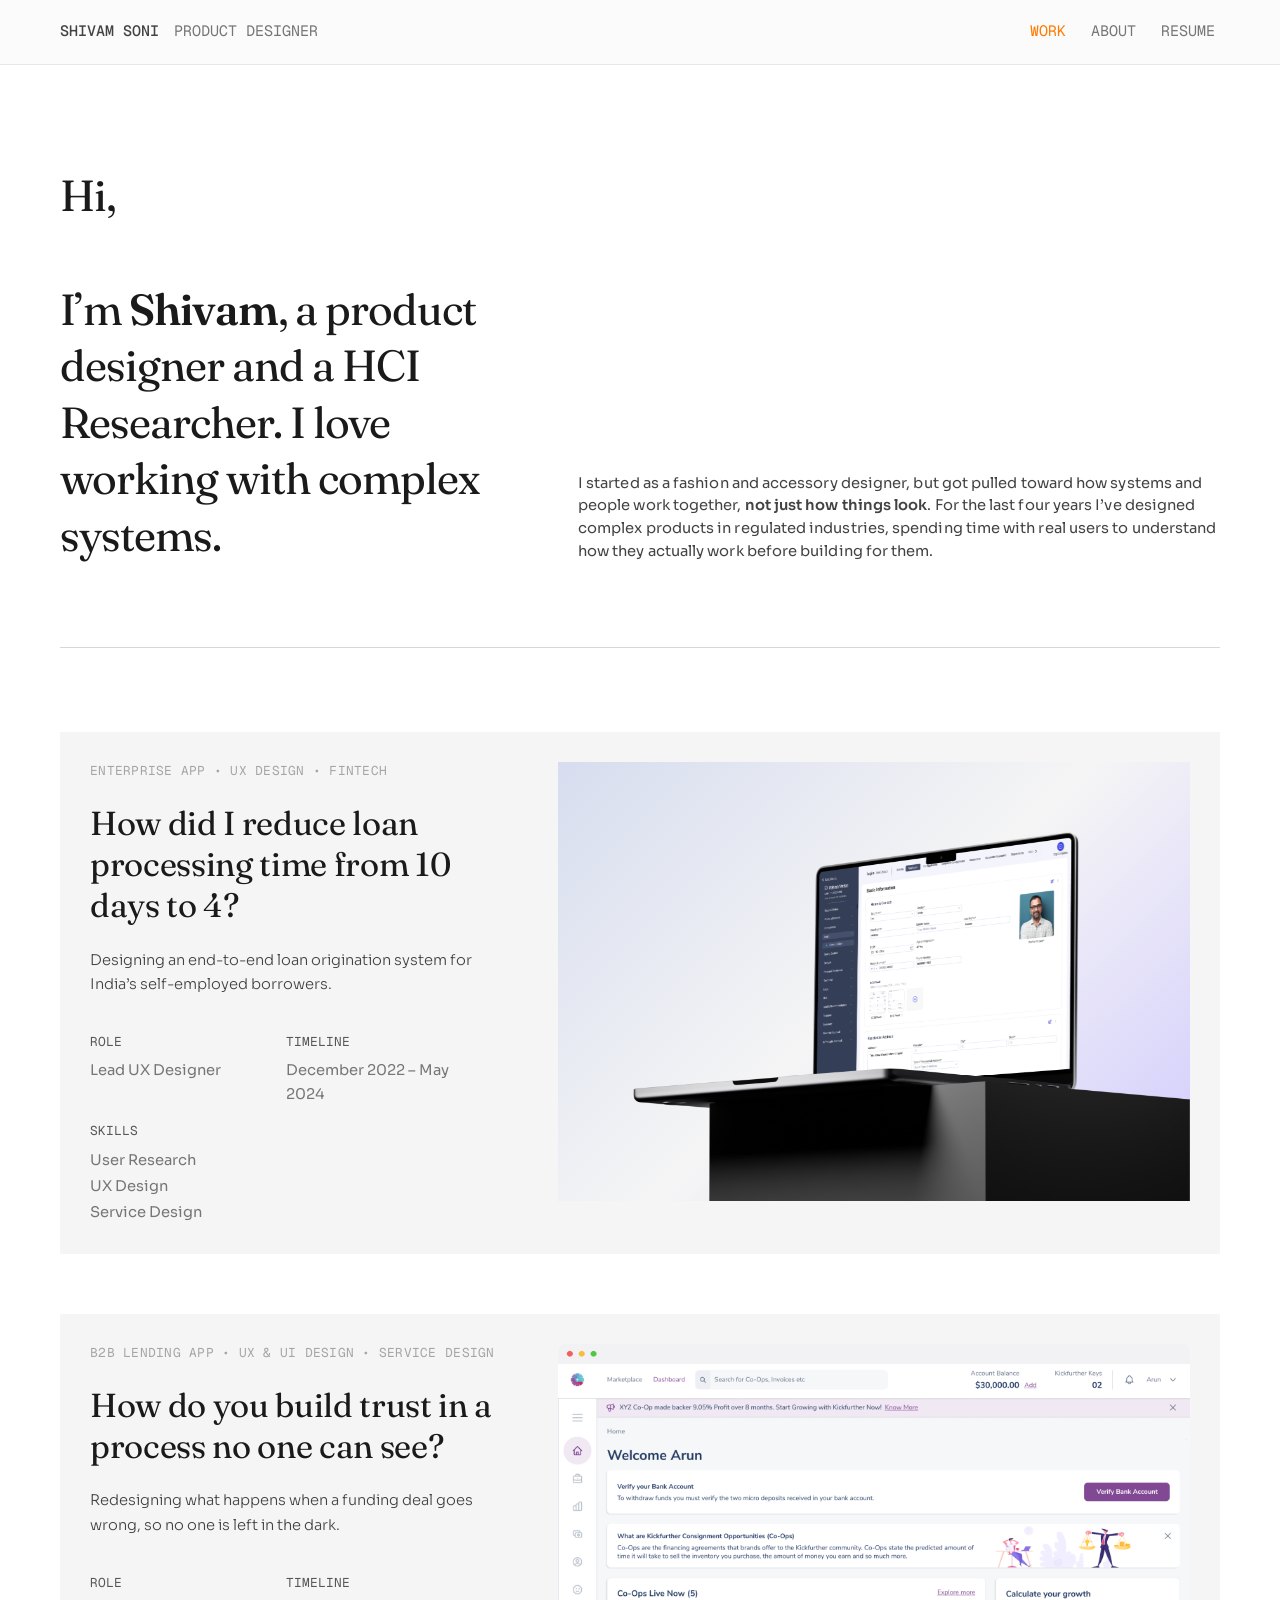
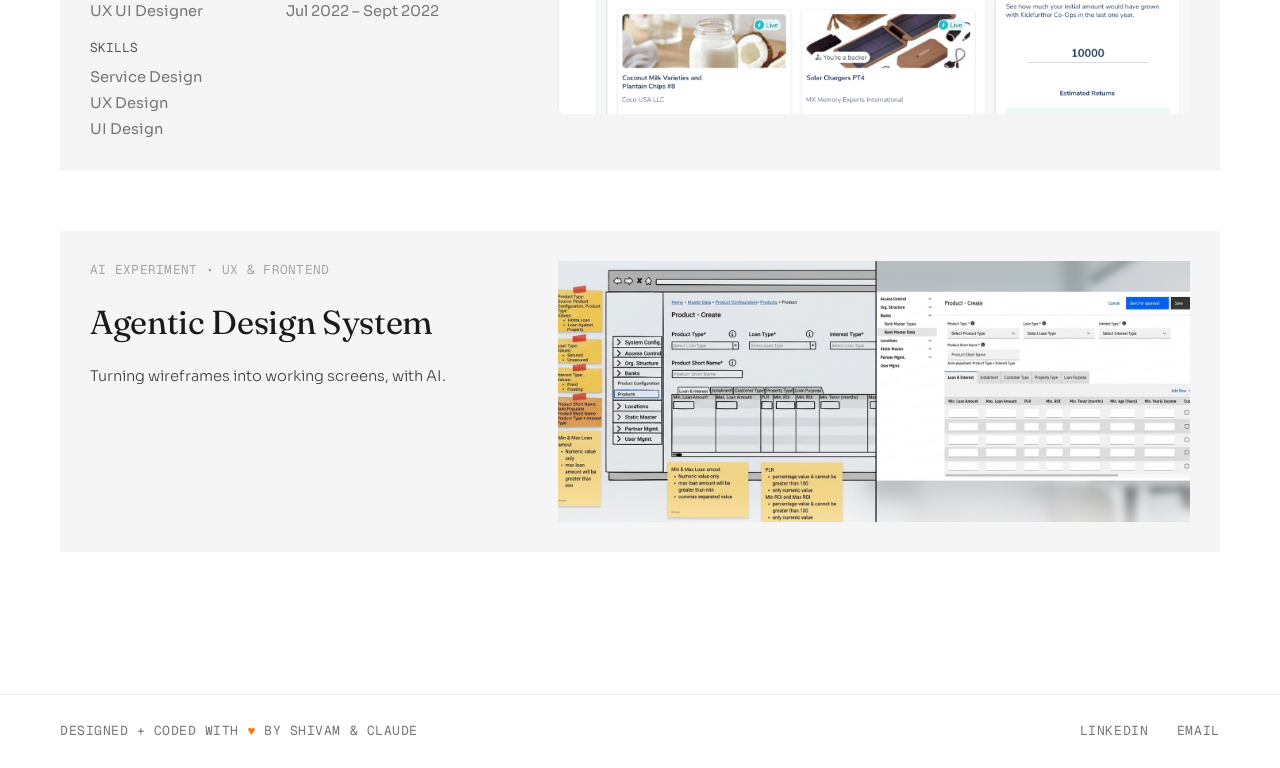
<file: index.html>
<!DOCTYPE html>
<html lang="en">
<head>
  <meta charset="UTF-8" />
  <meta name="viewport" content="width=device-width, initial-scale=1.0" />
  <!-- Microsoft Clarity -->
  <script type="text/javascript">
    (function(c,l,a,r,i,t,y){
        c[a]=c[a]||function(){(c[a].q=c[a].q||[]).push(arguments)};
        t=l.createElement(r);t.async=1;t.src="https://www.clarity.ms/tag/"+i;
        y=l.getElementsByTagName(r)[0];y.parentNode.insertBefore(t,y);
    })(window, document, "clarity", "script", "ylozhf8jq7");
  </script>
  <link rel="icon" href="assets/favicon.svg" type="image/svg+xml" />
  <link rel="icon" href="assets/favicon-32.png" sizes="32x32" type="image/png" />
  <link rel="apple-touch-icon" href="assets/apple-touch-icon.png" />
  <title>Shivam Soni — Product Designer</title>
  <meta name="description" content="Shivam Soni — product designer and HCI researcher who loves working with complex systems. Selected case studies: Sahayya, Kickfurther and Agentic Design System." />

  <!-- Open Graph -->
  <meta property="og:type" content="website" />
  <meta property="og:title" content="Shivam Soni — Product Designer" />
  <meta property="og:description" content="Product designer & HCI researcher who loves working with complex systems. Selected UX case studies." />
  <meta property="og:image" content="assets/img/kickfurther/hero.png" />

  <link rel="preconnect" href="https://fonts.googleapis.com" />
  <link rel="preconnect" href="https://fonts.gstatic.com" crossorigin />
  <link href="https://fonts.googleapis.com/css2?family=Fraunces:opsz,wght@9..144,400;9..144,500;9..144,600&family=Mukta:wght@400;500;600;700&family=Sora:wght@400;600&family=Geist+Mono:wght@400;500&display=swap" rel="stylesheet" />
  <link rel="stylesheet" href="assets/css/styles.css?v=20261017" />
</head>
<body class="hp">

  <!-- ===================== TOP NAV ===================== -->
  <header class="site-nav">
    <div class="site-nav__inner">
      <div class="site-nav__rail" aria-hidden="true"></div>
      <div class="site-nav__col">
      <a class="brand" href="index.html">
        <span class="brand__name">Shivam Soni</span>
        <span class="brand__role">Product Designer</span>
      </a>
      <nav class="site-nav__nav" aria-label="Primary">
        <button class="site-nav__toggle" type="button" aria-expanded="false" aria-controls="nav-menu">
          <span>Work</span>
          <svg class="site-nav__caret" viewBox="0 0 24 24" fill="none" aria-hidden="true"><path d="M6 9l6 6 6-6" stroke="currentColor" stroke-width="2" stroke-linecap="round" stroke-linejoin="round" /></svg>
        </button>
        <div class="site-nav__links" id="nav-menu">
          <a href="index.html" class="is-current" aria-current="page">Work</a>
          <a href="about.html">About</a>
          <a href="https://drive.google.com/file/d/1szhlKCJLZO5032RSUDJxsAey4lzY45WD/view?usp=drive_link" target="_blank" rel="noopener noreferrer">Resume</a>
        </div>
      </nav>
      </div>
    </div>
  </header>

  <!-- ===================== HOME ===================== -->
  <main class="hp-main">
    <div class="hp-stack">

      <!-- ===== Intro ===== -->
      <section class="hp-hero">
        <h1 class="hp-hero__title">Hi,<br /><br />I&rsquo;m <strong>Shivam</strong>, a product designer and a HCI Researcher. I love working with complex systems.</h1>
        <p class="hp-hero__intro">I started as a fashion and accessory designer, but got pulled toward how systems and people work together, <strong>not just how things look</strong>. For the last four years I&rsquo;ve designed complex products in regulated industries, spending time with real users to understand how they actually work before building for them.</p>
      </section>

      <hr class="hp-divider" />

      <!-- ===== Selected work ===== -->
      <h2 class="visually-hidden">Selected work</h2>
      <div class="hp-work">

        <!-- Sahayya -->
        <a class="hp-case" href="sahayya.html" aria-label="Sahayya case study — How did I reduce loan processing time from 10 days to 4?">
          <div class="hp-case__text">
            <div class="hp-case__head">
              <p class="hp-eyebrow">Enterprise app &bull; UX Design &bull; Fintech</p>
              <h3 class="hp-case__title"><span class="hp-case__title-u">How did I reduce loan processing time from 10 days to 4?</span></h3>
              <p class="hp-case__subtitle">Designing an end-to-end loan origination system for India&rsquo;s self-employed borrowers.</p>
            </div>
            <dl class="hp-meta">
              <div class="hp-meta__col"><dt>Role</dt><dd>Lead UX Designer</dd></div>
              <div class="hp-meta__col"><dt>Timeline</dt><dd>December 2022 &ndash; May 2024</dd></div>
              <div class="hp-meta__col"><dt>Skills</dt><dd><span>User Research</span><span>UX Design</span><span>Service Design</span></dd></div>
            </dl>
          </div>
          <figure class="hp-case__media">
            <!-- Animated "Moving gradient" shader behind the transparent laptop mockup -->
            <div class="sa-hero-stage" data-moving-gradient>
              <canvas class="sa-hero-stage__canvas" aria-hidden="true"></canvas>
              <img class="sa-hero-stage__mockup" src="assets/img/sahayya/hero-mockup.png"
                   width="2051" height="1426"
                   alt="Sahayya loan-origination app shown on a laptop" />
            </div>
          </figure>
        </a>

        <!-- Kickfurther -->
        <a class="hp-case" href="kickfurther.html" aria-label="Kickfurther case study — How do you build trust in a process no one can see?">
          <div class="hp-case__text">
            <div class="hp-case__head">
              <p class="hp-eyebrow">B2B Lending app &bull; UX &amp; UI Design &bull; Service Design</p>
              <h3 class="hp-case__title"><span class="hp-case__title-u">How do you build trust in a process no one can see?</span></h3>
              <p class="hp-case__subtitle">Redesigning what happens when a funding deal goes wrong, so no one is left in the dark.</p>
            </div>
            <dl class="hp-meta">
              <div class="hp-meta__col"><dt>Role</dt><dd>UX UI Designer</dd></div>
              <div class="hp-meta__col"><dt>Timeline</dt><dd>Jul 2022 &ndash; Sept 2022</dd></div>
              <div class="hp-meta__col"><dt>Skills</dt><dd><span>Service Design</span><span>UX Design</span><span>UI Design</span></dd></div>
            </dl>
          </div>
          <figure class="hp-case__media asset-slot" data-caption="Kickfurther investor dashboard mockup">
            <img src="assets/img/home/laptop-kickfurther.png" alt="Kickfurther dashboard — Co-Ops and account overview, in a browser mockup" />
          </figure>
        </a>

        <!-- Agentic Design System -->
        <a class="hp-case" href="agentic-ds.html" aria-label="Agentic Design System case study — Turning wireframes into working screens, with AI.">
          <div class="hp-case__text">
            <div class="hp-case__head">
              <p class="hp-eyebrow">AI Experiment &bull; UX &amp; Frontend</p>
              <h3 class="hp-case__title"><span class="hp-case__title-u">Agentic Design System</span></h3>
              <p class="hp-case__subtitle">Turning wireframes into working screens, with AI.</p>
            </div>
          </div>
          <figure class="hp-case__media hp-case__media--screen asset-slot" data-caption="Agentic Design System: a wireframe beside the Carbon screen the agent built">
            <img src="assets/video/agentic-ds/hero-poster.jpg" width="1641" height="656"
                 alt="A wireframe with sticky-note specs beside the Carbon design system screen built from it" />
          </figure>
        </a>

      </div>
    </div>
  </main>

  <!-- ===================== FOOTER ===================== -->
  <footer class="site-footer">
    <div class="site-footer__inner">
      <p class="site-footer__credit">Designed + Coded with <span class="heart">&hearts;</span> by Shivam &amp; Claude</p>
      <nav class="site-footer__links" aria-label="Social">
        <a href="https://www.linkedin.com/in/designbyshivam/" target="_blank" rel="noopener noreferrer">LinkedIn</a>
        <a href="mailto:shivamsoni164@gmail.com" target="_blank" rel="noopener noreferrer">Email</a>
      </nav>
    </div>
  </footer>

  <script src="assets/js/main.js?v=20261017"></script>
  <script type="module" src="assets/js/moving-gradient.js?v=20261017"></script>
</body>
</html>
</file>
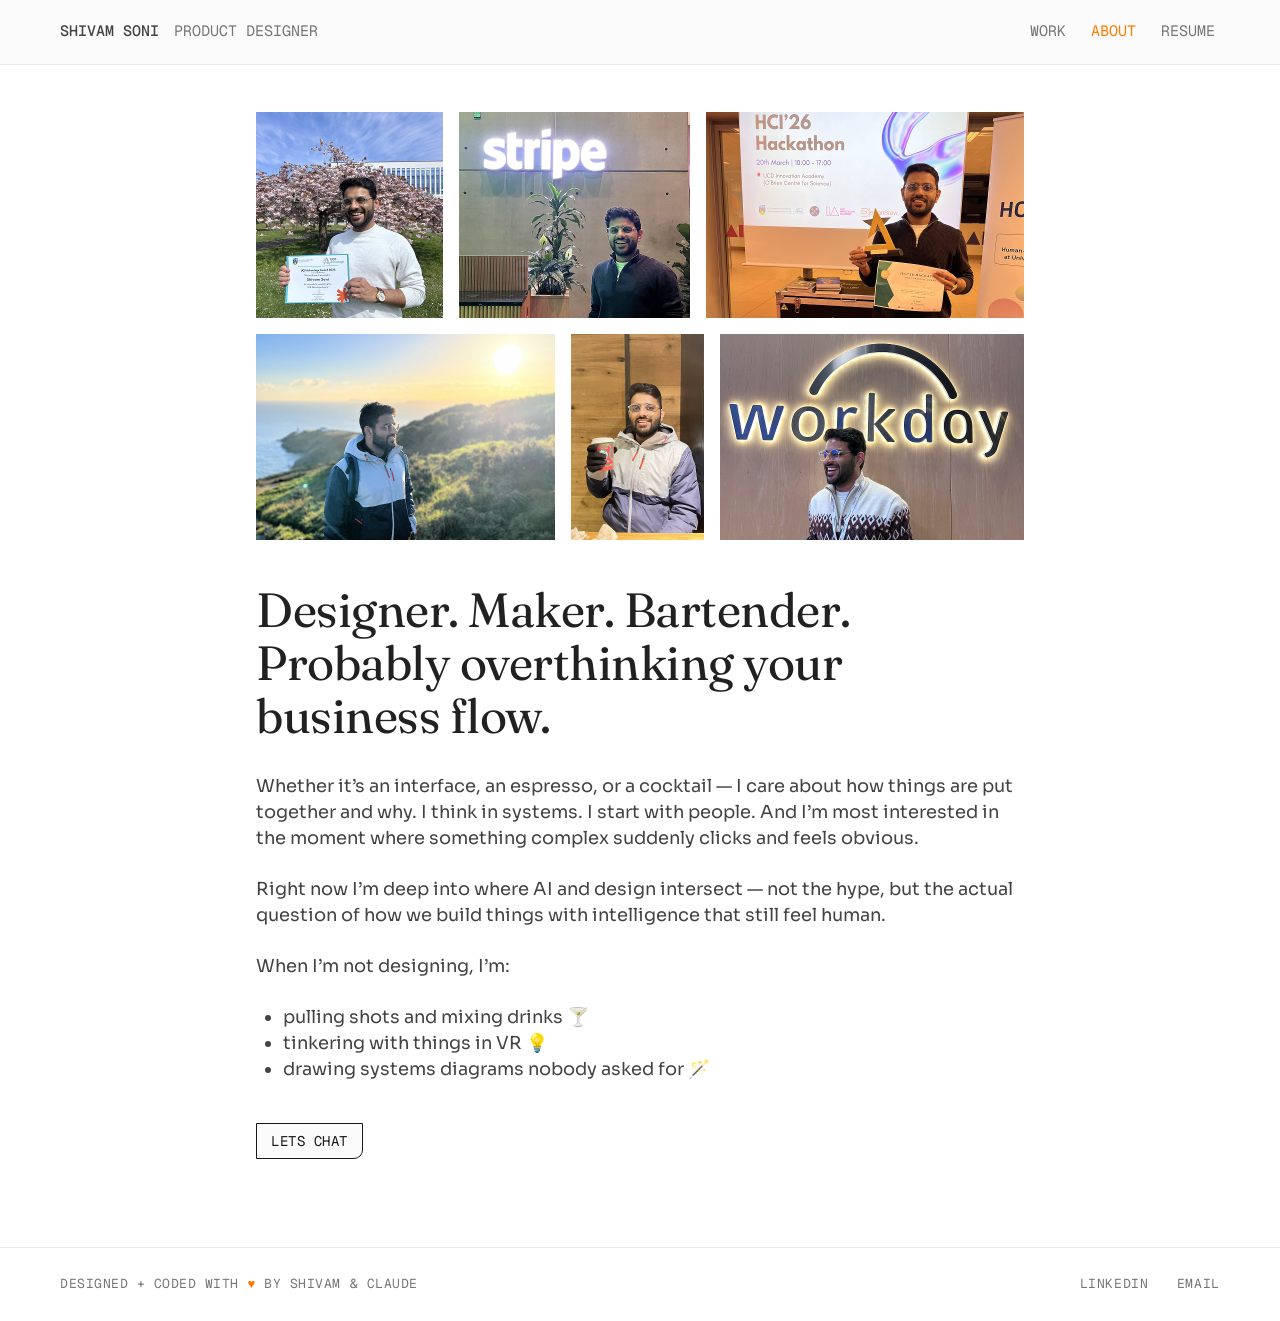
<file: about.html>
<!DOCTYPE html>
<html lang="en">
<head>
  <meta charset="UTF-8" />
  <meta name="viewport" content="width=device-width, initial-scale=1.0" />
  <!-- Microsoft Clarity -->
  <script type="text/javascript">
    (function(c,l,a,r,i,t,y){
        c[a]=c[a]||function(){(c[a].q=c[a].q||[]).push(arguments)};
        t=l.createElement(r);t.async=1;t.src="https://www.clarity.ms/tag/"+i;
        y=l.getElementsByTagName(r)[0];y.parentNode.insertBefore(t,y);
    })(window, document, "clarity", "script", "ylozhf8jq7");
  </script>
  <link rel="icon" href="assets/favicon.svg" type="image/svg+xml" />
  <link rel="icon" href="assets/favicon-32.png" sizes="32x32" type="image/png" />
  <link rel="apple-touch-icon" href="assets/apple-touch-icon.png" />
  <title>About — Shivam Soni</title>
  <meta name="description" content="About Shivam Soni — product designer, maker and bartender who thinks in systems and starts with people, now working where AI and design intersect." />

  <!-- Open Graph -->
  <meta property="og:type" content="website" />
  <meta property="og:title" content="About — Shivam Soni" />
  <meta property="og:description" content="Designer. Maker. Bartender. Probably overthinking your business flow." />
  <meta property="og:image" content="assets/img/kickfurther/hero.png" />

  <link rel="preconnect" href="https://fonts.googleapis.com" />
  <link rel="preconnect" href="https://fonts.gstatic.com" crossorigin />
  <link href="https://fonts.googleapis.com/css2?family=Fraunces:opsz,wght@9..144,400;9..144,500;9..144,600&family=Mukta:wght@400;500;600;700&family=Sora:wght@400;600&family=Geist+Mono:wght@400;500&display=swap" rel="stylesheet" />
  <link rel="stylesheet" href="assets/css/styles.css?v=20261017" />
</head>
<body class="home about">

  <!-- ===================== TOP NAV ===================== -->
  <header class="site-nav">
    <div class="site-nav__inner">
      <div class="site-nav__rail" aria-hidden="true"></div>
      <div class="site-nav__col">
      <a class="brand" href="index.html">
        <span class="brand__name">Shivam Soni</span>
        <span class="brand__role">Product Designer</span>
      </a>
      <nav class="site-nav__nav" aria-label="Primary">
        <button class="site-nav__toggle" type="button" aria-expanded="false" aria-controls="nav-menu">
          <span>About</span>
          <svg class="site-nav__caret" viewBox="0 0 24 24" fill="none" aria-hidden="true"><path d="M6 9l6 6 6-6" stroke="currentColor" stroke-width="2" stroke-linecap="round" stroke-linejoin="round" /></svg>
        </button>
        <div class="site-nav__links" id="nav-menu">
          <a href="index.html">Work</a>
          <a href="about.html" class="is-current" aria-current="page">About</a>
          <a href="https://drive.google.com/file/d/1szhlKCJLZO5032RSUDJxsAey4lzY45WD/view?usp=drive_link" target="_blank" rel="noopener noreferrer">Resume</a>
        </div>
      </nav>
      </div>
    </div>
  </header>

  <!-- ===================== ABOUT ===================== -->
  <div class="home-layout">
    <main class="home-content">
      <div class="about-stack">

        <!-- ===== Photo bento ===== -->
        <section class="about-bento" aria-label="Moments">
          <div class="about-bento__row about-bento__row--1">
            <figure class="about-bento__cell asset-slot" data-caption="Cherry blossoms &amp; a certificate">
              <img src="assets/img/about/photo-1.png" alt="Shivam holding a certificate under cherry blossoms" />
            </figure>
            <figure class="about-bento__cell asset-slot" data-caption="At the Stripe office">
              <img src="assets/img/about/photo-2.png" alt="Shivam in front of a Stripe sign" />
            </figure>
            <figure class="about-bento__cell asset-slot" data-caption="HCI&rsquo;26 Hackathon award">
              <img src="assets/img/about/photo-3.png" alt="Shivam holding an award at the HCI 2026 Hackathon" />
            </figure>
          </div>
          <div class="about-bento__row about-bento__row--2">
            <figure class="about-bento__cell asset-slot" data-caption="Sunset over the hills">
              <img src="assets/img/about/photo-4.png" alt="Shivam on a hillside at sunset" />
            </figure>
            <figure class="about-bento__cell asset-slot" data-caption="Coffee in hand">
              <img src="assets/img/about/photo-5.png" alt="Shivam holding a drink" />
            </figure>
            <figure class="about-bento__cell asset-slot" data-caption="At the Workday office">
              <img src="assets/img/about/photo-6.png" alt="Shivam in front of a Workday sign" />
            </figure>
          </div>
        </section>

        <!-- ===== Text ===== -->
        <div class="about-text">
          <h1 class="about-heading">Designer. Maker. Bartender. Probably overthinking your business flow.</h1>

          <div class="about-body">
            <p>Whether it&rsquo;s an interface, an espresso, or a cocktail &mdash; I care about how things are put together and why. I think in systems. I start with people. And I&rsquo;m most interested in the moment where something complex suddenly clicks and feels obvious.</p>
            <p>Right now I&rsquo;m deep into where AI and design intersect &mdash; not the hype, but the actual question of how we build things with intelligence that still feel human.</p>
            <p>When I&rsquo;m not designing, I&rsquo;m:</p>
            <ul>
              <li>pulling shots and mixing drinks &#127864;</li>
              <li>tinkering with things in VR &#128161;</li>
              <li>drawing systems diagrams nobody asked for &#129668;</li>
            </ul>
          </div>
        </div>

      </div>

      <div class="about-cta-wrap">
        <a class="about-cta" href="https://mail.google.com/mail/?view=cm&amp;fs=1&amp;to=shivamsoni164@gmail.com" target="_blank" rel="noopener noreferrer">Lets Chat</a>
      </div>
    </main>
  </div>

  <!-- ===================== FOOTER ===================== -->
  <footer class="site-footer">
    <div class="site-footer__inner">
      <p class="site-footer__credit">Designed + Coded with <span class="heart">&hearts;</span> by Shivam &amp; Claude</p>
      <nav class="site-footer__links" aria-label="Social">
        <a href="https://www.linkedin.com/in/designbyshivam/" target="_blank" rel="noopener noreferrer">LinkedIn</a>
        <a href="mailto:shivamsoni164@gmail.com" target="_blank" rel="noopener noreferrer">Email</a>
      </nav>
    </div>
  </footer>

  <script src="assets/js/main.js?v=20261017"></script>
</body>
</html>
</file>
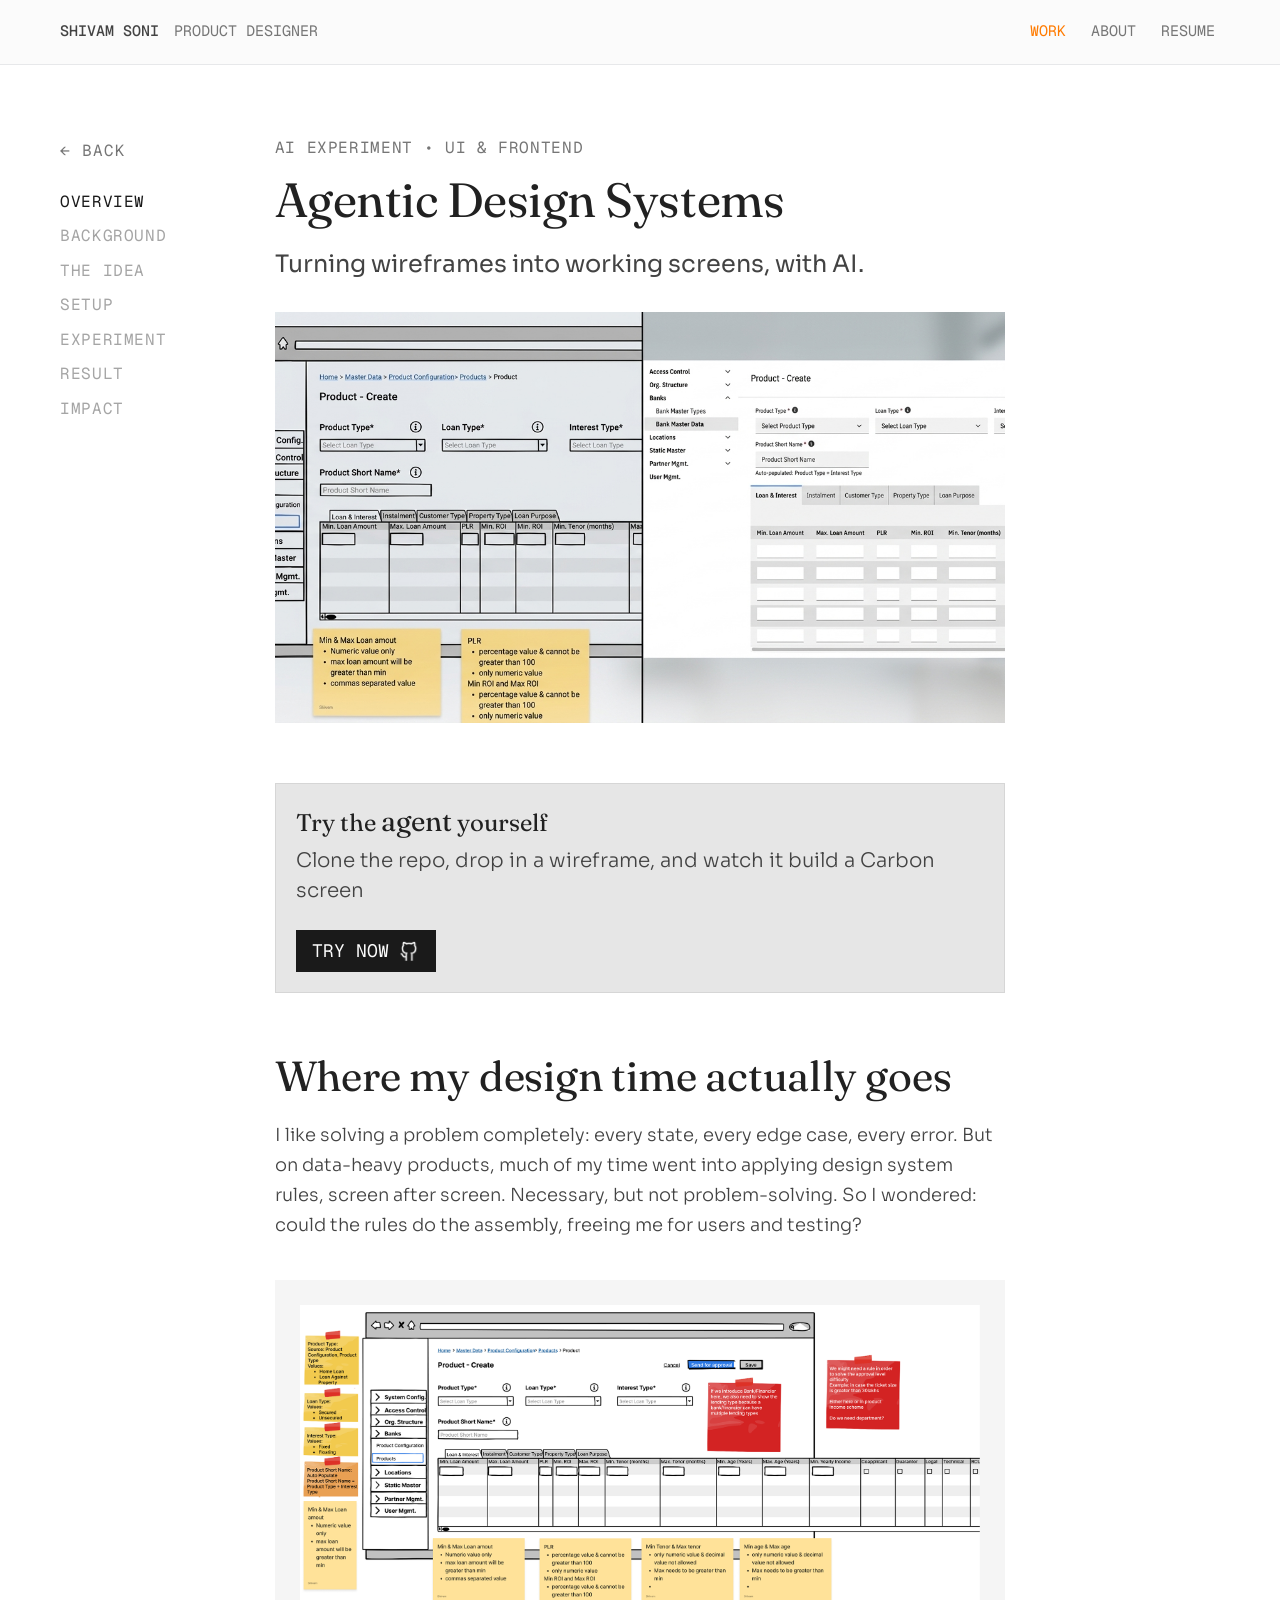
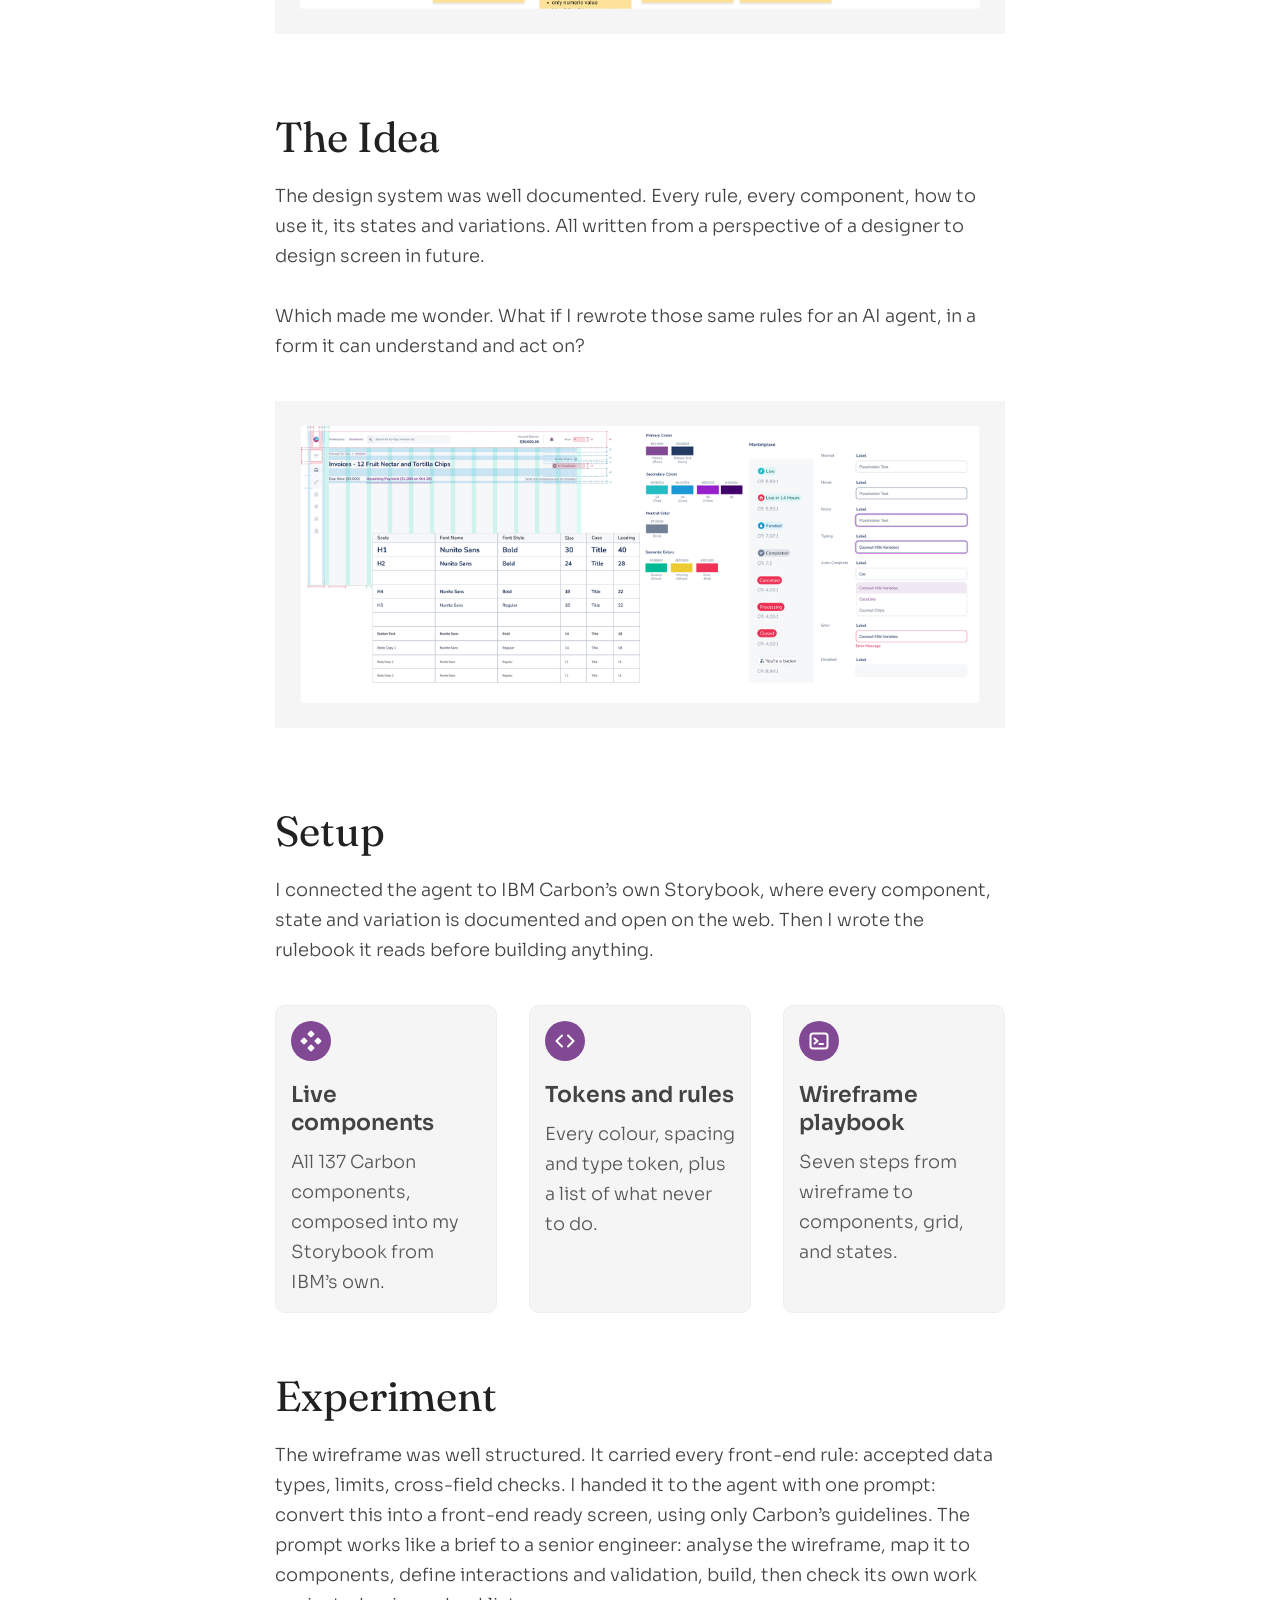
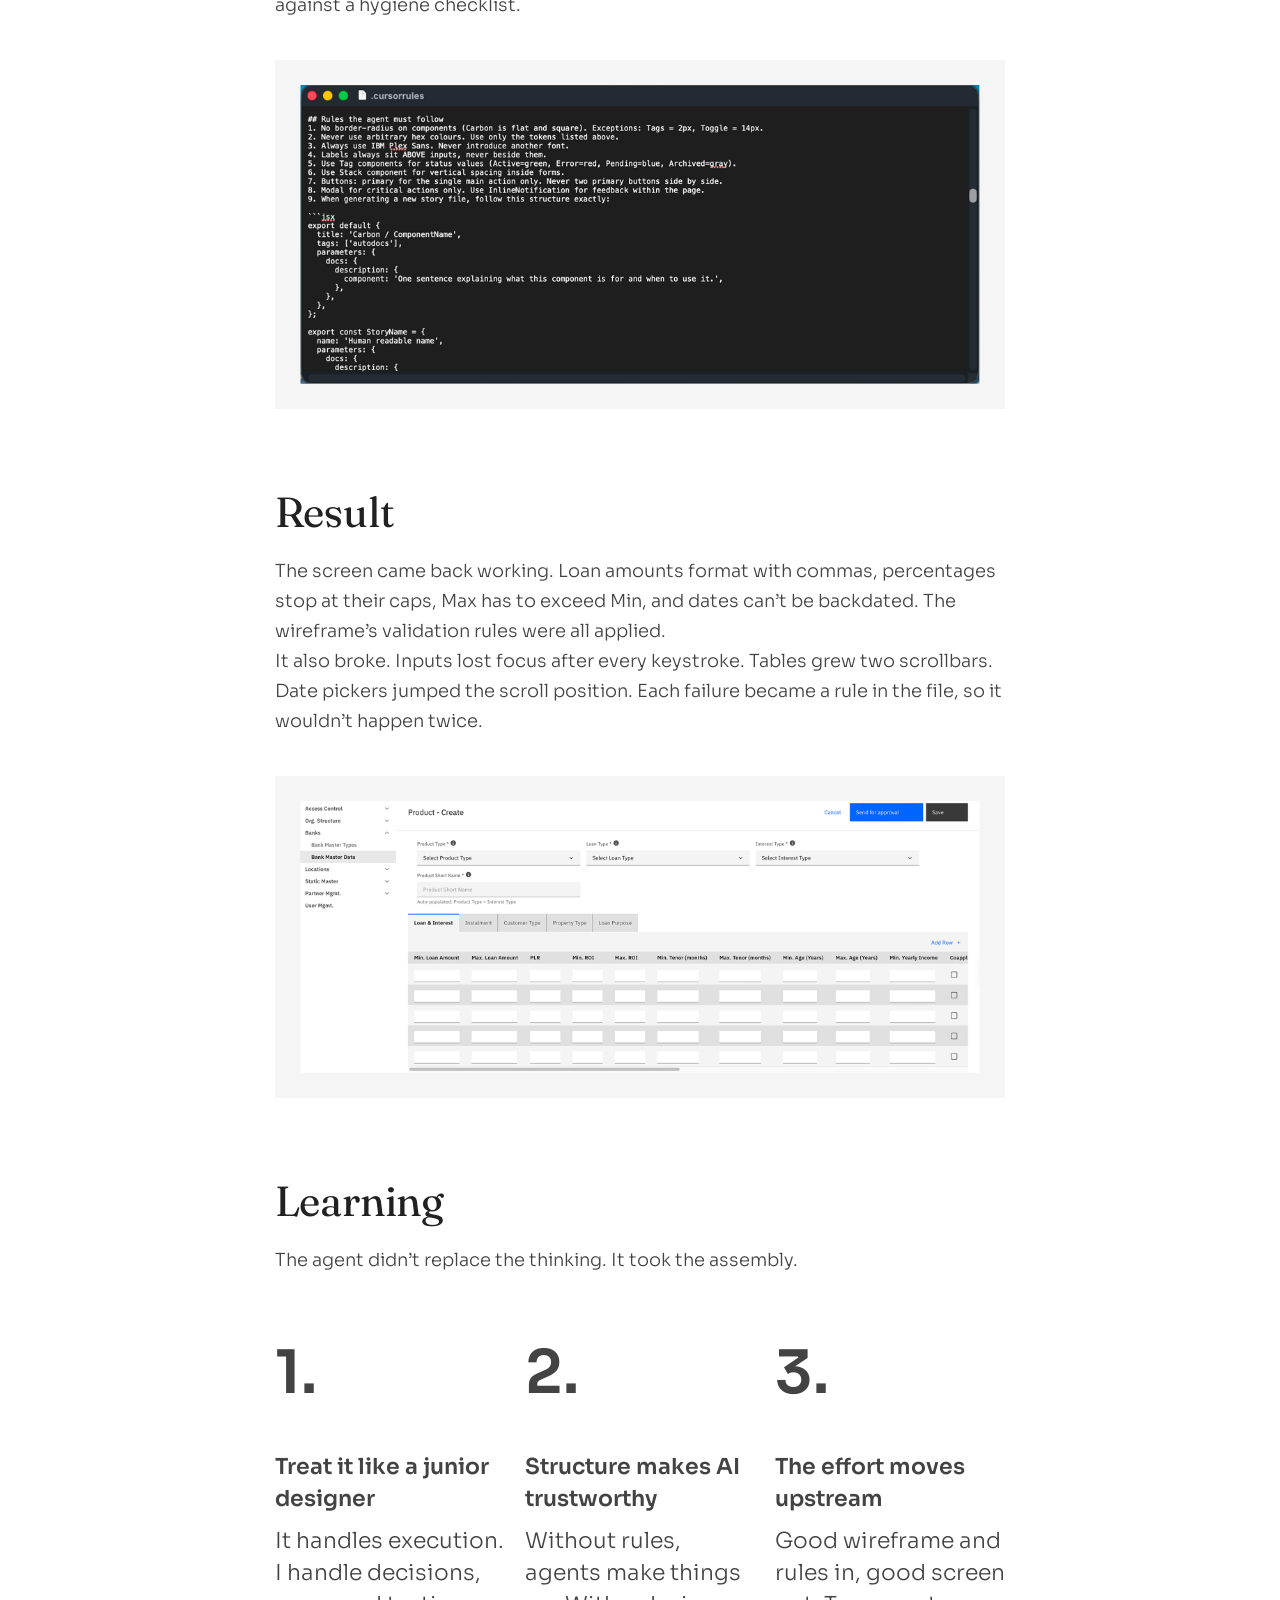
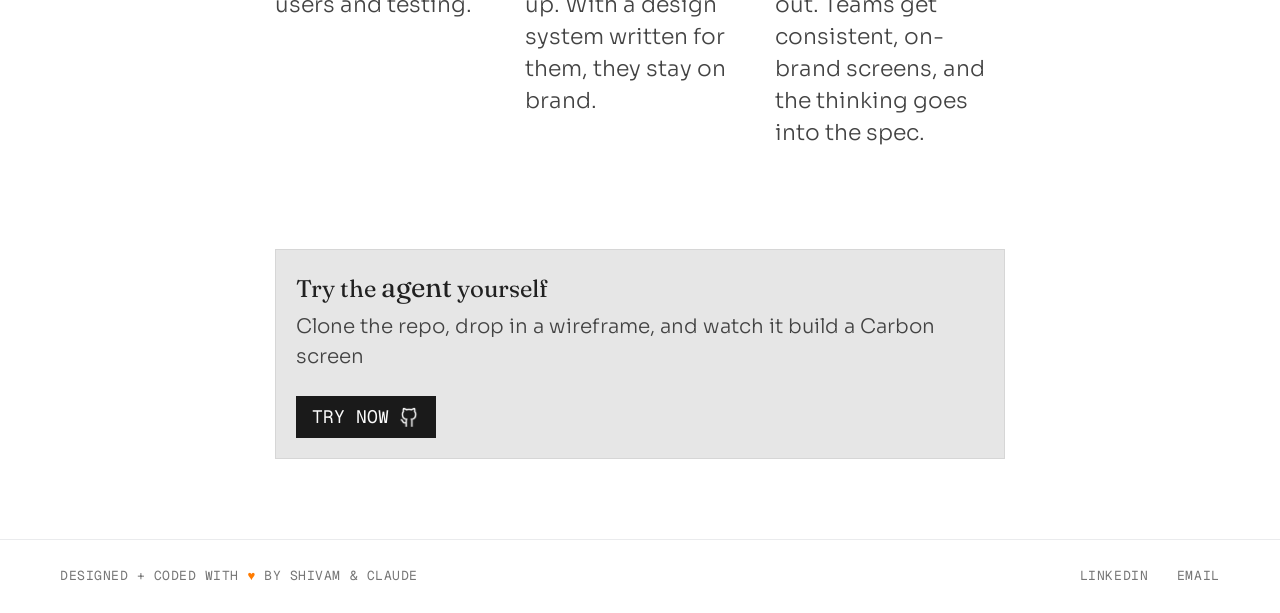
<file: agentic-ds.html>
<!DOCTYPE html>
<html lang="en">
<head>
  <meta charset="UTF-8" />
  <meta name="viewport" content="width=device-width, initial-scale=1.0" />
  <!-- Microsoft Clarity -->
  <script type="text/javascript">
    (function(c,l,a,r,i,t,y){
        c[a]=c[a]||function(){(c[a].q=c[a].q||[]).push(arguments)};
        t=l.createElement(r);t.async=1;t.src="https://www.clarity.ms/tag/"+i;
        y=l.getElementsByTagName(r)[0];y.parentNode.insertBefore(t,y);
    })(window, document, "clarity", "script", "ylozhf8jq7");
  </script>
  <link rel="icon" href="assets/favicon.svg" type="image/svg+xml" />
  <link rel="icon" href="assets/favicon-32.png" sizes="32x32" type="image/png" />
  <link rel="apple-touch-icon" href="assets/apple-touch-icon.png" />
  <title>Agentic Design Systems — Shivam Soni</title>
  <meta name="description" content="AI experiment: rewriting a design system's rules for an AI agent so it turns wireframes into working, on-brand front-end screens." />

  <!-- Open Graph -->
  <meta property="og:type" content="website" />
  <meta property="og:title" content="Agentic Design Systems — Turning wireframes into working screens, with AI" />
  <meta property="og:description" content="An AI experiment by Shivam Soni: a design system written for an agent, so it builds front-end screens from wireframes." />

  <link rel="preconnect" href="https://fonts.googleapis.com" />
  <link rel="preconnect" href="https://fonts.gstatic.com" crossorigin />
  <link href="https://fonts.googleapis.com/css2?family=Fraunces:opsz,wght@9..144,400;9..144,500;9..144,600&family=Mukta:wght@400;500;600;700&family=Sora:wght@300;400;600;700&family=Geist+Mono:wght@400;500&display=swap" rel="stylesheet" />
  <link rel="stylesheet" href="assets/css/styles.css?v=20261017" />
</head>
<!-- kf cs sa = shared case-study kit + grey-panel screenshots; ag = this page's Figma-specific styles -->
<body class="kf cs sa ag">

  <!-- ===================== TOP NAV ===================== -->
  <header class="site-nav">
    <div class="site-nav__inner">
      <div class="site-nav__rail" aria-hidden="true"></div>
      <div class="site-nav__col">
      <a class="brand" href="index.html">
        <span class="brand__name">Shivam Soni</span>
        <span class="brand__role">Product Designer</span>
      </a>
      <nav class="site-nav__nav" aria-label="Primary">
        <button class="site-nav__toggle" type="button" aria-expanded="false" aria-controls="nav-menu">
          <span>Work</span>
          <svg class="site-nav__caret" viewBox="0 0 24 24" fill="none" aria-hidden="true"><path d="M6 9l6 6 6-6" stroke="currentColor" stroke-width="2" stroke-linecap="round" stroke-linejoin="round" /></svg>
        </button>
        <div class="site-nav__links" id="nav-menu">
          <a href="index.html" class="is-current">Work</a>
          <a href="about.html">About</a>
          <a href="https://drive.google.com/file/d/1szhlKCJLZO5032RSUDJxsAey4lzY45WD/view?usp=drive_link" target="_blank" rel="noopener noreferrer">Resume</a>
        </div>
      </nav>
      </div>
    </div>
  </header>

  <!-- ===================== MAIN LAYOUT ===================== -->
  <div class="layout">

    <!-- ---- Sticky sidebar ---- -->
    <aside class="sidebar">
      <a class="sidebar__back" href="index.html">&larr; Back</a>
      <nav class="section-nav" aria-label="Sections">
        <a href="#overview" class="section-nav__link">Overview</a>
        <a href="#background" class="section-nav__link">Background</a>
        <a href="#the-idea" class="section-nav__link">The idea</a>
        <a href="#setup" class="section-nav__link">Setup</a>
        <a href="#experiment" class="section-nav__link">Experiment</a>
        <a href="#result" class="section-nav__link">Result</a>
        <a href="#learning" class="section-nav__link">Impact</a>
      </nav>
    </aside>

    <!-- ---- Content column ---- -->
    <main class="content">

      <!-- ===== HERO / OVERVIEW ===== -->
      <section id="overview" class="section hero">
        <p class="eyebrow">AI Experiment &bull; UI &amp; Frontend</p>
        <h1 class="hero__title">Agentic Design Systems</h1>
        <p class="hero__subtitle">Turning wireframes into working screens, with AI.</p>

        <!-- Hero video: starts muted (browsers only autoplay muted video) and plays once.
             The custom bar below gives play/pause, a timeline and mute/unmute; main.js
             removes the native `controls` fallback and wires everything up. -->
        <figure class="asset-slot hero__image" data-caption="Agentic Design Systems — hero video">
          <video class="hero__video" autoplay muted playsinline controls preload="metadata"
                 poster="assets/video/agentic-ds/hero-poster.jpg"
                 aria-label="Agentic Design Systems hero video">
            <source src="assets/video/agentic-ds/hero.mp4" type="video/mp4" />
          </video>
          <!-- Same image as the poster: shown in place of the video if it can't load -->
          <img class="hero__fallback" src="assets/video/agentic-ds/hero-poster.jpg" alt="Agentic Design Systems: a wireframe on the left becomes a Carbon design system screen on the right" hidden />
          <div class="vc" role="group" aria-label="Video controls" data-state="paused" data-muted="true" hidden>
            <button class="vc__btn vc__play" type="button" aria-label="Play">
              <!-- The recording has no audio, so the mute button is hidden (remove `hidden` if a soundtrack is added).
               icons drawn in the css.gg style (24px grid): play, pause, replay -->
              <svg class="vc__icon vc__icon--play" viewBox="0 0 24 24" aria-hidden="true"><path d="M8 5.2v13.6L19 12 8 5.2Z" fill="currentColor"/></svg>
              <svg class="vc__icon vc__icon--pause" viewBox="0 0 24 24" aria-hidden="true"><path d="M6 5h4v14H6V5Zm8 0h4v14h-4V5Z" fill="currentColor"/></svg>
              <svg class="vc__icon vc__icon--replay" viewBox="0 0 24 24" fill="none" aria-hidden="true"><path d="M4 12a8 8 0 1 0 2.5-5.8" stroke="currentColor" stroke-width="2" stroke-linecap="square"/><path d="M4 4v5h5" stroke="currentColor" stroke-width="2" stroke-linecap="square"/></svg>
            </button>
            <input class="vc__seek" type="range" min="0" max="1000" step="1" value="0" aria-label="Seek" />
            <span class="vc__time" aria-hidden="true">0:00 / 0:00</span>
            <button class="vc__btn vc__mute" type="button" aria-label="Unmute" hidden>
              <svg class="vc__icon vc__icon--mute" viewBox="0 0 24 24" fill="none" aria-hidden="true"><path d="M4 9v6h4l5 4V5L8 9H4Z" fill="currentColor"/><path d="m16.5 9.5 5 5m0-5-5 5" stroke="currentColor" stroke-width="2" stroke-linecap="square"/></svg>
              <svg class="vc__icon vc__icon--volume" viewBox="0 0 24 24" fill="none" aria-hidden="true"><path d="M4 9v6h4l5 4V5L8 9H4Z" fill="currentColor"/><path d="M16.5 8.8a4.6 4.6 0 0 1 0 6.4M19 6.2a8.2 8.2 0 0 1 0 11.6" stroke="currentColor" stroke-width="2" stroke-linecap="square"/></svg>
            </button>
          </div>
        </figure>
      </section>

      <!-- ===== BANNER: try the agent ===== -->
      <aside class="ag-banner" aria-label="Try the agent yourself">
        <div class="ag-banner__text">
          <h2 class="ag-banner__title">Try the <span class="ag-banner__em">agent</span> yourself</h2>
          <p class="ag-banner__desc">Clone the repo, drop in a wireframe, and watch it build a Carbon screen</p>
        </div>
        <a class="ag-banner__btn" href="https://github.com/shivamsoni164/Agentic-Carbon-Design-System" target="_blank" rel="noopener noreferrer">
          <span>Try now</span>
          <img class="ag-banner__icon" src="assets/img/agentic-ds/github.png" width="21" height="21" alt="" />
          <span class="visually-hidden">(opens the GitHub repository in a new tab)</span>
        </a>
      </aside>

      <!-- ===== BACKGROUND ===== -->
      <section id="background" class="section">
        <h2 class="section__title">Where my design time actually goes</h2>
        <p class="body">I like solving a problem completely: every state, every edge case, every error. But on data-heavy products, much of my time went into applying design system rules, screen after screen. Necessary, but not problem-solving. So I wondered: could the rules do the assembly, freeing me for users and testing?</p>

        <figure class="asset-slot sa-shot" data-caption="The original wireframe, annotated with sticky notes">
          <img src="assets/img/agentic-ds/wireframe.png" alt="A wireframe of a product screen covered in sticky notes that capture design-system rules" />
        </figure>
      </section>

      <!-- ===== THE IDEA ===== -->
      <section id="the-idea" class="section">
        <h2 class="section__title">The Idea</h2>
        <p class="body">The design system was well documented. Every rule, every component, how to use it, its states and variations. All written from a perspective of a designer to design screen in future.<br /><br />Which made me wonder. What if I rewrote those same rules for an AI agent, in a form it can understand and act on?</p>

        <figure class="asset-slot sa-shot" data-caption="The design system documentation">
          <img src="assets/img/agentic-ds/design-system-docs.png" alt="The design system documentation: grid and type scale, colour palette, status chips and form-input states" />
        </figure>
      </section>

      <!-- ===== SETUP ===== -->
      <section id="setup" class="section">
        <h2 class="section__title">Setup</h2>
        <p class="body">I connected the agent to IBM Carbon&rsquo;s own Storybook, where every component, state and variation is documented and open on the web. Then I wrote the rulebook it reads before building anything.</p>

        <ul class="ag-cards">
          <li class="ag-card">
            <svg class="ag-card__icon" viewBox="0 0 40 40" fill="none" aria-hidden="true">
              <circle cx="20" cy="20" r="20" fill="#814994" />
              <g fill="#fff">
                <rect x="17.2" y="10.2" width="5.6" height="5.6" rx="1.2" transform="rotate(45 20 13)" />
                <rect x="24.2" y="17.2" width="5.6" height="5.6" rx="1.2" transform="rotate(45 27 20)" />
                <rect x="17.2" y="24.2" width="5.6" height="5.6" rx="1.2" transform="rotate(45 20 27)" />
                <rect x="10.2" y="17.2" width="5.6" height="5.6" rx="1.2" transform="rotate(45 13 20)" />
              </g>
            </svg>
            <div class="ag-card__text">
              <h3 class="ag-card__title">Live components</h3>
              <p class="ag-card__desc">All 137 Carbon components, composed into my Storybook from IBM&rsquo;s own.</p>
            </div>
          </li>
          <li class="ag-card">
            <svg class="ag-card__icon" viewBox="0 0 40 40" fill="none" aria-hidden="true">
              <circle cx="20" cy="20" r="20" fill="#814994" />
              <path d="M17 14.5 11.5 20 17 25.5M23 14.5 28.5 20 23 25.5" stroke="#fff" stroke-width="2" stroke-linecap="round" stroke-linejoin="round" />
            </svg>
            <div class="ag-card__text">
              <h3 class="ag-card__title">Tokens and rules</h3>
              <p class="ag-card__desc">Every colour, spacing and type token, plus a list of what never to do.</p>
            </div>
          </li>
          <li class="ag-card">
            <svg class="ag-card__icon" viewBox="0 0 40 40" fill="none" aria-hidden="true">
              <circle cx="20" cy="20" r="20" fill="#814994" />
              <rect x="11.5" y="12.5" width="17" height="15" rx="2.5" stroke="#fff" stroke-width="2" />
              <path d="m15.5 17.5 3 2.5-3 2.5M20.5 23h3.5" stroke="#fff" stroke-width="2" stroke-linecap="round" stroke-linejoin="round" />
            </svg>
            <div class="ag-card__text">
              <h3 class="ag-card__title">Wireframe playbook</h3>
              <p class="ag-card__desc">Seven steps from wireframe to components, grid, and states.</p>
            </div>
          </li>
        </ul>
      </section>

      <!-- ===== EXPERIMENT ===== -->
      <section id="experiment" class="section">
        <h2 class="section__title">Experiment</h2>
        <p class="body">The wireframe was well structured. It carried every front-end rule: accepted data types, limits, cross-field checks. I handed it to the agent with one prompt: convert this into a front-end ready screen, using only Carbon&rsquo;s guidelines. The prompt works like a brief to a senior engineer: analyse the wireframe, map it to components, define interactions and validation, build, then check its own work against a hygiene checklist.</p>

        <figure class="asset-slot sa-shot" data-caption="The rulebook file the agent reads">
          <img src="assets/img/agentic-ds/rules-file.png" alt="The rulebook file the agent reads before building: a code editor showing the front-end rules" />
        </figure>
      </section>

      <!-- ===== RESULT ===== -->
      <section id="result" class="section">
        <h2 class="section__title">Result</h2>
        <p class="body">The screen came back working. Loan amounts format with commas, percentages stop at their caps, Max has to exceed Min, and dates can&rsquo;t be backdated. The wireframe&rsquo;s validation rules were all applied.<br />It also broke. Inputs lost focus after every keystroke. Tables grew two scrollbars. Date pickers jumped the scroll position. Each failure became a rule in the file, so it wouldn&rsquo;t happen twice.</p>

        <figure class="asset-slot sa-shot" data-caption="The screen the agent built">
          <img src="assets/img/agentic-ds/result-screen.png" alt="The screen the agent built: a Product - Create form with tabs and an editable table" />
        </figure>
      </section>

      <!-- ===== LEARNING ===== -->
      <section id="learning" class="section">
        <h2 class="section__title">Learning</h2>
        <p class="body">The agent didn&rsquo;t replace the thinking. It took the assembly.</p>

        <div class="ag-lessons">
          <div class="ag-lesson">
            <span class="ag-lesson__num">1.</span>
            <div class="ag-lesson__text">
              <h3 class="ag-lesson__title">Treat it like a junior designer</h3>
              <p class="ag-lesson__desc">It handles execution. I handle decisions, users and testing.</p>
            </div>
          </div>
          <div class="ag-lesson">
            <span class="ag-lesson__num">2.</span>
            <div class="ag-lesson__text">
              <h3 class="ag-lesson__title">Structure makes AI trustworthy</h3>
              <p class="ag-lesson__desc">Without rules, agents make things up. With a design system written for them, they stay on brand.</p>
            </div>
          </div>
          <div class="ag-lesson">
            <span class="ag-lesson__num">3.</span>
            <div class="ag-lesson__text">
              <h3 class="ag-lesson__title">The effort moves upstream</h3>
              <p class="ag-lesson__desc">Good wireframe and rules in, good screen out. Teams get consistent, on-brand screens, and the thinking goes into the spec.</p>
            </div>
          </div>
        </div>
      </section>

      <!-- ===== BANNER: try the agent ===== -->
      <aside class="ag-banner" aria-label="Try the agent yourself">
        <div class="ag-banner__text">
          <h2 class="ag-banner__title">Try the <span class="ag-banner__em">agent</span> yourself</h2>
          <p class="ag-banner__desc">Clone the repo, drop in a wireframe, and watch it build a Carbon screen</p>
        </div>
        <a class="ag-banner__btn" href="https://github.com/shivamsoni164/Agentic-Carbon-Design-System" target="_blank" rel="noopener noreferrer">
          <span>Try now</span>
          <img class="ag-banner__icon" src="assets/img/agentic-ds/github.png" width="21" height="21" alt="" />
          <span class="visually-hidden">(opens the GitHub repository in a new tab)</span>
        </a>
      </aside>

    </main>
  </div>

  <!-- ===================== FOOTER ===================== -->
  <footer class="site-footer">
    <div class="site-footer__inner">
      <p class="site-footer__credit">Designed + Coded with <span class="heart">&hearts;</span> by Shivam &amp; Claude</p>
      <nav class="site-footer__links" aria-label="Social">
        <a href="https://www.linkedin.com/in/designbyshivam/" target="_blank" rel="noopener noreferrer">LinkedIn</a>
        <a href="mailto:shivamsoni164@gmail.com" target="_blank" rel="noopener noreferrer">Email</a>
      </nav>
    </div>
  </footer>

  <script src="assets/js/main.js?v=20261017"></script>
</body>
</html>
</file>
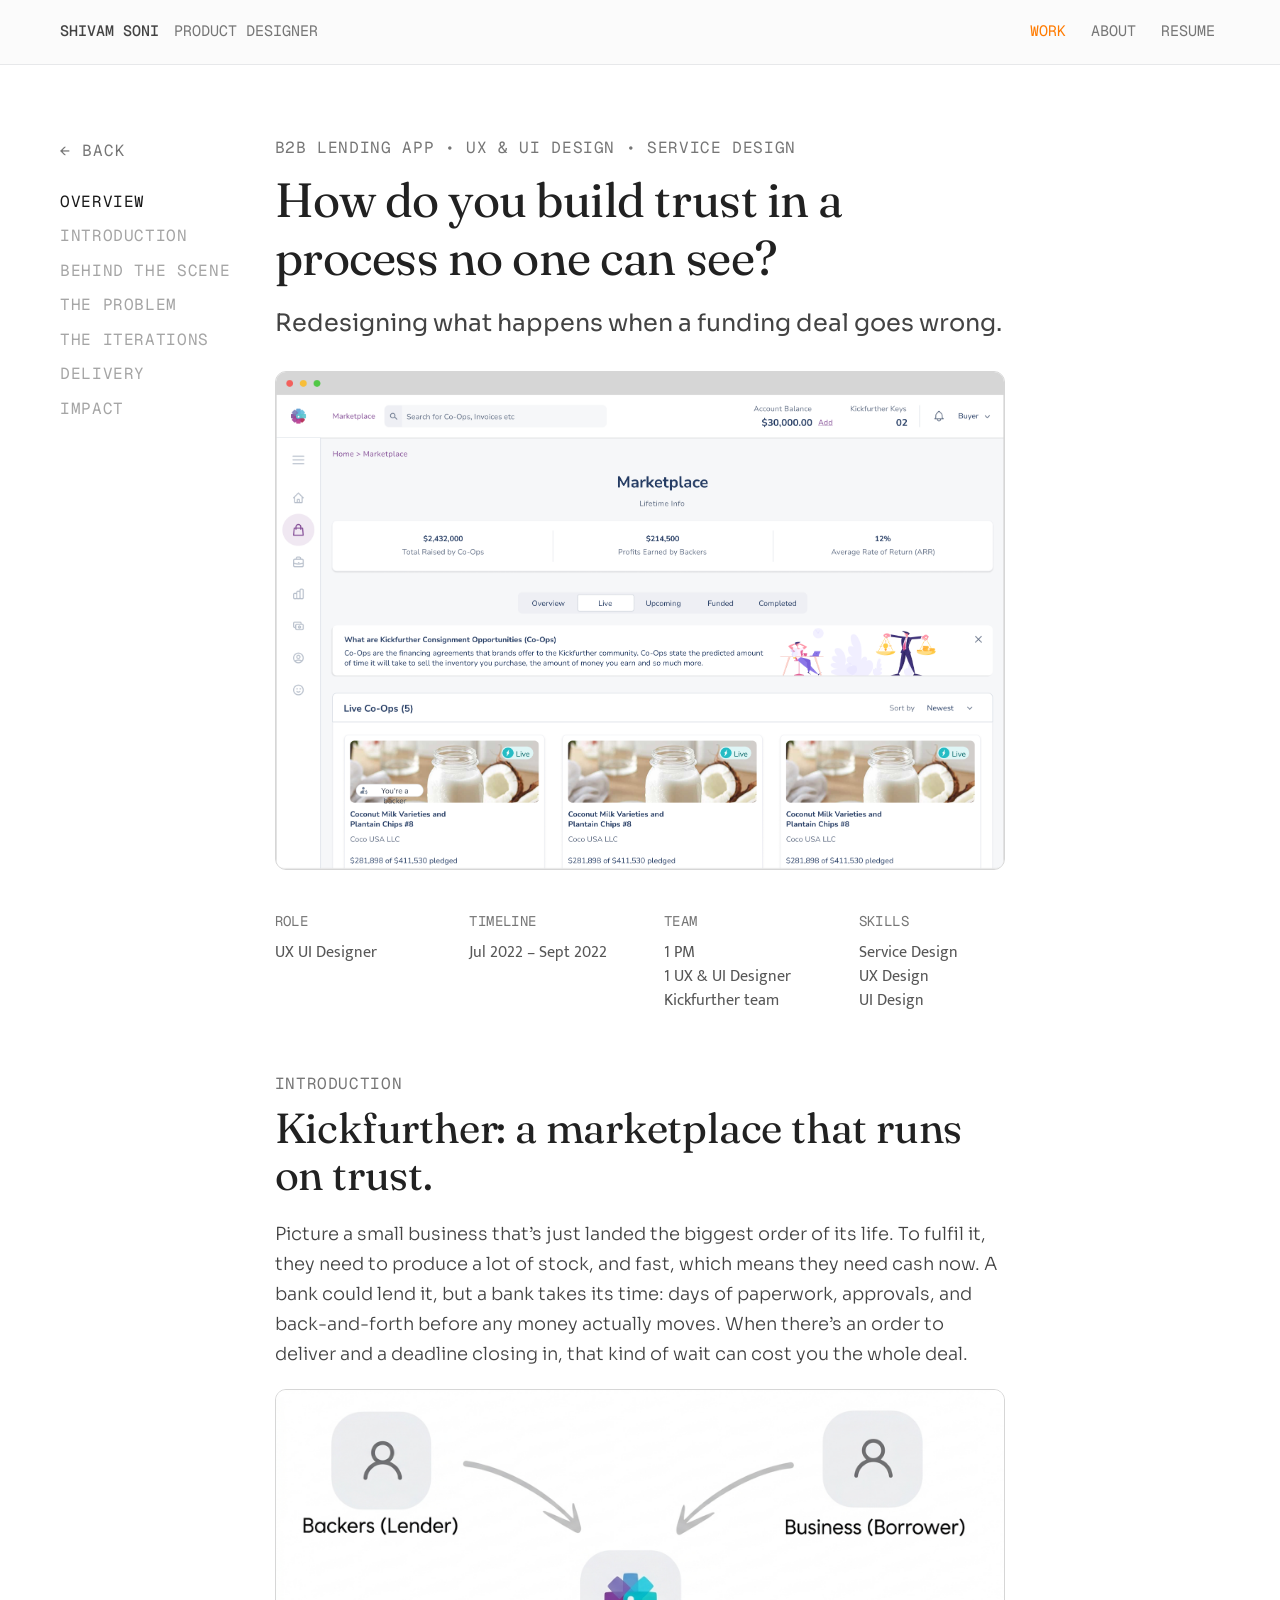
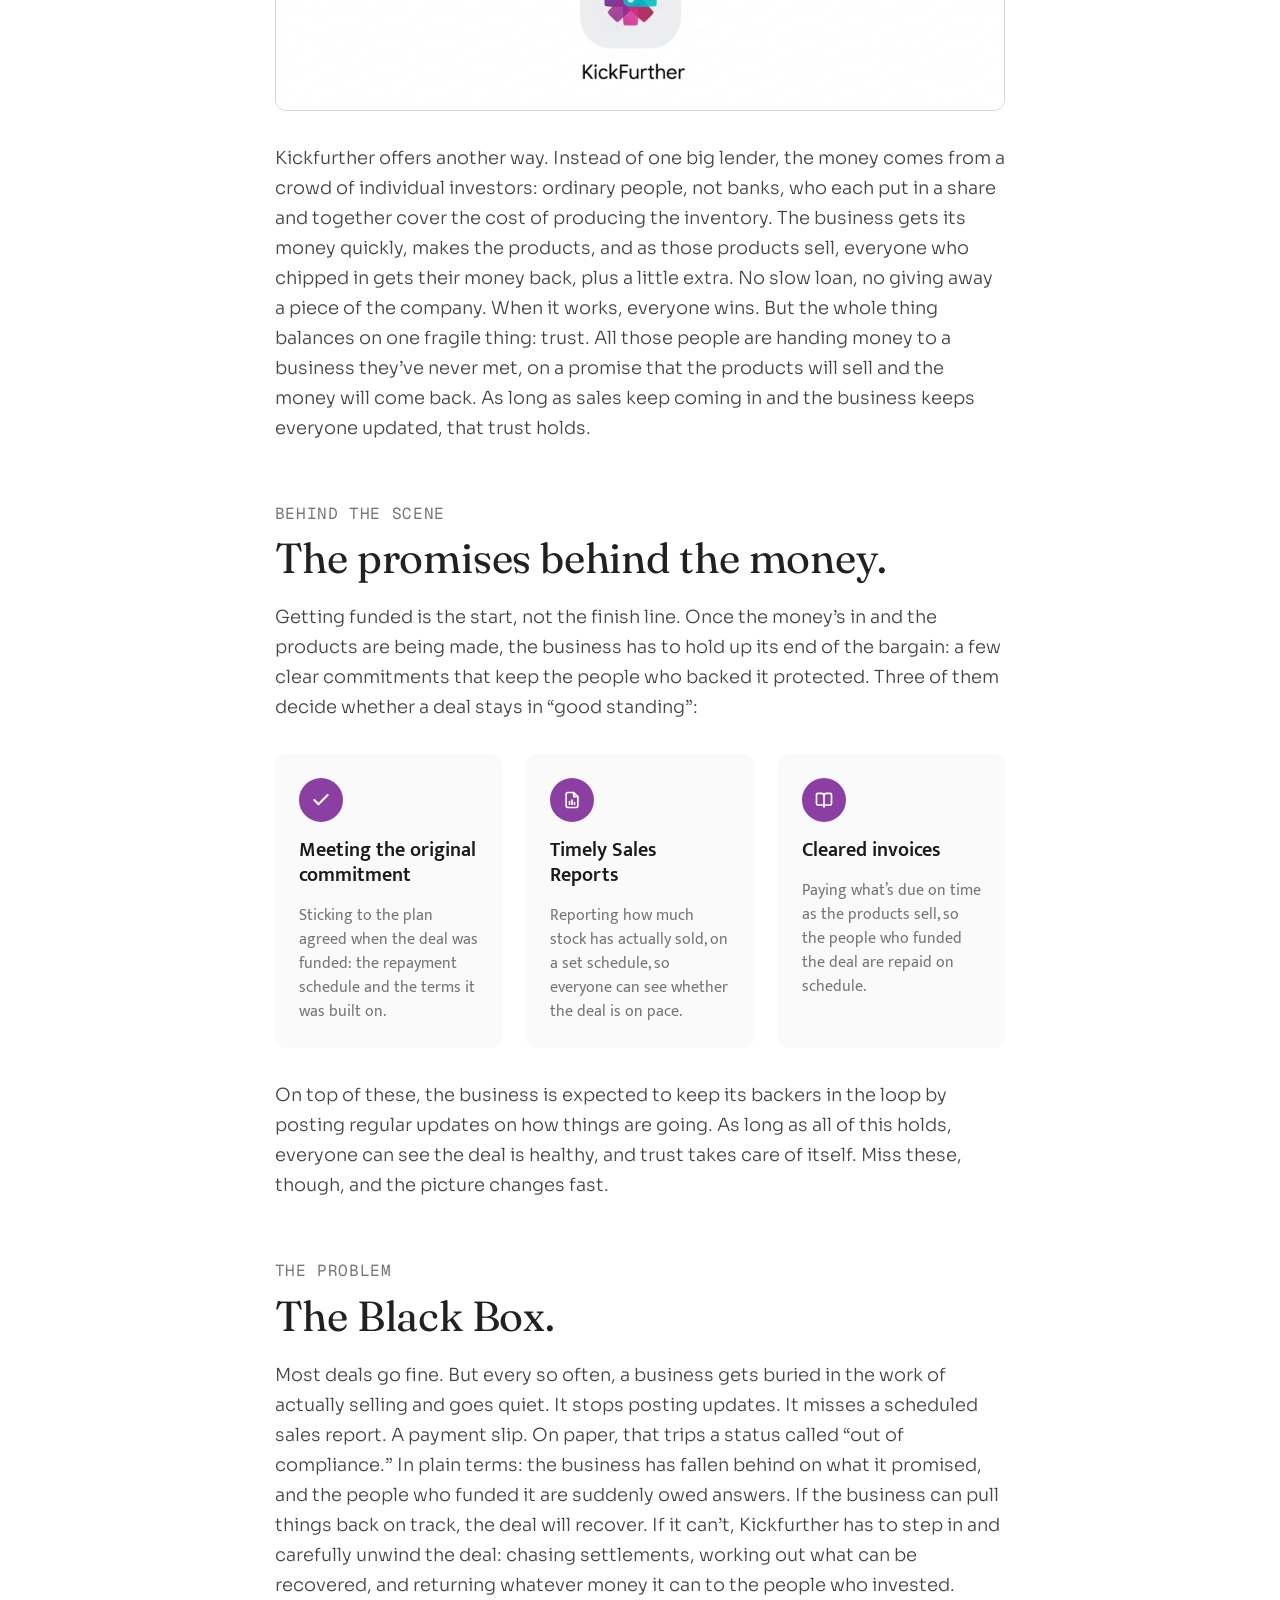
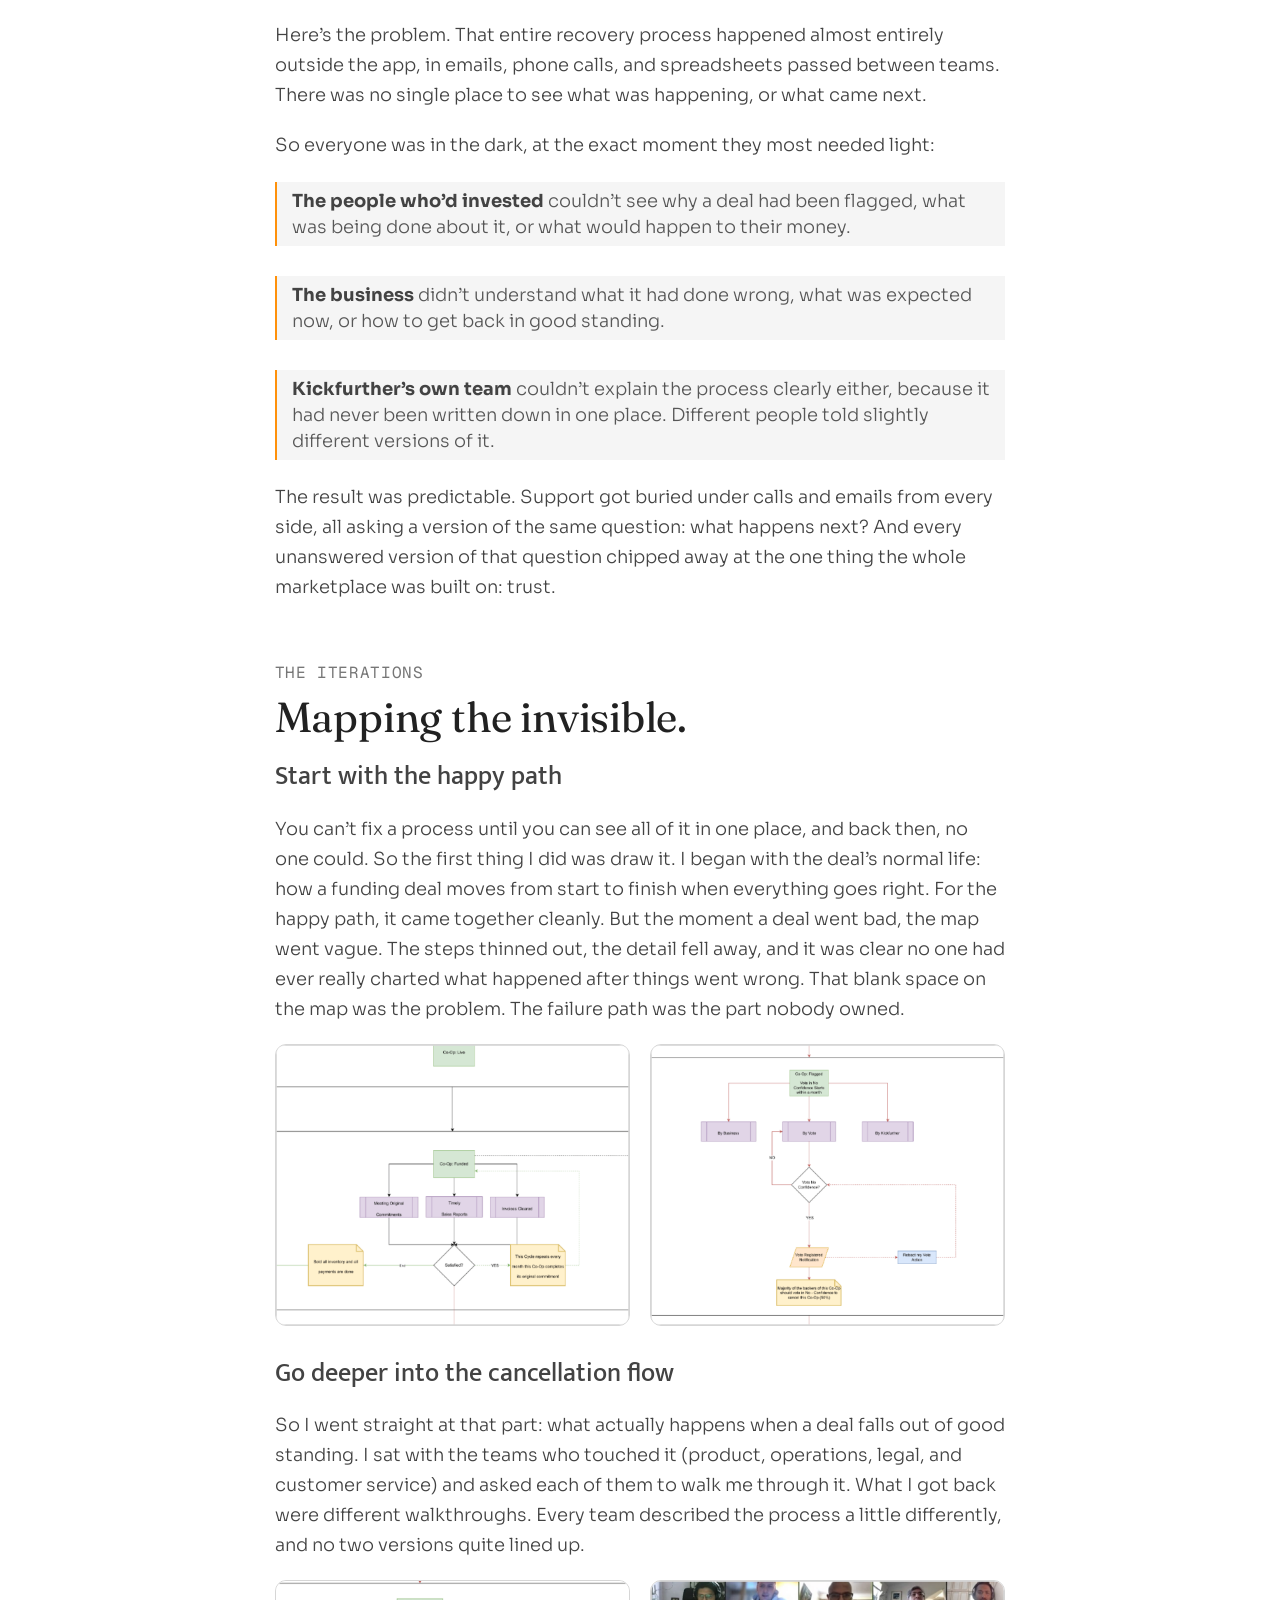
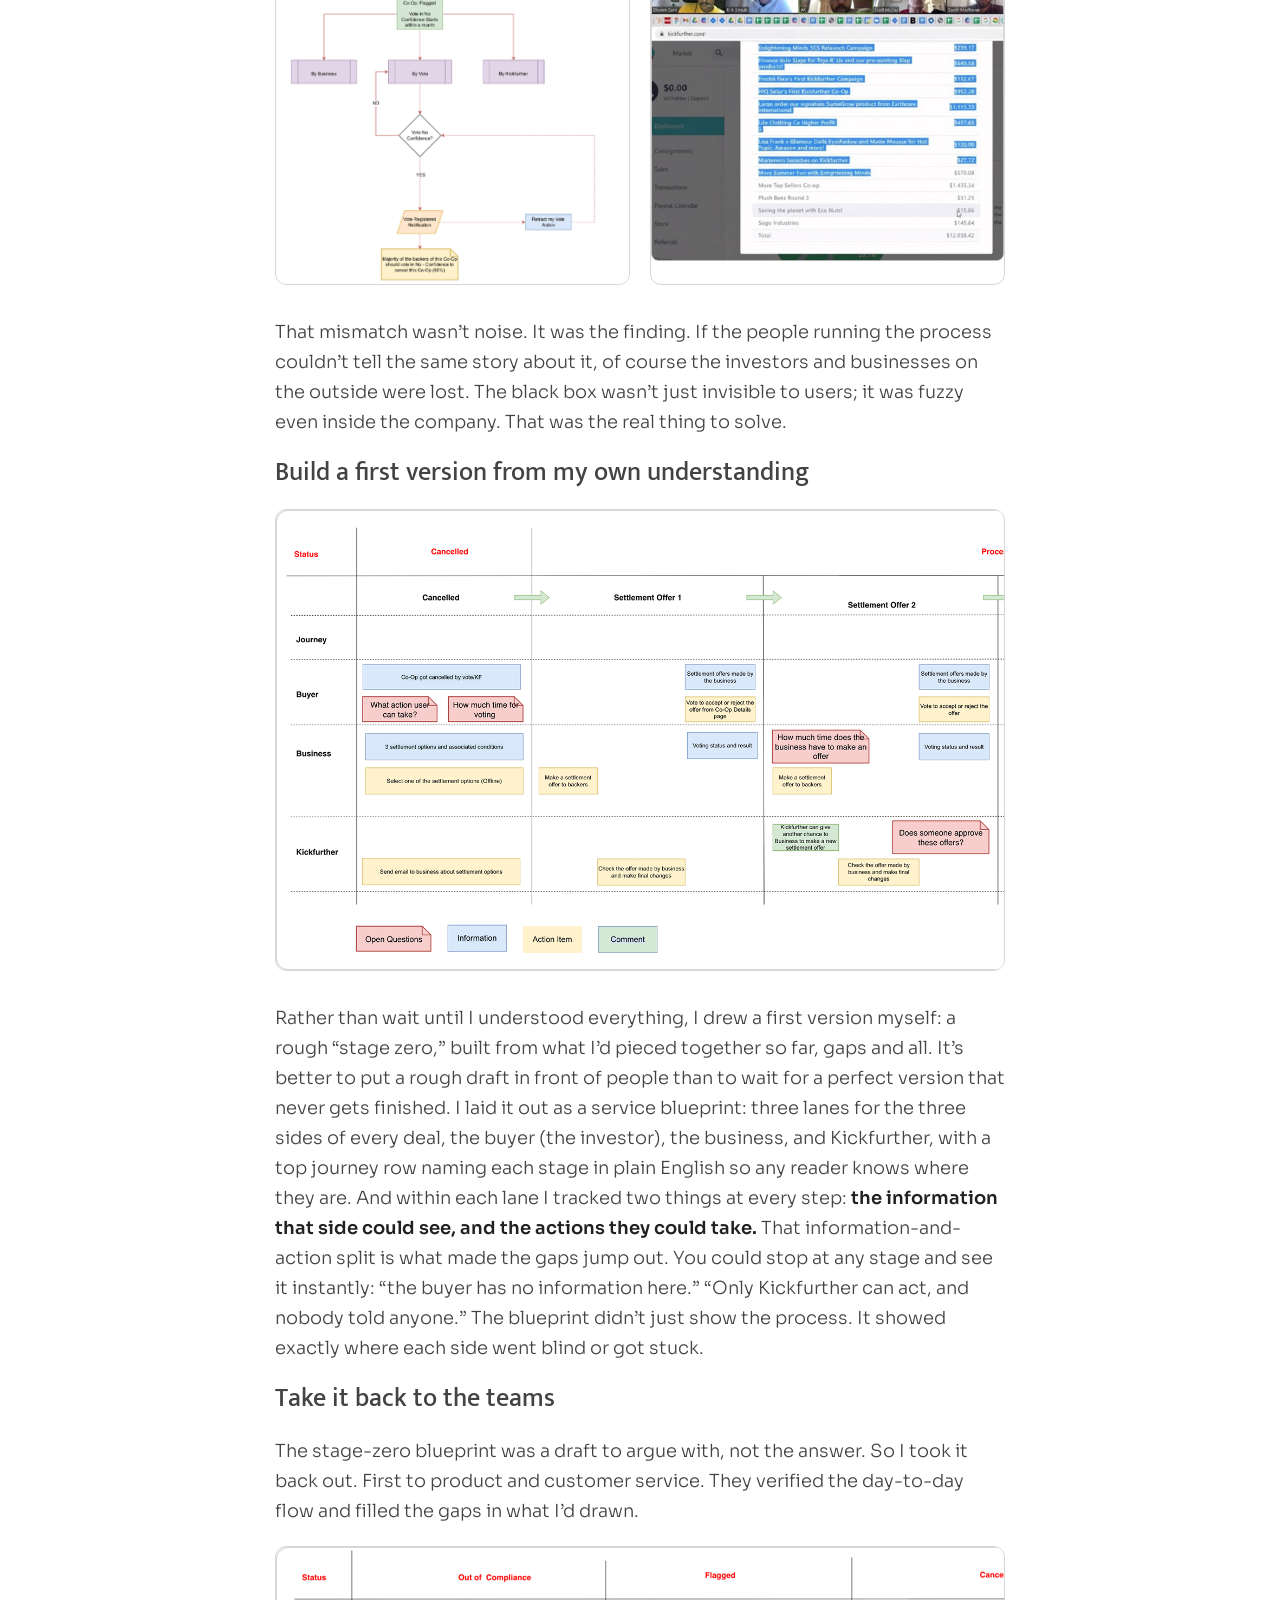
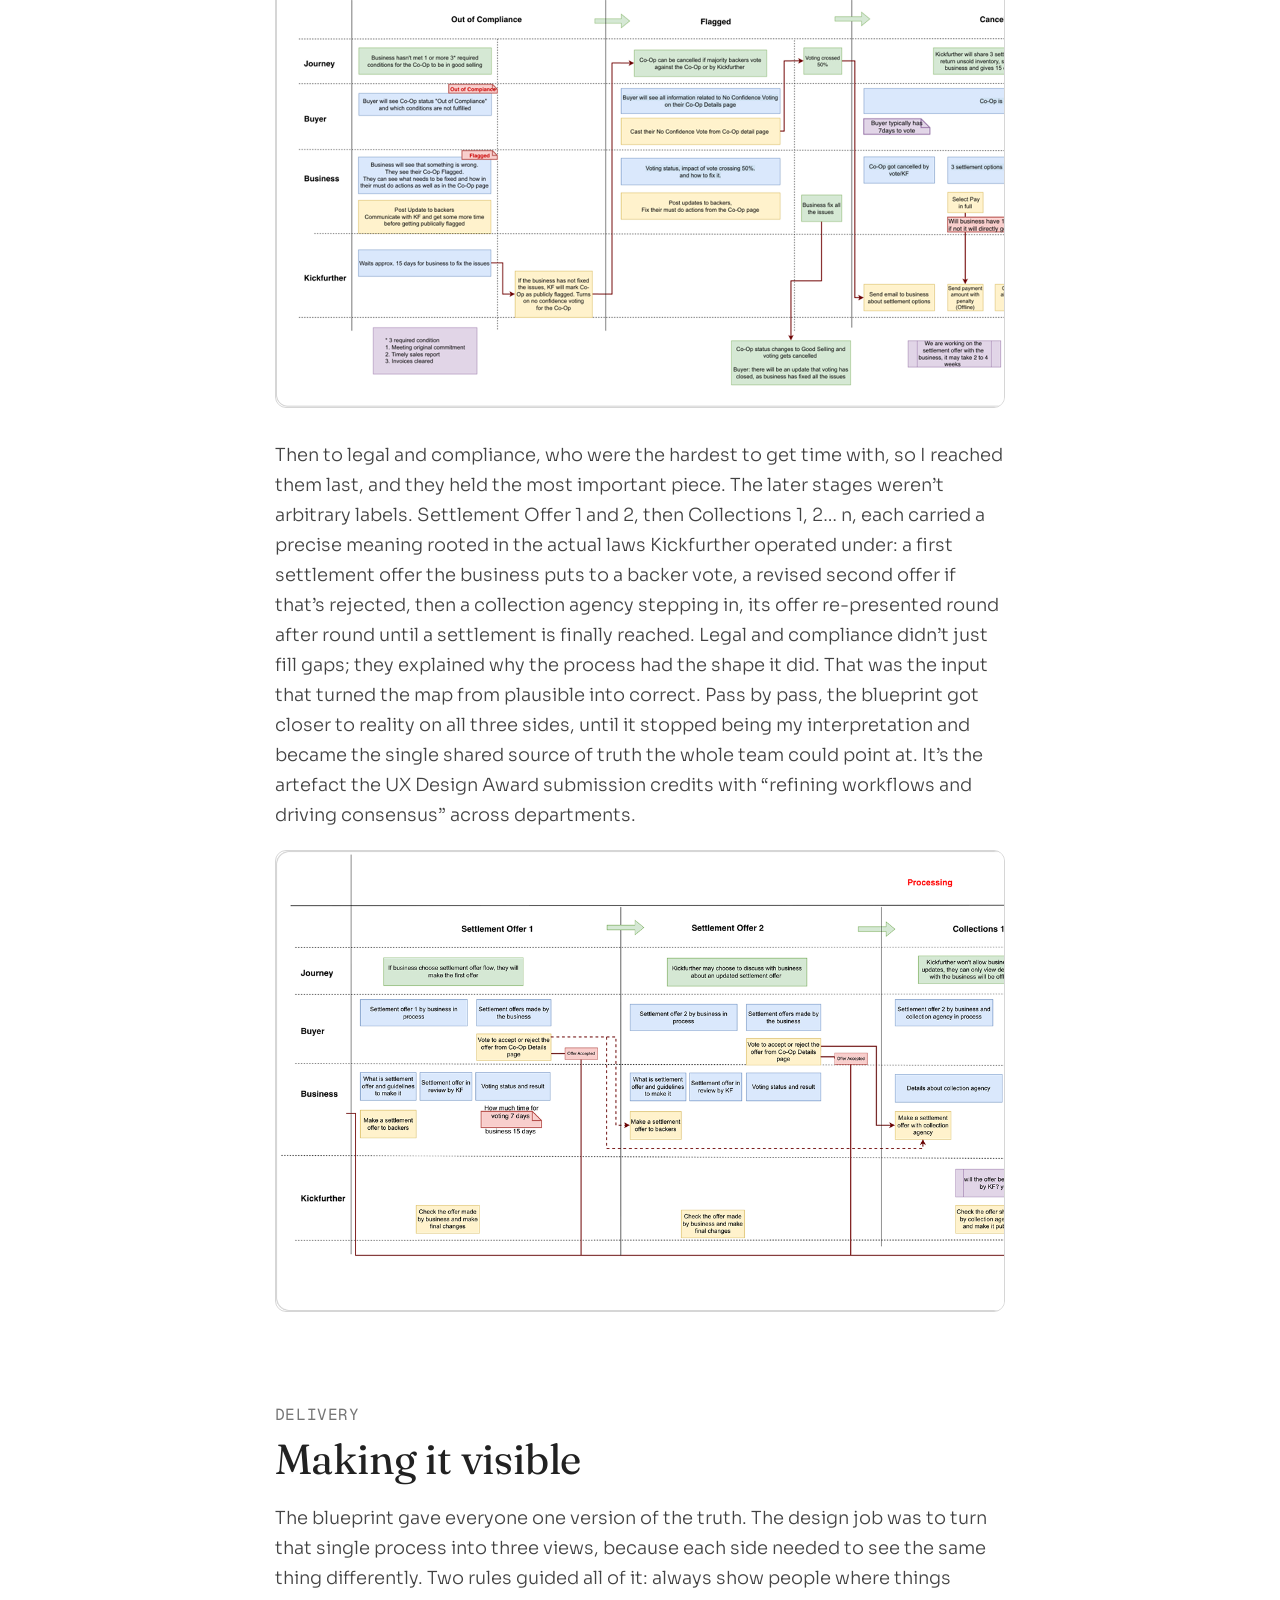
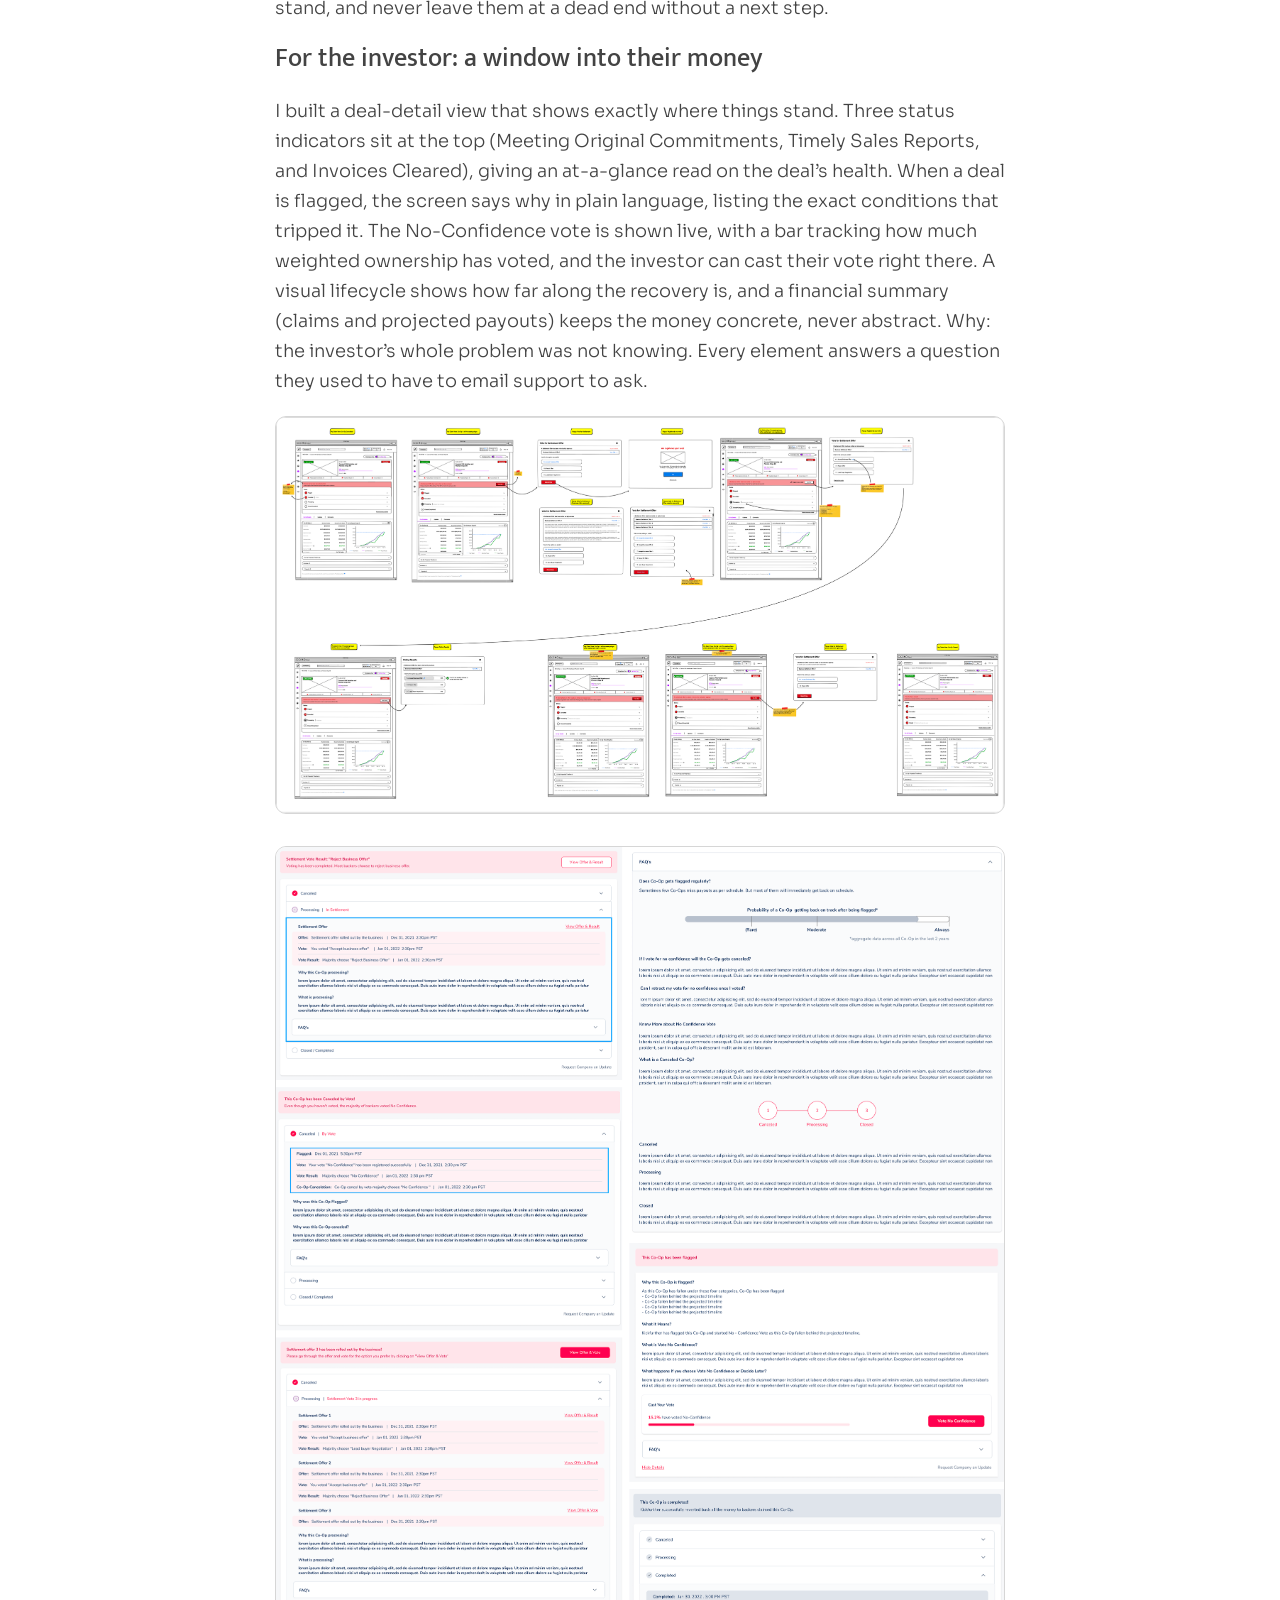
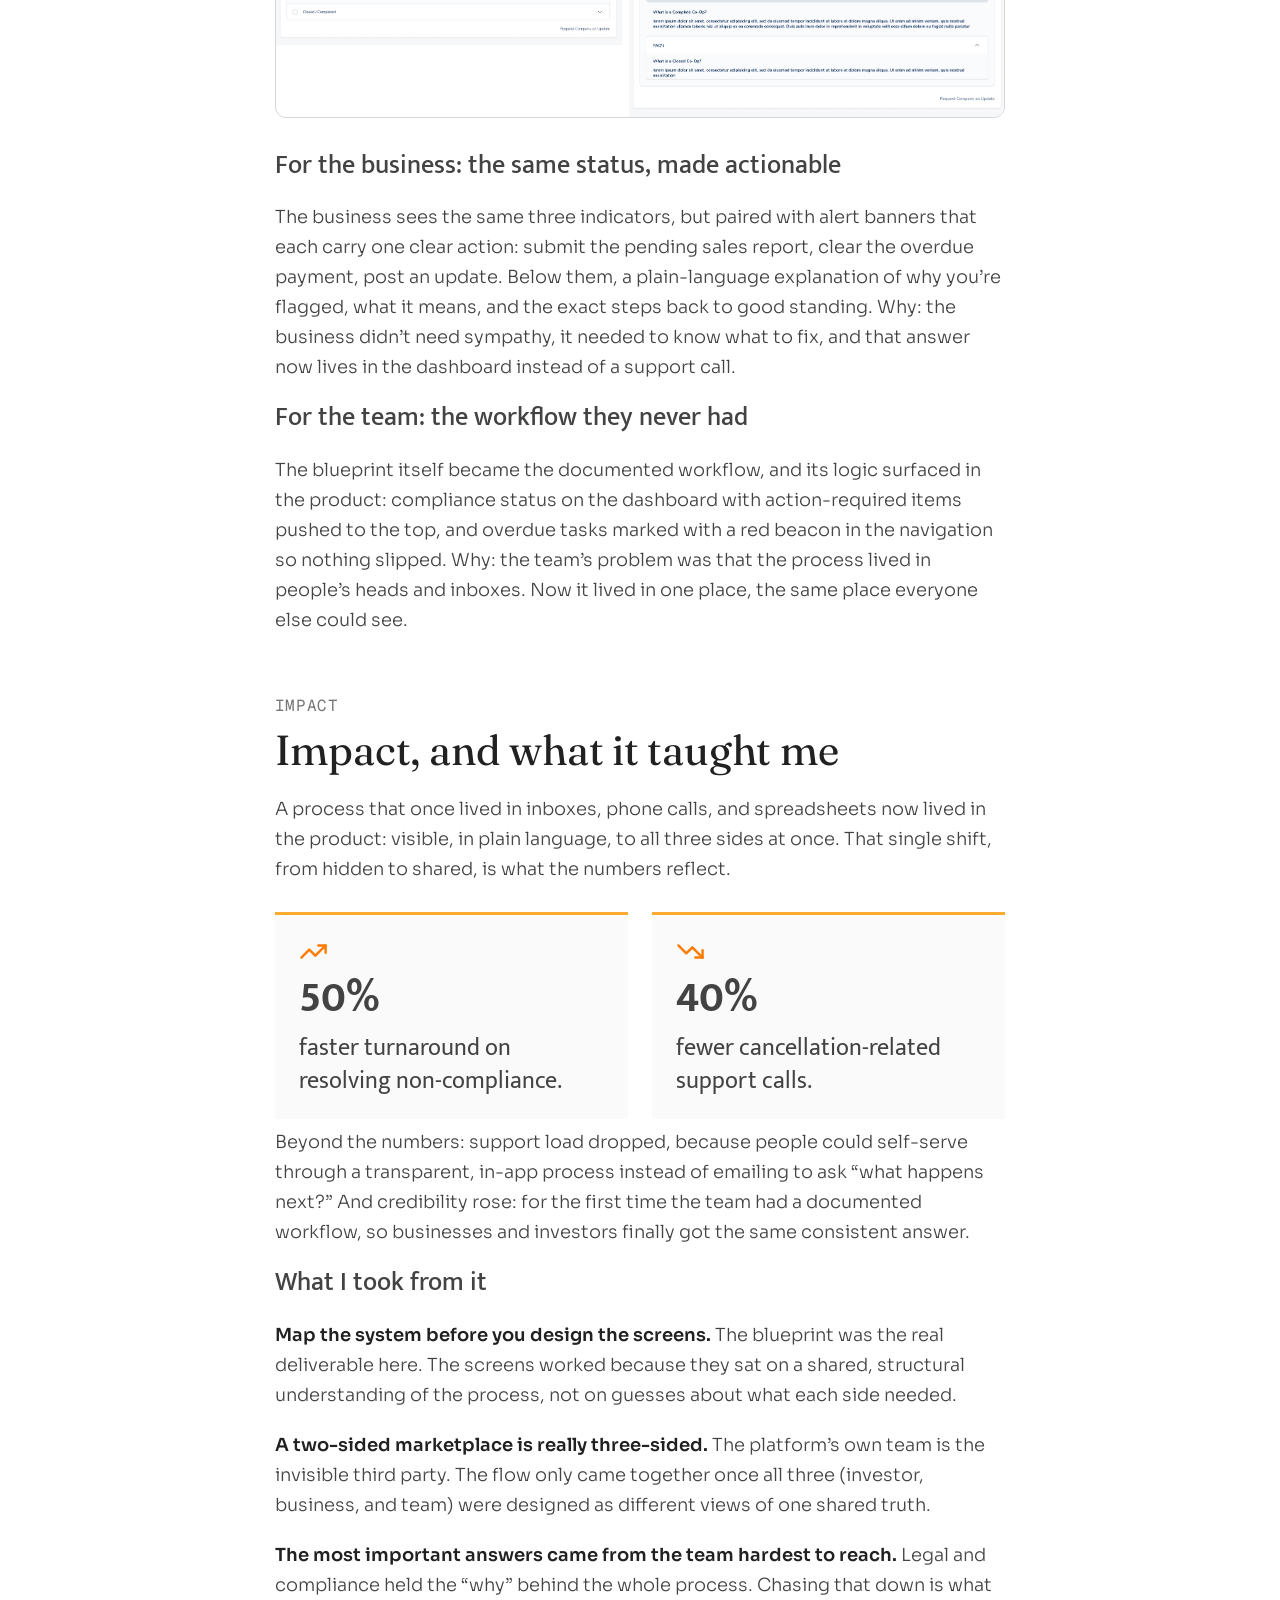
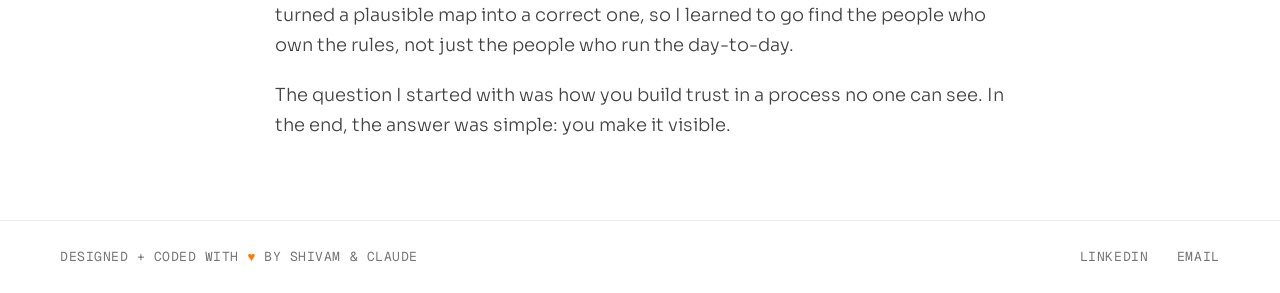
<file: kickfurther.html>
<!DOCTYPE html>
<html lang="en">
<head>
  <meta charset="UTF-8" />
  <meta name="viewport" content="width=device-width, initial-scale=1.0" />
  <!-- Microsoft Clarity -->
  <script type="text/javascript">
    (function(c,l,a,r,i,t,y){
        c[a]=c[a]||function(){(c[a].q=c[a].q||[]).push(arguments)};
        t=l.createElement(r);t.async=1;t.src="https://www.clarity.ms/tag/"+i;
        y=l.getElementsByTagName(r)[0];y.parentNode.insertBefore(t,y);
    })(window, document, "clarity", "script", "ylozhf8jq7");
  </script>
  <link rel="icon" href="assets/favicon.svg" type="image/svg+xml" />
  <link rel="icon" href="assets/favicon-32.png" sizes="32x32" type="image/png" />
  <link rel="apple-touch-icon" href="assets/apple-touch-icon.png" />
  <title>Kickfurther — Shivam Soni</title>
  <meta name="description" content="Case study: redesigning what happens when a Kickfurther funding deal goes wrong — making an invisible recovery process visible to investors, businesses, and the team." />

  <!-- Open Graph -->
  <meta property="og:type" content="website" />
  <meta property="og:title" content="Kickfurther — Building trust in a process no one can see" />
  <meta property="og:description" content="A UX & service-design case study by Shivam Soni: making Kickfurther's deal-recovery process visible to all three sides of the marketplace." />
  <meta property="og:image" content="assets/img/kickfurther/hero.png" />

  <link rel="preconnect" href="https://fonts.googleapis.com" />
  <link rel="preconnect" href="https://fonts.gstatic.com" crossorigin />
  <link href="https://fonts.googleapis.com/css2?family=Fraunces:opsz,wght@9..144,400;9..144,500;9..144,600&family=Mukta:wght@400;500;600;700&family=Sora:wght@300;400;600;700&family=Geist+Mono:wght@400;500&display=swap" rel="stylesheet" />
  <link rel="stylesheet" href="assets/css/styles.css?v=20261017" />
</head>
<body class="kf cs">

  <!-- ===================== TOP NAV ===================== -->
  <header class="site-nav">
    <div class="site-nav__inner">
      <div class="site-nav__rail" aria-hidden="true"></div>
      <div class="site-nav__col">
      <a class="brand" href="index.html">
        <span class="brand__name">Shivam Soni</span>
        <span class="brand__role">Product Designer</span>
      </a>
      <nav class="site-nav__nav" aria-label="Primary">
        <button class="site-nav__toggle" type="button" aria-expanded="false" aria-controls="nav-menu">
          <span>Work</span>
          <svg class="site-nav__caret" viewBox="0 0 24 24" fill="none" aria-hidden="true"><path d="M6 9l6 6 6-6" stroke="currentColor" stroke-width="2" stroke-linecap="round" stroke-linejoin="round" /></svg>
        </button>
        <div class="site-nav__links" id="nav-menu">
          <a href="index.html" class="is-current">Work</a>
          <a href="about.html">About</a>
          <a href="https://drive.google.com/file/d/1szhlKCJLZO5032RSUDJxsAey4lzY45WD/view?usp=drive_link" target="_blank" rel="noopener noreferrer">Resume</a>
        </div>
      </nav>
      </div>
    </div>
  </header>

  <!-- ===================== MAIN LAYOUT ===================== -->
  <div class="layout">

    <!-- ---- Sticky sidebar ---- -->
    <aside class="sidebar">
      <a class="sidebar__back" href="index.html">&larr; Back</a>
      <nav class="section-nav" aria-label="Sections">
        <a href="#overview" class="section-nav__link">Overview</a>
        <a href="#introduction" class="section-nav__link">Introduction</a>
        <a href="#promises" class="section-nav__link">Behind the scene</a>
        <a href="#problem" class="section-nav__link">The Problem</a>
        <a href="#iterations" class="section-nav__link">The Iterations</a>
        <a href="#delivery" class="section-nav__link">Delivery</a>
        <a href="#impact" class="section-nav__link">Impact</a>
      </nav>
    </aside>

    <!-- ---- Content column ---- -->
    <main class="content">

      <!-- ===== HERO / OVERVIEW ===== -->
      <section id="overview" class="section hero">
        <p class="eyebrow">B2B Lending app &bull; UX &amp; UI Design &bull; Service Design</p>
        <h1 class="hero__title">How do you build trust in a process no one can see?</h1>
        <p class="hero__subtitle">Redesigning what happens when a funding deal goes wrong.</p>

        <figure class="asset-slot hero__image" data-caption="Kickfurther deal-detail view — browser mockup">
          <img src="assets/img/kickfurther/hero.png" alt="Kickfurther deal-detail dashboard shown in a browser mockup" />
        </figure>

        <dl class="meta">
          <div class="meta__col">
            <dt>Role</dt>
            <dd>UX UI Designer</dd>
          </div>
          <div class="meta__col">
            <dt>Timeline</dt>
            <dd>Jul 2022 &ndash; Sept 2022</dd>
          </div>
          <div class="meta__col">
            <dt>Team</dt>
            <dd>1 PM<br />1 UX &amp; UI Designer<br />Kickfurther team</dd>
          </div>
          <div class="meta__col">
            <dt>Skills</dt>
            <dd>Service Design<br />UX Design<br />UI Design</dd>
          </div>
        </dl>
      </section>

      <!-- ===== INTRODUCTION ===== -->
      <section id="introduction" class="section">
        <p class="eyebrow">Introduction</p>
        <h2 class="section__title">Kickfurther: a marketplace that runs on trust.</h2>
        <p class="body">Picture a small business that&rsquo;s just landed the biggest order of its life. To fulfil it, they need to produce a lot of stock, and fast, which means they need cash now. A bank could lend it, but a bank takes its time: days of paperwork, approvals, and back-and-forth before any money actually moves. When there&rsquo;s an order to deliver and a deadline closing in, that kind of wait can cost you the whole deal.</p>

        <figure class="asset-slot diagram diagram--intro" data-caption="How Kickfurther connects backers, businesses, and the platform">
          <img src="assets/img/kickfurther/intro.png" alt="How Kickfurther connects a crowd of backers with a business needing inventory funding" />
        </figure>

        <p class="body">Kickfurther offers another way. Instead of one big lender, the money comes from a crowd of individual investors: ordinary people, not banks, who each put in a share and together cover the cost of producing the inventory. The business gets its money quickly, makes the products, and as those products sell, everyone who chipped in gets their money back, plus a little extra. No slow loan, no giving away a piece of the company. When it works, everyone wins. But the whole thing balances on one fragile thing: trust. All those people are handing money to a business they&rsquo;ve never met, on a promise that the products will sell and the money will come back. As long as sales keep coming in and the business keeps everyone updated, that trust holds.</p>
      </section>

      <!-- ===== BEHIND THE SCENE / PROMISES ===== -->
      <section id="promises" class="section">
        <p class="eyebrow">Behind the scene</p>
        <h2 class="section__title">The promises behind the money.</h2>
        <p class="body">Getting funded is the start, not the finish line. Once the money&rsquo;s in and the products are being made, the business has to hold up its end of the bargain: a few clear commitments that keep the people who backed it protected. Three of them decide whether a deal stays in &ldquo;good standing&rdquo;:</p>

        <ul class="kf-cards">
          <li class="kf-card">
            <span class="kf-card__icon" aria-hidden="true">
              <svg viewBox="0 0 24 24" fill="none" stroke="currentColor" stroke-width="2.5" stroke-linecap="round" stroke-linejoin="round"><path d="M20 6 9 17l-5-5" /></svg>
            </span>
            <h3 class="kf-card__title">Meeting the original commitment</h3>
            <p class="kf-card__desc">Sticking to the plan agreed when the deal was funded: the repayment schedule and the terms it was built on.</p>
          </li>
          <li class="kf-card">
            <span class="kf-card__icon" aria-hidden="true">
              <svg viewBox="0 0 24 24" fill="none" stroke="currentColor" stroke-width="2" stroke-linecap="round" stroke-linejoin="round"><path d="M14 3H7a2 2 0 0 0-2 2v14a2 2 0 0 0 2 2h10a2 2 0 0 0 2-2V8z" /><path d="M14 3v5h5" /><path d="M9 17v-3M12 17v-5M15 17v-2" /></svg>
            </span>
            <h3 class="kf-card__title">Timely Sales Reports</h3>
            <p class="kf-card__desc">Reporting how much stock has actually sold, on a set schedule, so everyone can see whether the deal is on pace.</p>
          </li>
          <li class="kf-card">
            <span class="kf-card__icon" aria-hidden="true">
              <svg viewBox="0 0 24 24" fill="none" stroke="currentColor" stroke-width="2" stroke-linecap="round" stroke-linejoin="round"><path d="M12 7v13" /><path d="M3 5.5A1.5 1.5 0 0 1 4.5 4H9a3 3 0 0 1 3 3 3 3 0 0 1 3-3h4.5A1.5 1.5 0 0 1 21 5.5v11a1.5 1.5 0 0 1-1.5 1.5H14a2 2 0 0 0-2 2 2 2 0 0 0-2-2H4.5A1.5 1.5 0 0 1 3 16.5z" /></svg>
            </span>
            <h3 class="kf-card__title">Cleared invoices</h3>
            <p class="kf-card__desc">Paying what&rsquo;s due on time as the products sell, so the people who funded the deal are repaid on schedule.</p>
          </li>
        </ul>

        <p class="body">On top of these, the business is expected to keep its backers in the loop by posting regular updates on how things are going. As long as all of this holds, everyone can see the deal is healthy, and trust takes care of itself. Miss these, though, and the picture changes fast.</p>
      </section>

      <!-- ===== THE PROBLEM ===== -->
      <section id="problem" class="section">
        <p class="eyebrow">The Problem</p>
        <h2 class="section__title">The Black Box.</h2>
        <p class="body">Most deals go fine. But every so often, a business gets buried in the work of actually selling and goes quiet. It stops posting updates. It misses a scheduled sales report. A payment slip. On paper, that trips a status called &ldquo;out of compliance.&rdquo; In plain terms: the business has fallen behind on what it promised, and the people who funded it are suddenly owed answers. If the business can pull things back on track, the deal will recover. If it can&rsquo;t, Kickfurther has to step in and carefully unwind the deal: chasing settlements, working out what can be recovered, and returning whatever money it can to the people who invested.</p>
        <p class="body">Here&rsquo;s the problem. That entire recovery process happened almost entirely outside the app, in emails, phone calls, and spreadsheets passed between teams. There was no single place to see what was happening, or what came next.</p>
        <p class="body">So everyone was in the dark, at the exact moment they most needed light:</p>

        <ul class="hmw">
          <li class="hmw__item"><strong>The people who&rsquo;d invested</strong> couldn&rsquo;t see why a deal had been flagged, what was being done about it, or what would happen to their money.</li>
          <li class="hmw__item"><strong>The business</strong> didn&rsquo;t understand what it had done wrong, what was expected now, or how to get back in good standing.</li>
          <li class="hmw__item"><strong>Kickfurther&rsquo;s own team</strong> couldn&rsquo;t explain the process clearly either, because it had never been written down in one place. Different people told slightly different versions of it.</li>
        </ul>

        <p class="body">The result was predictable. Support got buried under calls and emails from every side, all asking a version of the same question: what happens next? And every unanswered version of that question chipped away at the one thing the whole marketplace was built on: trust.</p>
      </section>

      <!-- ===== THE ITERATIONS ===== -->
      <section id="iterations" class="section">
        <p class="eyebrow">The Iterations</p>
        <h2 class="section__title">Mapping the invisible.</h2>

        <h3 class="kf-subhead">Start with the happy path</h3>
        <p class="body">You can&rsquo;t fix a process until you can see all of it in one place, and back then, no one could. So the first thing I did was draw it. I began with the deal&rsquo;s normal life: how a funding deal moves from start to finish when everything goes right. For the happy path, it came together cleanly. But the moment a deal went bad, the map went vague. The steps thinned out, the detail fell away, and it was clear no one had ever really charted what happened after things went wrong. That blank space on the map was the problem. The failure path was the part nobody owned.</p>
        <div class="kf-duo">
          <figure class="asset-slot kf-duo__item" data-caption="The deal&rsquo;s normal life — the happy path">
            <img src="assets/img/kickfurther/happy-path-1.png" alt="Flowchart of a funding deal's normal lifecycle: funded, meeting commitments, satisfied, repeating until sold" />
          </figure>
          <figure class="asset-slot kf-duo__item" data-caption="Where it goes wrong — flagged &amp; no-confidence vote">
            <img src="assets/img/kickfurther/happy-path-2.png" alt="Flowchart of what happens when a deal is flagged and goes to a no-confidence vote" />
          </figure>
        </div>

        <h3 class="kf-subhead">Go deeper into the cancellation flow</h3>
        <p class="body">So I went straight at that part: what actually happens when a deal falls out of good standing. I sat with the teams who touched it (product, operations, legal, and customer service) and asked each of them to walk me through it. What I got back were different walkthroughs. Every team described the process a little differently, and no two versions quite lined up.</p>
        <div class="kf-duo">
          <figure class="asset-slot kf-duo__item" data-caption="The no-confidence / cancellation flow">
            <img src="assets/img/kickfurther/cancellation-1.png" alt="Flowchart of the flagged-to-cancelled no-confidence voting flow" />
          </figure>
          <figure class="asset-slot kf-duo__item" data-caption="Walking the flow with the teams">
            <img src="assets/img/kickfurther/cancellation-2.png" alt="A working session with the teams, reviewing the Kickfurther dashboard together" />
          </figure>
        </div>
        <p class="body">That mismatch wasn&rsquo;t noise. It was the finding. If the people running the process couldn&rsquo;t tell the same story about it, of course the investors and businesses on the outside were lost. The black box wasn&rsquo;t just invisible to users; it was fuzzy even inside the company. That was the real thing to solve.</p>

        <h3 class="kf-subhead">Build a first version from my own understanding</h3>
        <figure class="asset-slot kf-scroll" data-caption="Stage-zero service blueprint — the rough first draft (scroll to explore)">
          <img src="assets/img/kickfurther/blueprint-1.png" alt="Rough stage-zero service blueprint with open questions across the buyer, business, and Kickfurther lanes" />
        </figure>
        <p class="body">Rather than wait until I understood everything, I drew a first version myself: a rough &ldquo;stage zero,&rdquo; built from what I&rsquo;d pieced together so far, gaps and all. It&rsquo;s better to put a rough draft in front of people than to wait for a perfect version that never gets finished. I laid it out as a service blueprint: three lanes for the three sides of every deal, the buyer (the investor), the business, and Kickfurther, with a top journey row naming each stage in plain English so any reader knows where they are. And within each lane I tracked two things at every step: <strong>the information that side could see, and the actions they could take.</strong> That information-and-action split is what made the gaps jump out. You could stop at any stage and see it instantly: &ldquo;the buyer has no information here.&rdquo; &ldquo;Only Kickfurther can act, and nobody told anyone.&rdquo; The blueprint didn&rsquo;t just show the process. It showed exactly where each side went blind or got stuck.</p>

        <h3 class="kf-subhead">Take it back to the teams</h3>
        <p class="body">The stage-zero blueprint was a draft to argue with, not the answer. So I took it back out. First to product and customer service. They verified the day-to-day flow and filled the gaps in what I&rsquo;d drawn.</p>
        <figure class="asset-slot kf-scroll" data-caption="Refined blueprint after product &amp; customer service (scroll to explore)">
          <img src="assets/img/kickfurther/blueprint-2.png" alt="Refined service blueprint covering out-of-compliance, flagged, and cancelled stages" />
        </figure>
        <p class="body">Then to legal and compliance, who were the hardest to get time with, so I reached them last, and they held the most important piece. The later stages weren&rsquo;t arbitrary labels. Settlement Offer 1 and 2, then Collections 1, 2&hellip; n, each carried a precise meaning rooted in the actual laws Kickfurther operated under: a first settlement offer the business puts to a backer vote, a revised second offer if that&rsquo;s rejected, then a collection agency stepping in, its offer re-presented round after round until a settlement is finally reached. Legal and compliance didn&rsquo;t just fill gaps; they explained why the process had the shape it did. That was the input that turned the map from plausible into correct. Pass by pass, the blueprint got closer to reality on all three sides, until it stopped being my interpretation and became the single shared source of truth the whole team could point at. It&rsquo;s the artefact the UX Design Award submission credits with &ldquo;refining workflows and driving consensus&rdquo; across departments.</p>
        <figure class="asset-slot kf-scroll" data-caption="Final blueprint — settlement offers &amp; collections, defined with legal &amp; compliance (scroll to explore)">
          <img src="assets/img/kickfurther/blueprint-3.png" alt="Final service blueprint covering settlement offers and collections stages" />
        </figure>
      </section>

      <!-- ===== DELIVERY ===== -->
      <section id="delivery" class="section">
        <p class="eyebrow">Delivery</p>
        <h2 class="section__title">Making it visible</h2>
        <p class="body">The blueprint gave everyone one version of the truth. The design job was to turn that single process into three views, because each side needed to see the same thing differently. Two rules guided all of it: always show people where things stand, and never leave them at a dead end without a next step.</p>

        <h3 class="kf-subhead">For the investor: a window into their money</h3>
        <p class="body">I built a deal-detail view that shows exactly where things stand. Three status indicators sit at the top (Meeting Original Commitments, Timely Sales Reports, and Invoices Cleared), giving an at-a-glance read on the deal&rsquo;s health. When a deal is flagged, the screen says why in plain language, listing the exact conditions that tripped it. The No-Confidence vote is shown live, with a bar tracking how much weighted ownership has voted, and the investor can cast their vote right there. A visual lifecycle shows how far along the recovery is, and a financial summary (claims and projected payouts) keeps the money concrete, never abstract. Why: the investor&rsquo;s whole problem was not knowing. Every element answers a question they used to have to email support to ask.</p>
        <figure class="asset-slot diagram diagram--investor" data-caption="The investor&rsquo;s deal-detail flow across every state">
          <img src="assets/img/kickfurther/investor.png" alt="Investor deal-detail views with status indicators, a live no-confidence vote, settlement voting, and a financial summary" />
        </figure>
        <figure class="asset-slot kf-gallery" data-caption="The investor&rsquo;s deal-detail states — settlement offers, no-confidence vote, and completion">
          <img src="assets/img/kickfurther/investor-gallery.png" alt="A gallery of the investor deal-detail screens across settlement, cancellation, flagged voting, and completed states" />
        </figure>

        <h3 class="kf-subhead">For the business: the same status, made actionable</h3>
        <p class="body">The business sees the same three indicators, but paired with alert banners that each carry one clear action: submit the pending sales report, clear the overdue payment, post an update. Below them, a plain-language explanation of why you&rsquo;re flagged, what it means, and the exact steps back to good standing. Why: the business didn&rsquo;t need sympathy, it needed to know what to fix, and that answer now lives in the dashboard instead of a support call.</p>

        <h3 class="kf-subhead">For the team: the workflow they never had</h3>
        <p class="body">The blueprint itself became the documented workflow, and its logic surfaced in the product: compliance status on the dashboard with action-required items pushed to the top, and overdue tasks marked with a red beacon in the navigation so nothing slipped. Why: the team&rsquo;s problem was that the process lived in people&rsquo;s heads and inboxes. Now it lived in one place, the same place everyone else could see.</p>
      </section>

      <!-- ===== IMPACT ===== -->
      <section id="impact" class="section">
        <p class="eyebrow">Impact</p>
        <h2 class="section__title">Impact, and what it taught me</h2>
        <p class="body">A process that once lived in inboxes, phone calls, and spreadsheets now lived in the product: visible, in plain language, to all three sides at once. That single shift, from hidden to shared, is what the numbers reflect.</p>

        <div class="kf-stats">
          <div class="kf-stat">
            <span class="kf-stat__icon" aria-hidden="true">
              <svg viewBox="0 0 24 24" fill="none" stroke="currentColor" stroke-width="2" stroke-linecap="round" stroke-linejoin="round"><polyline points="22 7 13.5 15.5 8.5 10.5 2 17" /><polyline points="16 7 22 7 22 13" /></svg>
            </span>
            <span class="kf-stat__num">50%</span>
            <span class="kf-stat__label">faster turnaround on resolving non-compliance.</span>
          </div>
          <div class="kf-stat">
            <span class="kf-stat__icon" aria-hidden="true">
              <svg viewBox="0 0 24 24" fill="none" stroke="currentColor" stroke-width="2" stroke-linecap="round" stroke-linejoin="round"><polyline points="22 17 13.5 8.5 8.5 13.5 2 7" /><polyline points="16 17 22 17 22 11" /></svg>
            </span>
            <span class="kf-stat__num">40%</span>
            <span class="kf-stat__label">fewer cancellation-related support calls.</span>
          </div>
        </div>

        <p class="body">Beyond the numbers: support load dropped, because people could self-serve through a transparent, in-app process instead of emailing to ask &ldquo;what happens next?&rdquo; And credibility rose: for the first time the team had a documented workflow, so businesses and investors finally got the same consistent answer.</p>

        <h3 class="kf-subhead">What I took from it</h3>
        <p class="body"><strong>Map the system before you design the screens.</strong> The blueprint was the real deliverable here. The screens worked because they sat on a shared, structural understanding of the process, not on guesses about what each side needed.</p>
        <p class="body"><strong>A two-sided marketplace is really three-sided.</strong> The platform&rsquo;s own team is the invisible third party. The flow only came together once all three (investor, business, and team) were designed as different views of one shared truth.</p>
        <p class="body"><strong>The most important answers came from the team hardest to reach.</strong> Legal and compliance held the &ldquo;why&rdquo; behind the whole process. Chasing that down is what turned a plausible map into a correct one, so I learned to go find the people who own the rules, not just the people who run the day-to-day.</p>
        <p class="body">The question I started with was how you build trust in a process no one can see. In the end, the answer was simple: you make it visible.</p>
      </section>

    </main>
  </div>

  <!-- ===================== FOOTER ===================== -->
  <footer class="site-footer">
    <div class="site-footer__inner">
      <p class="site-footer__credit">Designed + Coded with <span class="heart">&hearts;</span> by Shivam &amp; Claude</p>
      <nav class="site-footer__links" aria-label="Social">
        <a href="https://www.linkedin.com/in/designbyshivam/" target="_blank" rel="noopener noreferrer">LinkedIn</a>
        <a href="mailto:shivamsoni164@gmail.com" target="_blank" rel="noopener noreferrer">Email</a>
      </nav>
    </div>
  </footer>

  <script src="assets/js/main.js?v=20261017"></script>
</body>
</html>
</file>
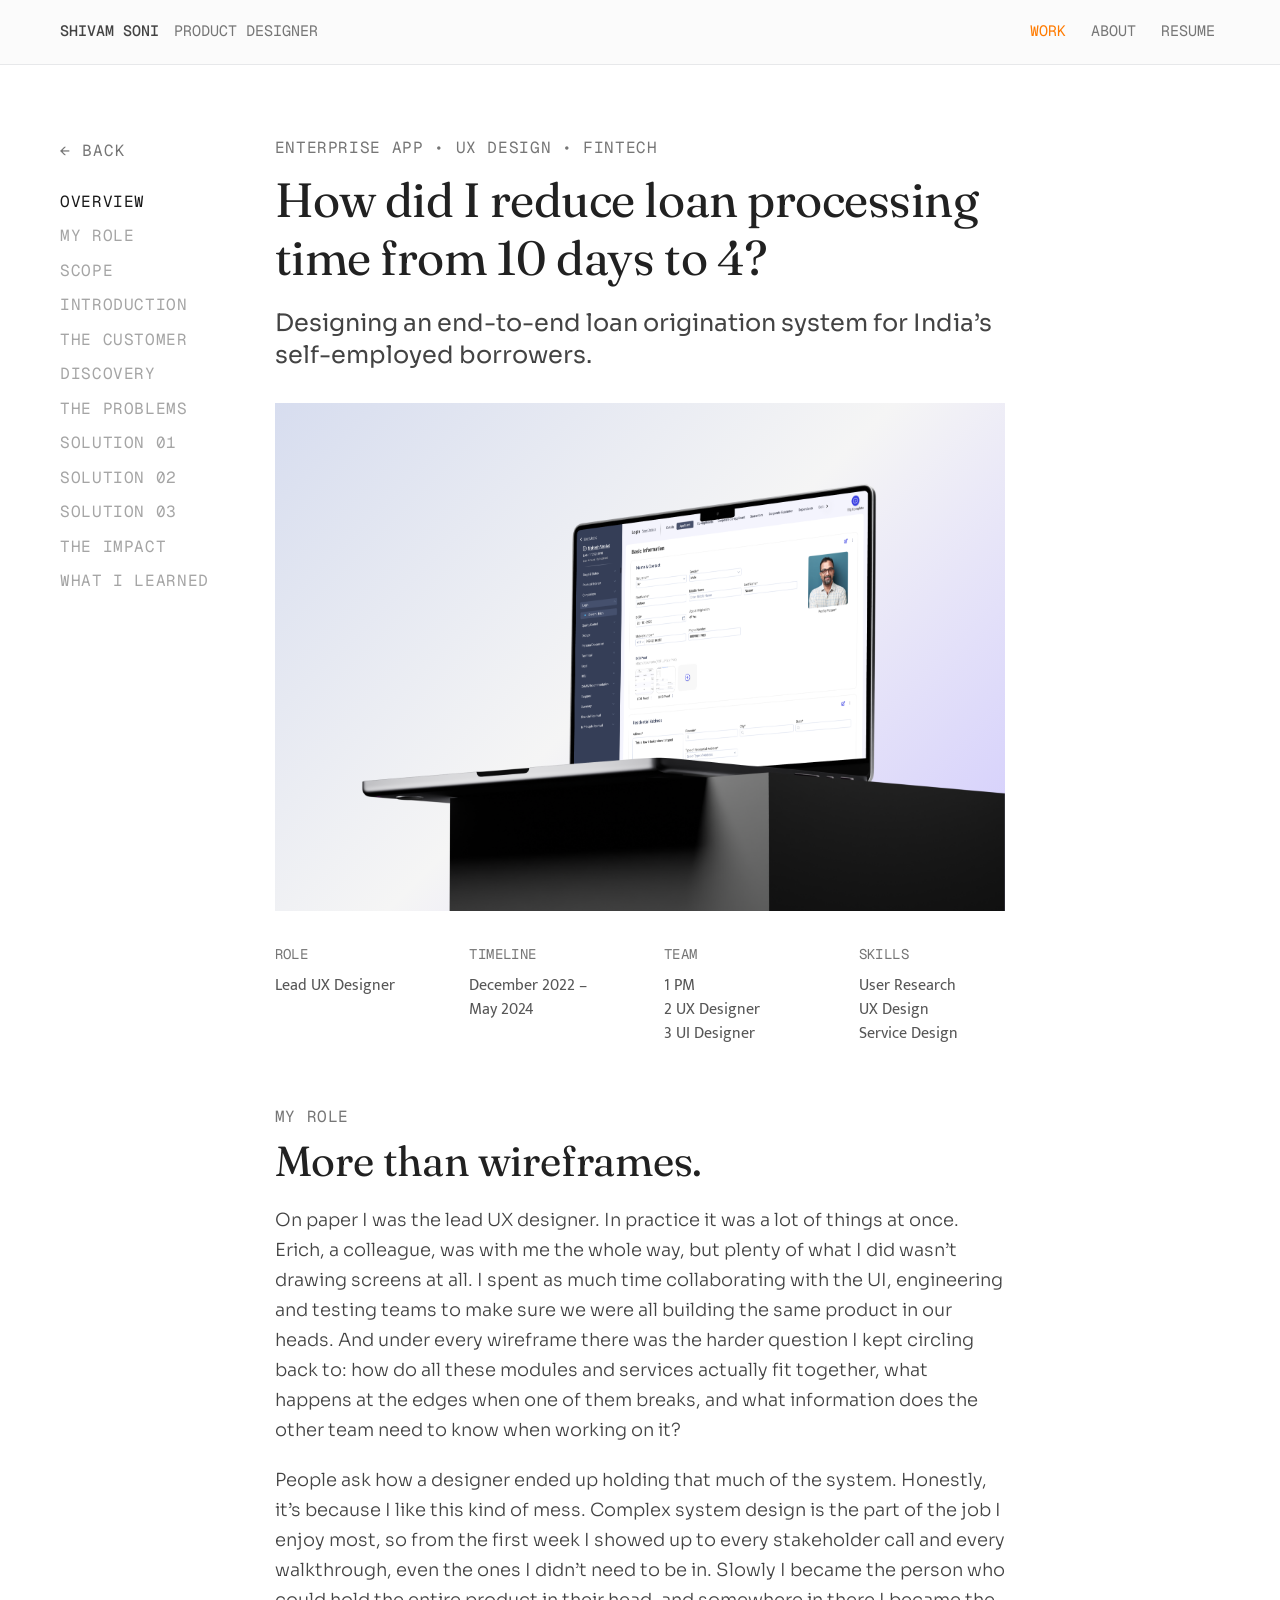
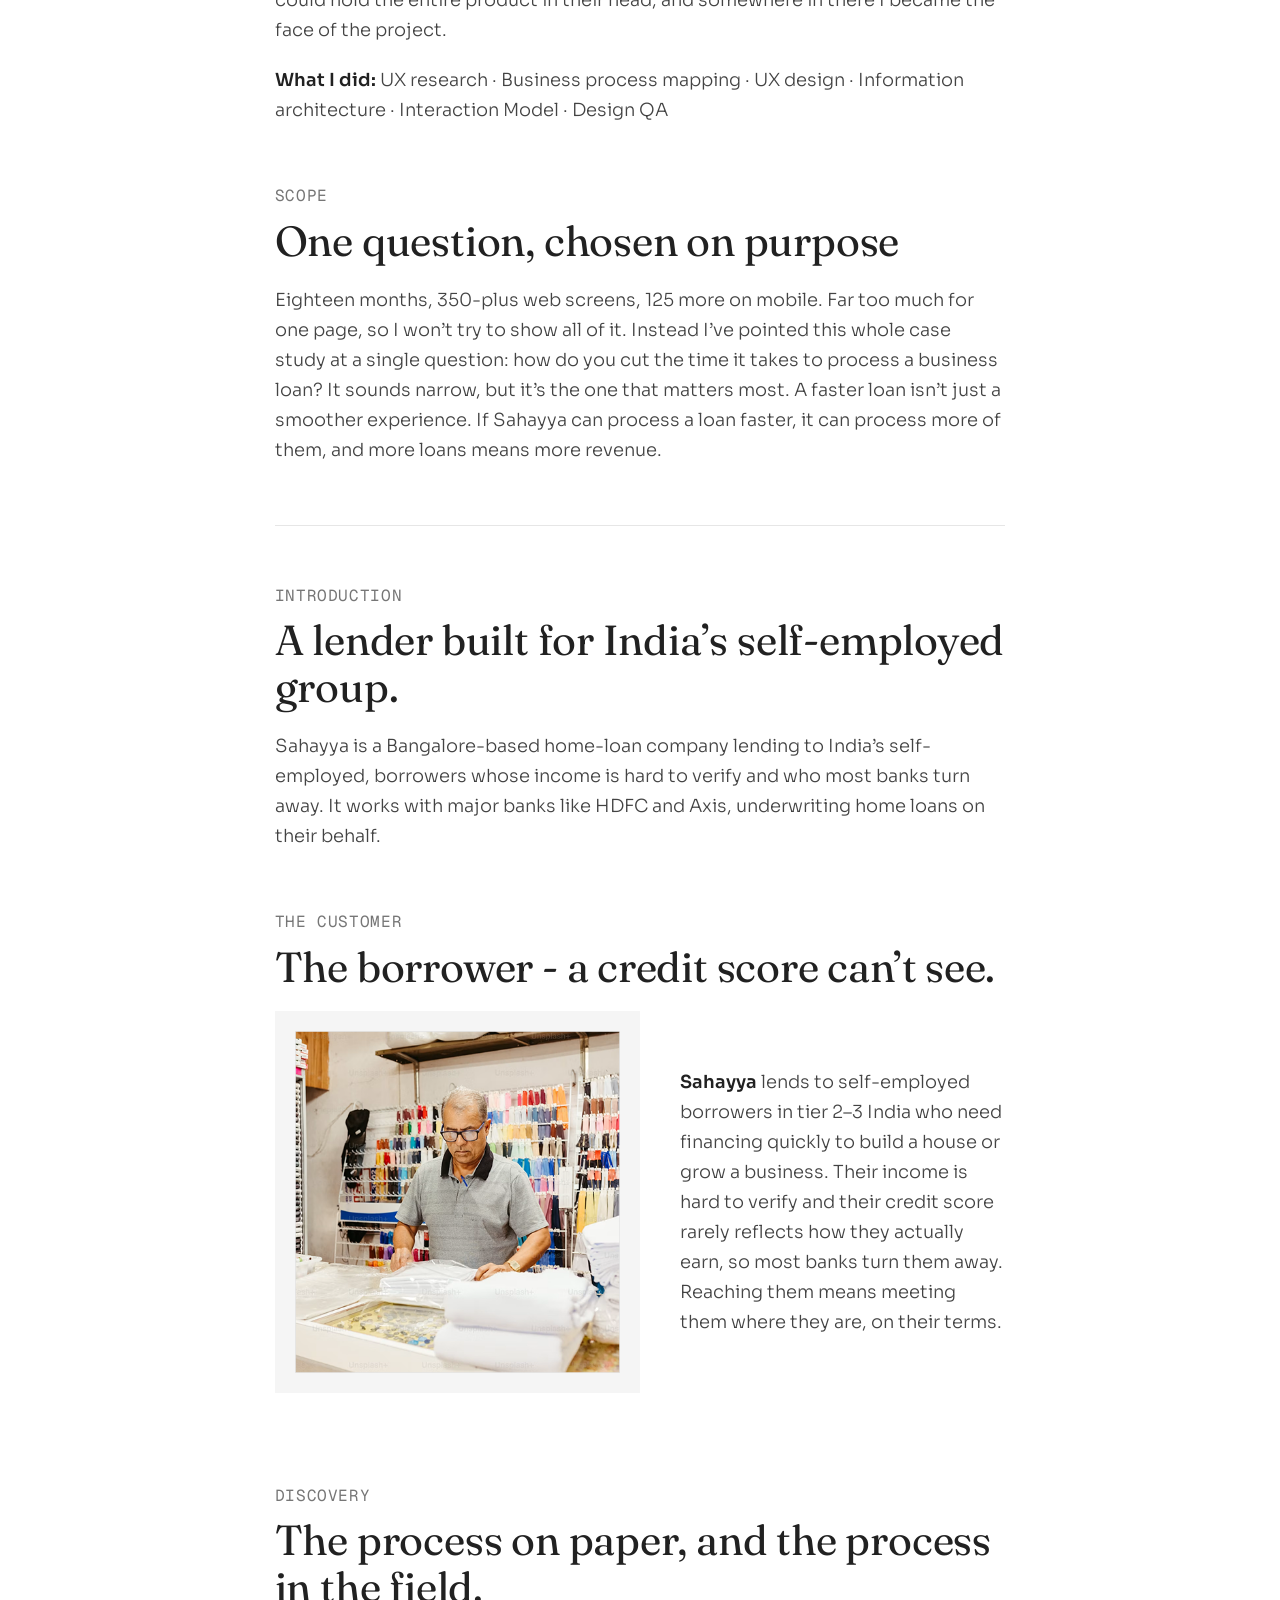
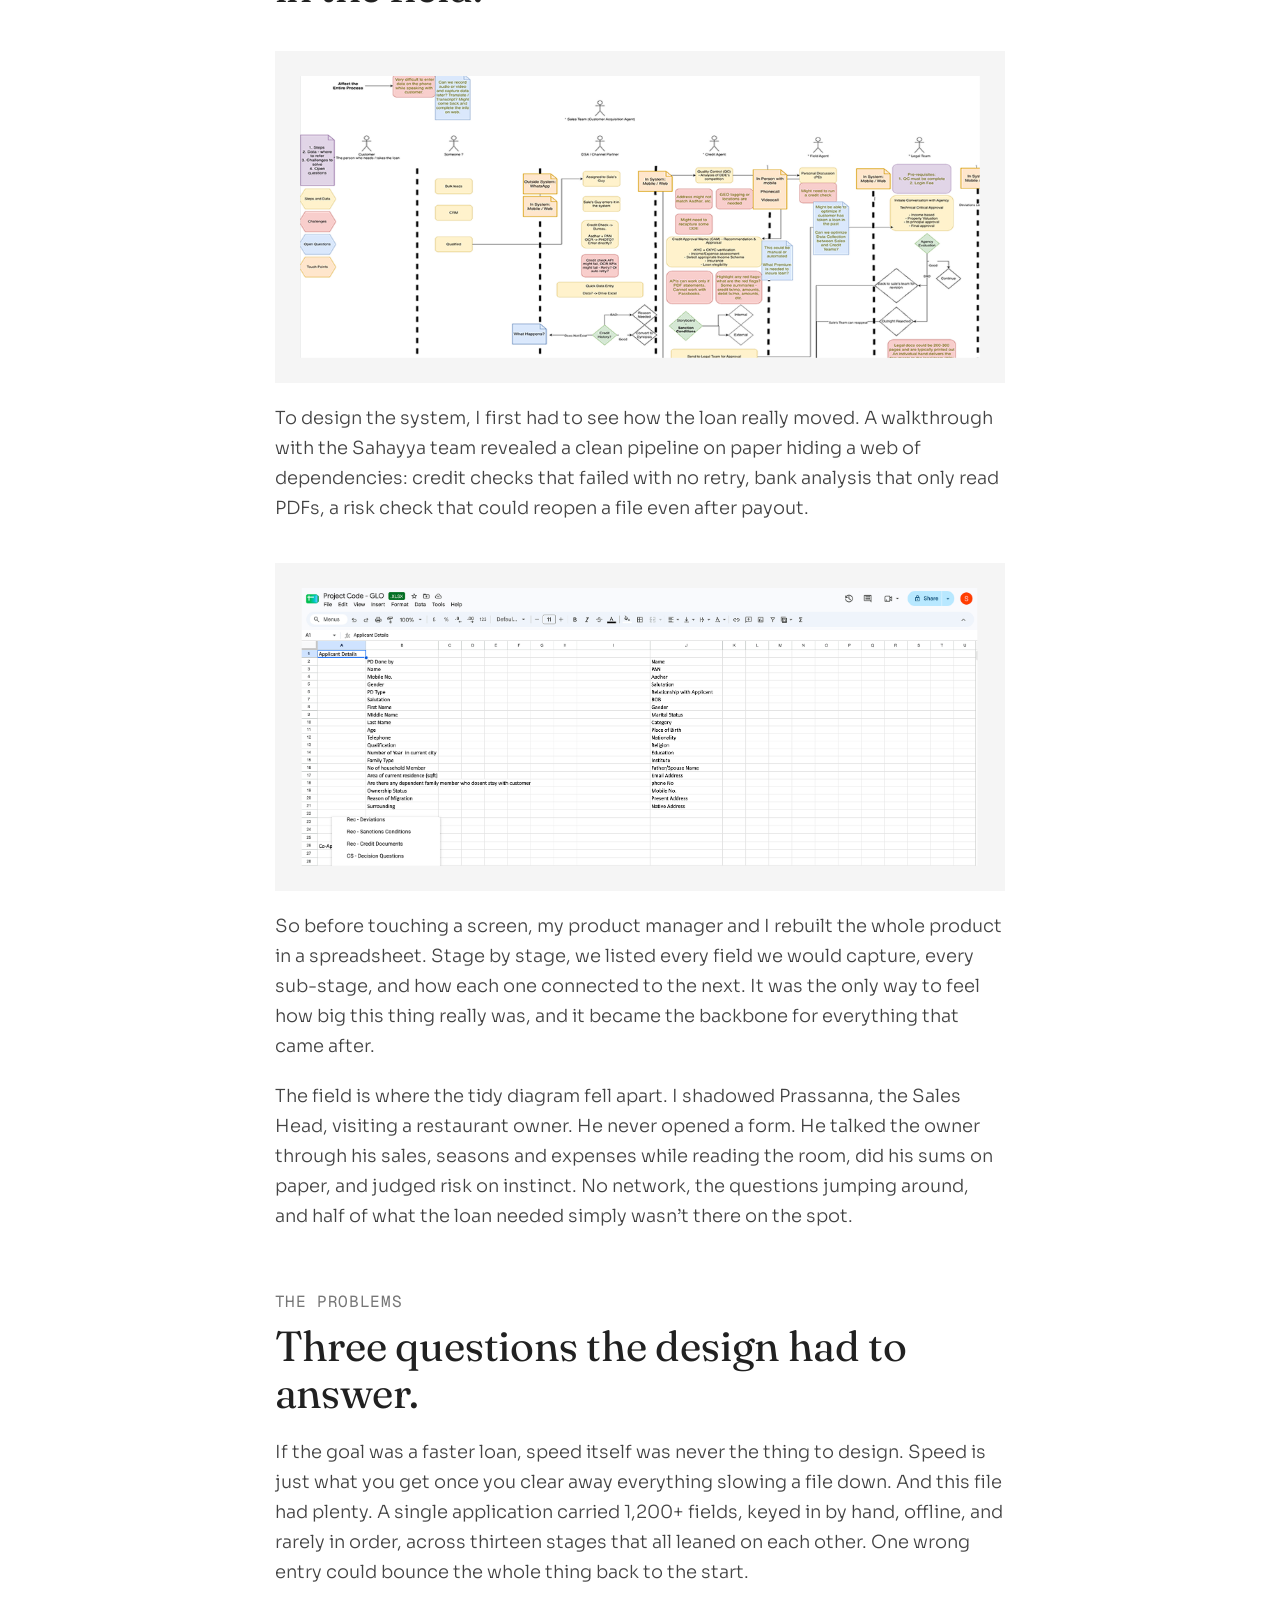
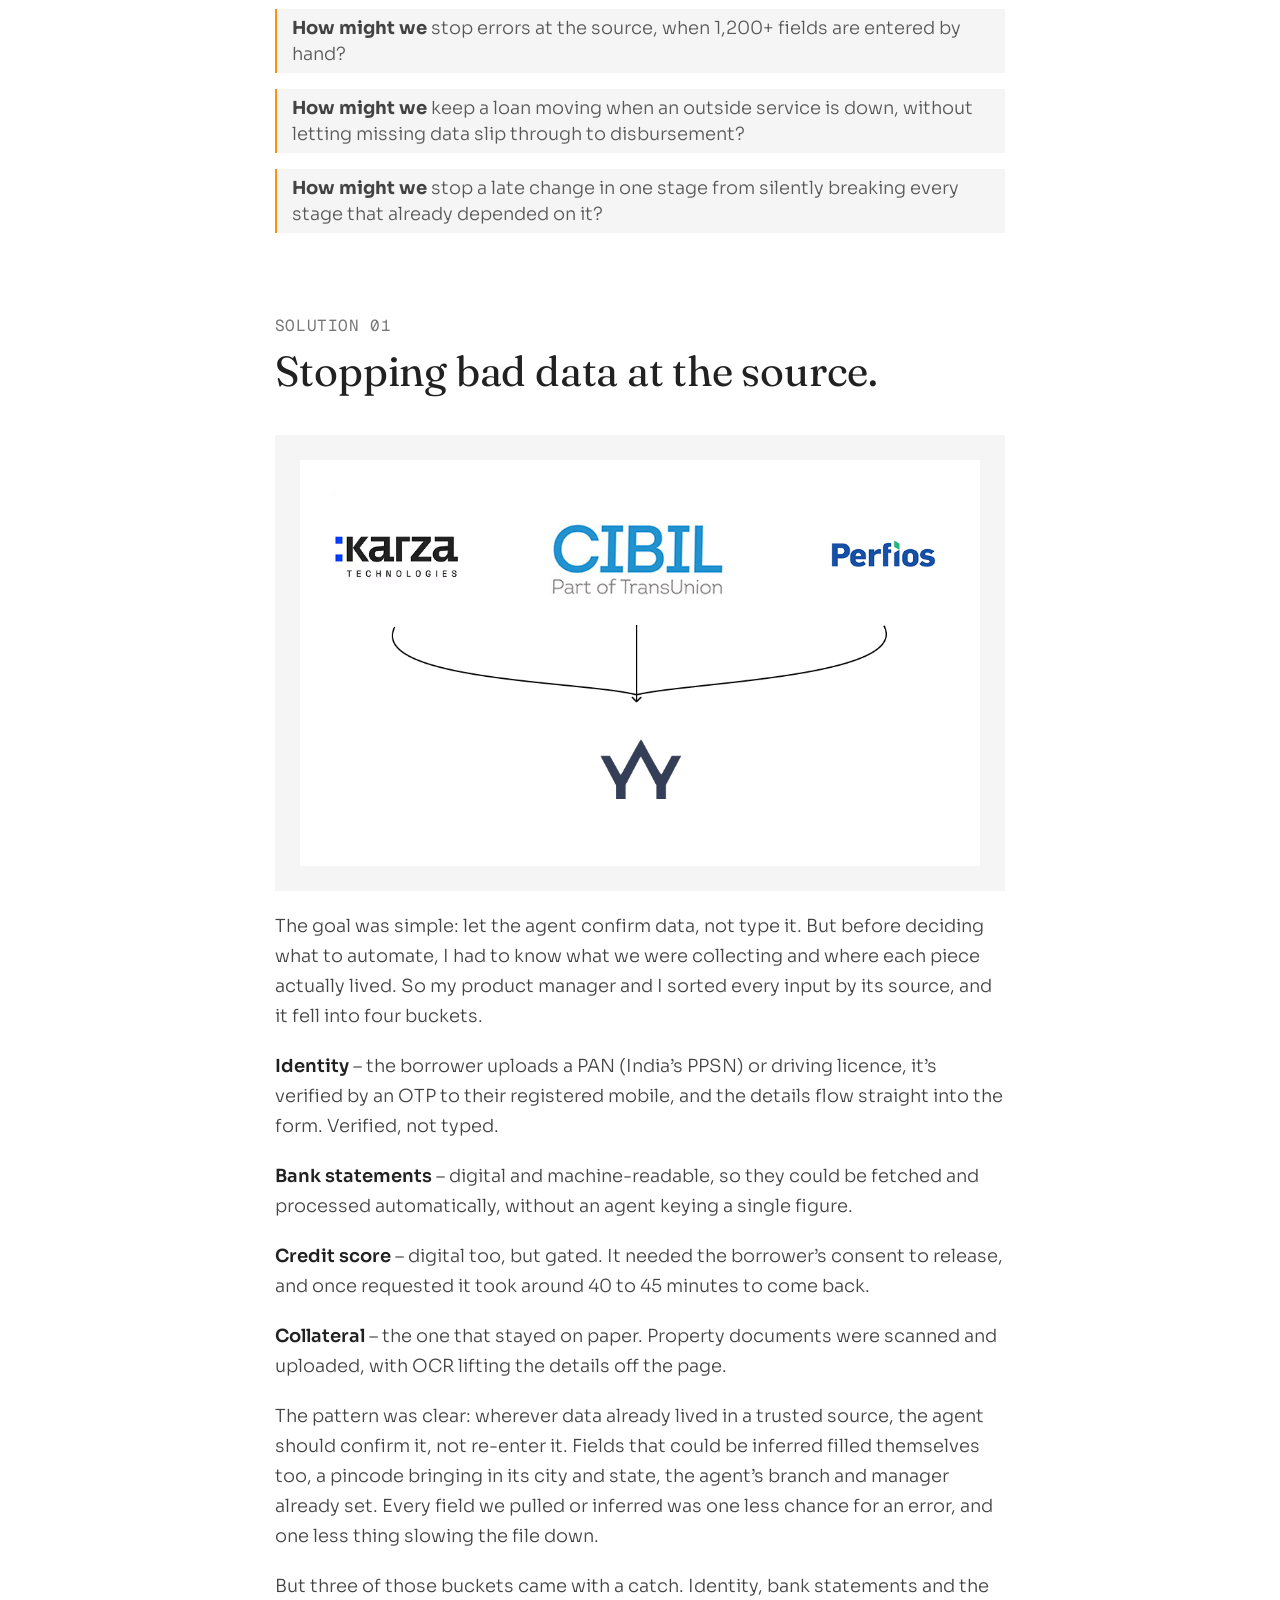
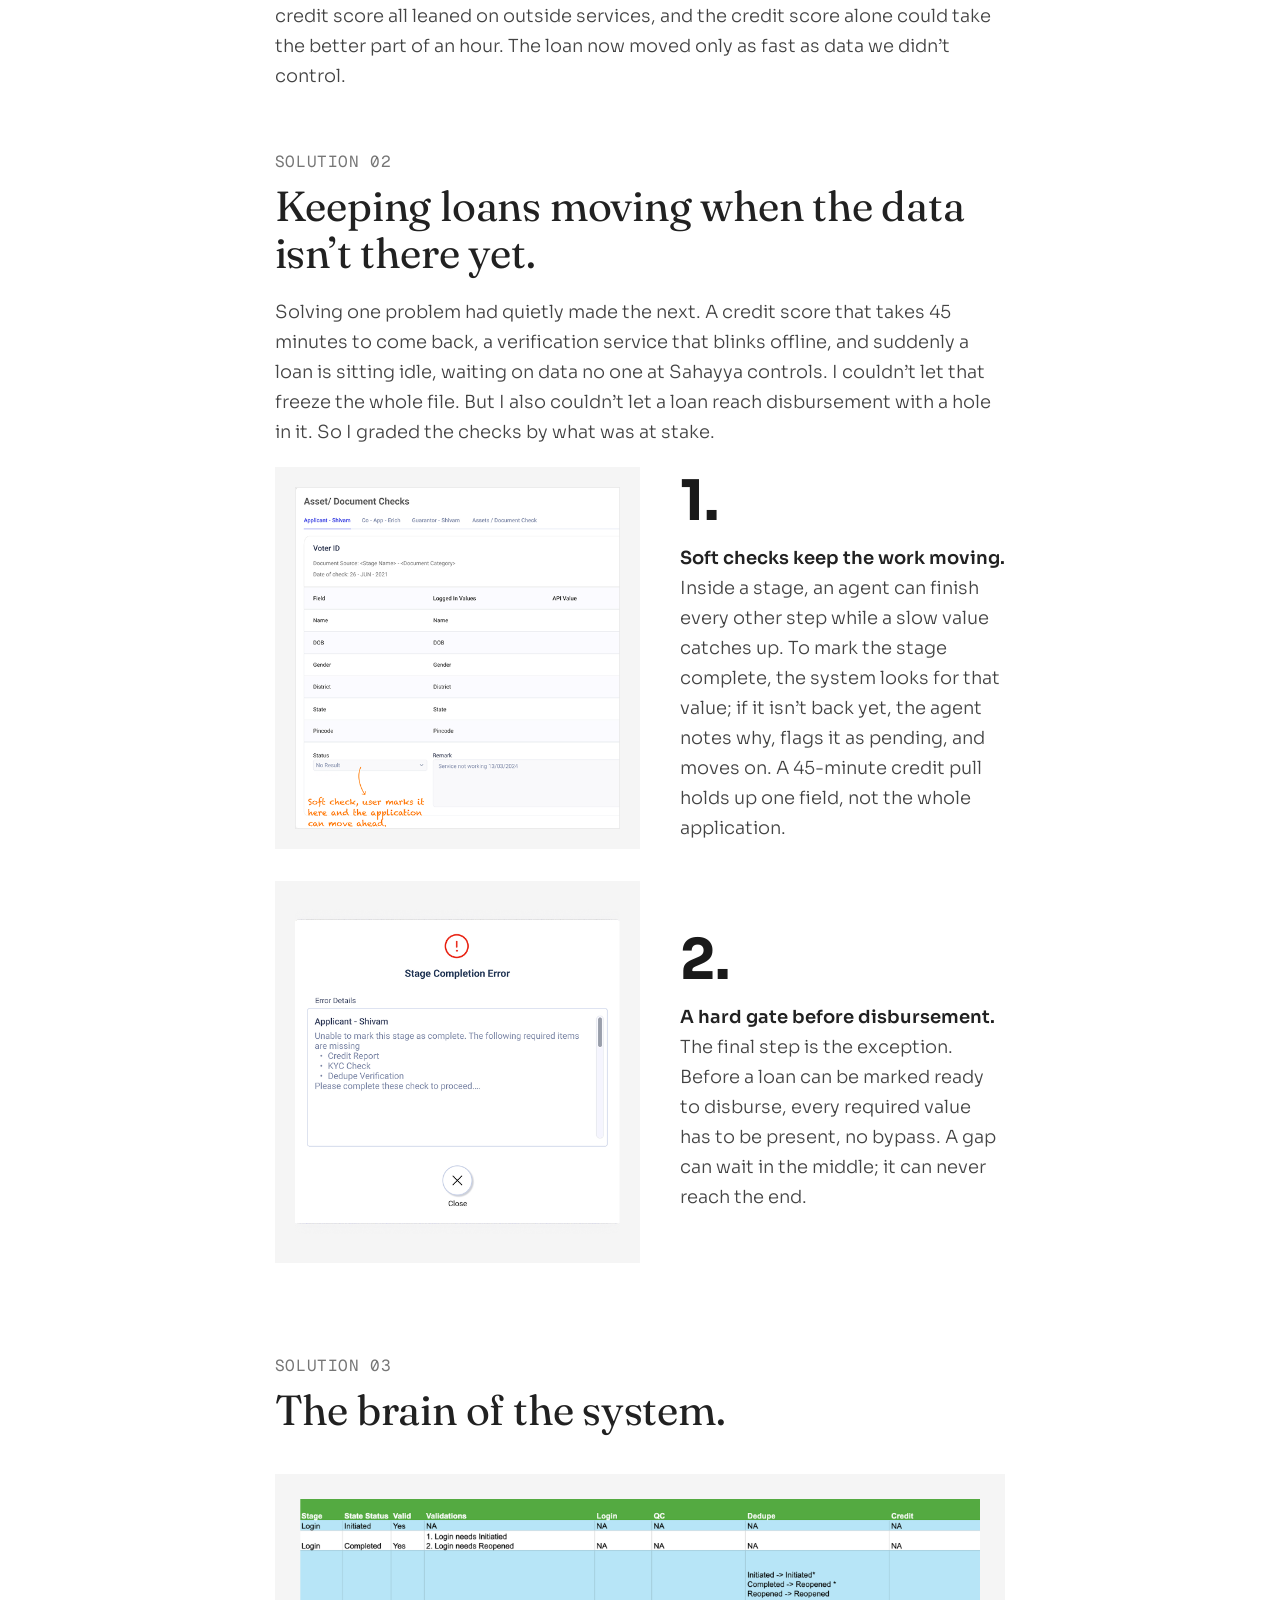
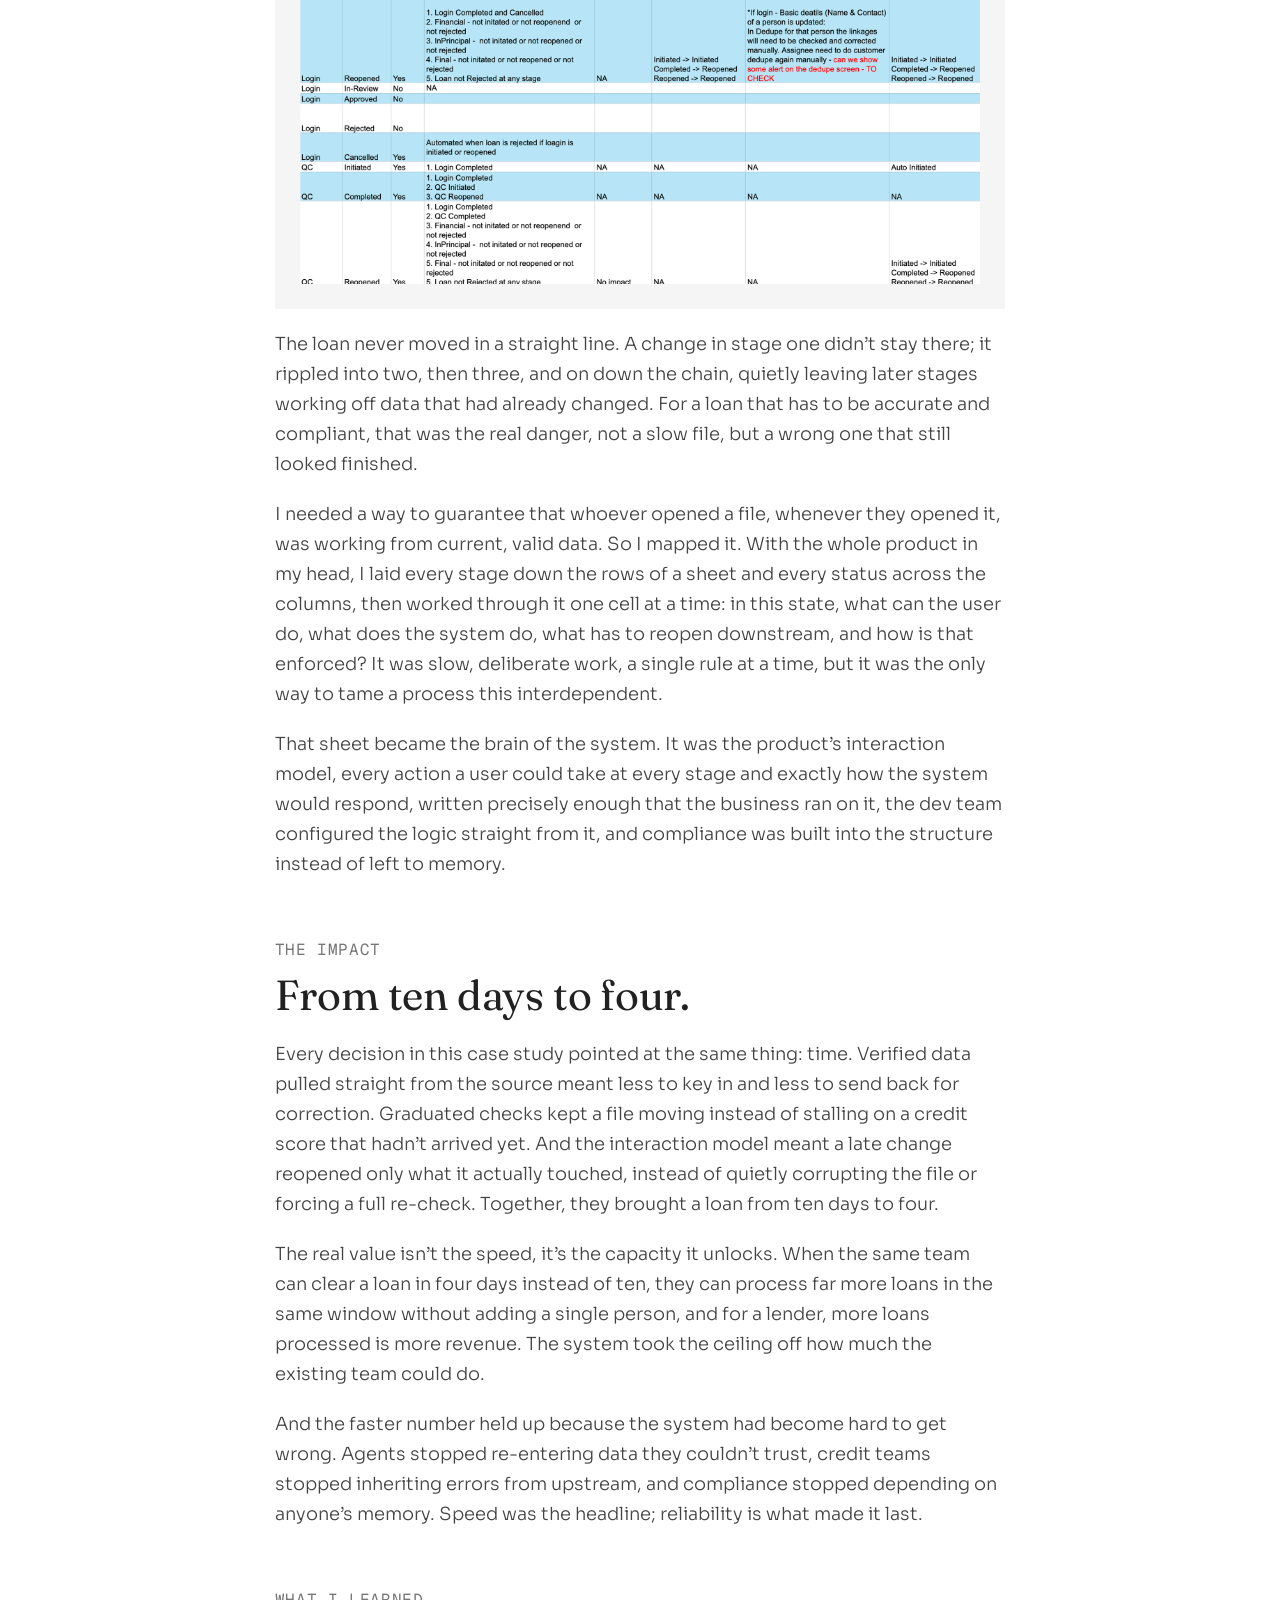
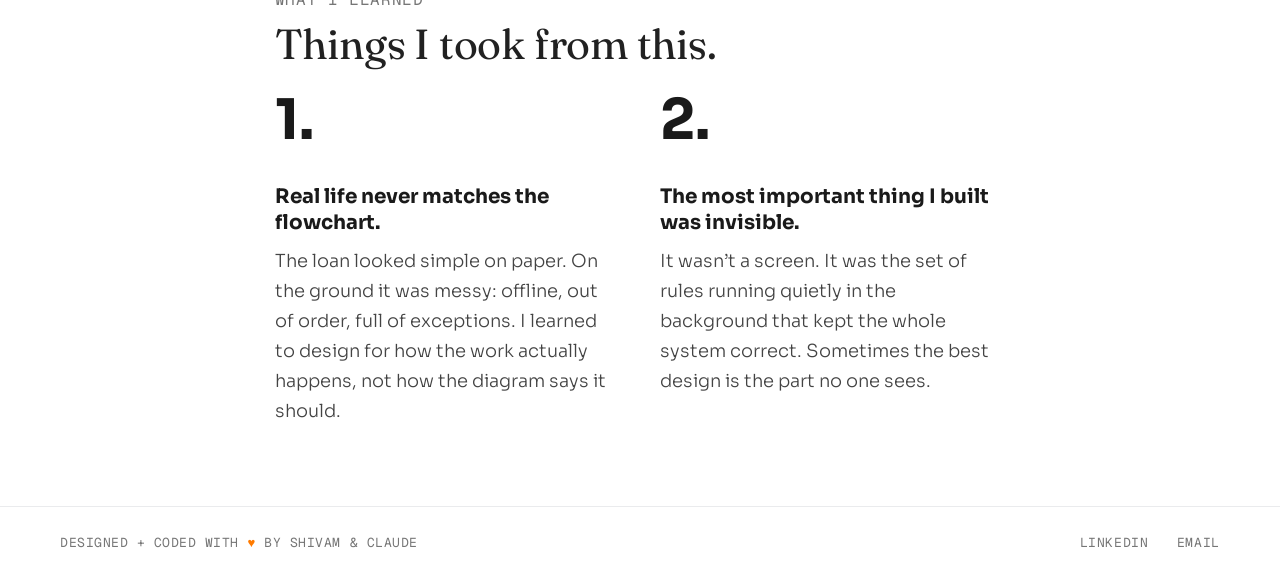
<file: sahayya.html>
<!DOCTYPE html>
<html lang="en">
<head>
  <meta charset="UTF-8" />
  <meta name="viewport" content="width=device-width, initial-scale=1.0" />
  <!-- Microsoft Clarity -->
  <script type="text/javascript">
    (function(c,l,a,r,i,t,y){
        c[a]=c[a]||function(){(c[a].q=c[a].q||[]).push(arguments)};
        t=l.createElement(r);t.async=1;t.src="https://www.clarity.ms/tag/"+i;
        y=l.getElementsByTagName(r)[0];y.parentNode.insertBefore(t,y);
    })(window, document, "clarity", "script", "ylozhf8jq7");
  </script>
  <link rel="icon" href="assets/favicon.svg" type="image/svg+xml" />
  <link rel="icon" href="assets/favicon-32.png" sizes="32x32" type="image/png" />
  <link rel="apple-touch-icon" href="assets/apple-touch-icon.png" />
  <title>Sahayya — Shivam Soni</title>
  <meta name="description" content="Case study: designing an end-to-end loan origination system for India's self-employed borrowers — reducing loan processing time from 10 days to 4." />

  <!-- Open Graph -->
  <meta property="og:type" content="website" />
  <meta property="og:title" content="Sahayya — Reducing loan processing time from 10 days to 4" />
  <meta property="og:description" content="An end-to-end loan origination system for India's self-employed borrowers. A UX case study by Shivam Soni." />
  <meta property="og:image" content="assets/img/sahayya/hero-laptop.png" />

  <link rel="preconnect" href="https://fonts.googleapis.com" />
  <link rel="preconnect" href="https://fonts.gstatic.com" crossorigin />
  <link href="https://fonts.googleapis.com/css2?family=Fraunces:opsz,wght@9..144,400;9..144,500;9..144,600&family=Mukta:wght@400;500;600;700&family=Sora:wght@300;400;600;700&family=Geist+Mono:wght@400;500&display=swap" rel="stylesheet" />
  <link rel="stylesheet" href="assets/css/styles.css?v=20261017" />
</head>
<body class="kf cs sa">

  <!-- ===================== TOP NAV ===================== -->
  <header class="site-nav">
    <div class="site-nav__inner">
      <div class="site-nav__rail" aria-hidden="true"></div>
      <div class="site-nav__col">
      <a class="brand" href="index.html">
        <span class="brand__name">Shivam Soni</span>
        <span class="brand__role">Product Designer</span>
      </a>
      <nav class="site-nav__nav" aria-label="Primary">
        <button class="site-nav__toggle" type="button" aria-expanded="false" aria-controls="nav-menu">
          <span>Work</span>
          <svg class="site-nav__caret" viewBox="0 0 24 24" fill="none" aria-hidden="true"><path d="M6 9l6 6 6-6" stroke="currentColor" stroke-width="2" stroke-linecap="round" stroke-linejoin="round" /></svg>
        </button>
        <div class="site-nav__links" id="nav-menu">
          <a href="index.html" class="is-current">Work</a>
          <a href="about.html">About</a>
          <a href="https://drive.google.com/file/d/1szhlKCJLZO5032RSUDJxsAey4lzY45WD/view?usp=drive_link" target="_blank" rel="noopener noreferrer">Resume</a>
        </div>
      </nav>
      </div>
    </div>
  </header>

  <!-- ===================== MAIN LAYOUT ===================== -->
  <div class="layout">

    <!-- ---- Sticky sidebar ---- -->
    <aside class="sidebar">
      <a class="sidebar__back" href="index.html">&larr; Back</a>
      <nav class="section-nav" aria-label="Sections">
        <a href="#overview" class="section-nav__link">Overview</a>
        <a href="#my-role" class="section-nav__link">My role</a>
        <a href="#scope" class="section-nav__link">Scope</a>
        <a href="#introduction" class="section-nav__link">Introduction</a>
        <a href="#customer" class="section-nav__link">The customer</a>
        <a href="#discovery" class="section-nav__link">Discovery</a>
        <a href="#problems" class="section-nav__link">The problems</a>
        <a href="#solution-01" class="section-nav__link">Solution 01</a>
        <a href="#solution-02" class="section-nav__link">Solution 02</a>
        <a href="#solution-03" class="section-nav__link">Solution 03</a>
        <a href="#impact" class="section-nav__link">The impact</a>
        <a href="#learnings" class="section-nav__link">What I learned</a>
      </nav>
    </aside>

    <!-- ---- Content column ---- -->
    <main class="content">

      <!-- ===== HERO / OVERVIEW ===== -->
      <section id="overview" class="section hero">
        <p class="eyebrow">Enterprise app &bull; UX Design &bull; Fintech</p>
        <h1 class="hero__title">How did I reduce loan processing time from 10 days to 4?</h1>
        <p class="hero__subtitle">Designing an end-to-end loan origination system for India&rsquo;s self-employed borrowers.</p>

        <!-- Hero stage: animated "Moving gradient" WebGPU shader (canvas, behind)
             + transparent laptop mockup on top. Canvas keeps a CSS gradient
             fallback for browsers without WebGPU. -->
        <div class="sa-hero-stage" data-moving-gradient>
          <canvas class="sa-hero-stage__canvas" aria-hidden="true"></canvas>
          <img class="sa-hero-stage__mockup" src="assets/img/sahayya/hero-mockup.png"
               width="2051" height="1426" fetchpriority="high"
               alt="The Sahayya loan-origination app shown on a laptop" />
        </div>

        <dl class="meta">
          <div class="meta__col">
            <dt>Role</dt>
            <dd>Lead UX Designer</dd>
          </div>
          <div class="meta__col">
            <dt>Timeline</dt>
            <dd>December 2022 &ndash; May 2024</dd>
          </div>
          <div class="meta__col">
            <dt>Team</dt>
            <dd>1 PM<br />2 UX Designer<br />3 UI Designer</dd>
          </div>
          <div class="meta__col">
            <dt>Skills</dt>
            <dd>User Research<br />UX Design<br />Service Design</dd>
          </div>
        </dl>
      </section>

      <!-- ===== MY ROLE ===== -->
      <section id="my-role" class="section">
        <p class="eyebrow">My role</p>
        <h2 class="section__title">More than wireframes.</h2>
        <p class="body">On paper I was the lead UX designer. In practice it was a lot of things at once. Erich, a colleague, was with me the whole way, but plenty of what I did wasn&rsquo;t drawing screens at all. I spent as much time collaborating with the UI, engineering and testing teams to make sure we were all building the same product in our heads. And under every wireframe there was the harder question I kept circling back to: how do all these modules and services actually fit together, what happens at the edges when one of them breaks, and what information does the other team need to know when working on it?</p>
        <p class="body">People ask how a designer ended up holding that much of the system. Honestly, it&rsquo;s because I like this kind of mess. Complex system design is the part of the job I enjoy most, so from the first week I showed up to every stakeholder call and every walkthrough, even the ones I didn&rsquo;t need to be in. Slowly I became the person who could hold the entire product in their head, and somewhere in there I became the face of the project.</p>
        <p class="body"><strong>What I did:</strong> UX research &middot; Business process mapping &middot; UX design &middot; Information architecture &middot; Interaction Model &middot; Design QA</p>
      </section>

      <!-- ===== SCOPE ===== -->
      <section id="scope" class="section">
        <p class="eyebrow">Scope</p>
        <h2 class="section__title">One question, chosen on purpose</h2>
        <p class="body">Eighteen months, 350-plus web screens, 125 more on mobile. Far too much for one page, so I won&rsquo;t try to show all of it. Instead I&rsquo;ve pointed this whole case study at a single question: how do you cut the time it takes to process a business loan? It sounds narrow, but it&rsquo;s the one that matters most. A faster loan isn&rsquo;t just a smoother experience. If Sahayya can process a loan faster, it can process more of them, and more loans means more revenue.</p>
      </section>

      <hr class="sa-rule" />

      <!-- ===== INTRODUCTION ===== -->
      <section id="introduction" class="section">
        <p class="eyebrow">Introduction</p>
        <h2 class="section__title">A lender built for India&rsquo;s self-employed group.</h2>
        <p class="body">Sahayya is a Bangalore-based home-loan company lending to India&rsquo;s self-employed, borrowers whose income is hard to verify and who most banks turn away. It works with major banks like HDFC and Axis, underwriting home loans on their behalf.</p>
      </section>

      <!-- ===== THE CUSTOMER ===== -->
      <section id="customer" class="section">
        <p class="eyebrow">The customer</p>
        <h2 class="section__title">The borrower - a credit score can&rsquo;t see.</h2>
        <div class="sa-split">
          <figure class="asset-slot sa-split__media" data-caption="Meet the borrower — self-employed, hard to score">
            <img src="assets/img/sahayya/persona-suresh.png" alt="Persona of a Sahayya borrower — self-employed, steady income, hard to verify on paper" />
          </figure>
          <div class="sa-split__text">
            <p class="body"><strong>Sahayya</strong> lends to self-employed borrowers in tier 2&ndash;3 India who need financing quickly to build a house or grow a business. Their income is hard to verify and their credit score rarely reflects how they actually earn, so most banks turn them away. Reaching them means meeting them where they are, on their terms.</p>
          </div>
        </div>
      </section>

      <!-- ===== DISCOVERY ===== -->
      <section id="discovery" class="section">
        <p class="eyebrow">Discovery</p>
        <h2 class="section__title">The process on paper, and the process in the field.</h2>

        <figure class="asset-slot sa-shot" data-caption="The loan pipeline on paper — lead to disbursal">
          <img src="assets/img/sahayya/research-journey.png" alt="The Sahayya loan pipeline mapped on paper, from lead to disbursal" />
        </figure>
        <p class="body">To design the system, I first had to see how the loan really moved. A walkthrough with the Sahayya team revealed a clean pipeline on paper hiding a web of dependencies: credit checks that failed with no retry, bank analysis that only read PDFs, a risk check that could reopen a file even after payout.</p>

        <figure class="asset-slot sa-shot" data-caption="The whole product rebuilt in a spreadsheet — stage by stage">
          <img src="assets/img/sahayya/product-spreadsheet.png" alt="The entire product rebuilt in a spreadsheet — every stage, sub-stage, and field" />
        </figure>
        <p class="body">So before touching a screen, my product manager and I rebuilt the whole product in a spreadsheet. Stage by stage, we listed every field we would capture, every sub-stage, and how each one connected to the next. It was the only way to feel how big this thing really was, and it became the backbone for everything that came after.</p>
        <p class="body">The field is where the tidy diagram fell apart. I shadowed Prassanna, the Sales Head, visiting a restaurant owner. He never opened a form. He talked the owner through his sales, seasons and expenses while reading the room, did his sums on paper, and judged risk on instinct. No network, the questions jumping around, and half of what the loan needed simply wasn&rsquo;t there on the spot.</p>
      </section>

      <!-- ===== THE PROBLEMS ===== -->
      <section id="problems" class="section">
        <p class="eyebrow">The problems</p>
        <h2 class="section__title">Three questions the design had to answer.</h2>
        <p class="body">If the goal was a faster loan, speed itself was never the thing to design. Speed is just what you get once you clear away everything slowing a file down. And this file had plenty. A single application carried 1,200+ fields, keyed in by hand, offline, and rarely in order, across thirteen stages that all leaned on each other. One wrong entry could bounce the whole thing back to the start.</p>

        <ul class="hmw">
          <li class="hmw__item"><strong>How might we</strong> stop errors at the source, when 1,200+ fields are entered by hand?</li>
          <li class="hmw__item"><strong>How might we</strong> keep a loan moving when an outside service is down, without letting missing data slip through to disbursement?</li>
          <li class="hmw__item"><strong>How might we</strong> stop a late change in one stage from silently breaking every stage that already depended on it?</li>
        </ul>
      </section>

      <!-- ===== SOLUTION 01 ===== -->
      <section id="solution-01" class="section">
        <p class="eyebrow">Solution 01</p>
        <h2 class="section__title">Stopping bad data at the source.</h2>

        <figure class="asset-slot sa-shot" data-caption="Every input sorted by its source — four buckets">
          <img src="assets/img/sahayya/data-sources.png" alt="Inputs sorted by source into four buckets: identity, bank statements, credit score, and collateral" />
        </figure>

        <p class="body">The goal was simple: let the agent confirm data, not type it. But before deciding what to automate, I had to know what we were collecting and where each piece actually lived. So my product manager and I sorted every input by its source, and it fell into four buckets.</p>

        <p class="body"><strong>Identity</strong> &ndash; the borrower uploads a PAN (India&rsquo;s PPSN) or driving licence, it&rsquo;s verified by an OTP to their registered mobile, and the details flow straight into the form. Verified, not typed.</p>
        <p class="body"><strong>Bank statements</strong> &ndash; digital and machine-readable, so they could be fetched and processed automatically, without an agent keying a single figure.</p>
        <p class="body"><strong>Credit score</strong> &ndash; digital too, but gated. It needed the borrower&rsquo;s consent to release, and once requested it took around 40 to 45 minutes to come back.</p>
        <p class="body"><strong>Collateral</strong> &ndash; the one that stayed on paper. Property documents were scanned and uploaded, with OCR lifting the details off the page.</p>

        <p class="body">The pattern was clear: wherever data already lived in a trusted source, the agent should confirm it, not re-enter it. Fields that could be inferred filled themselves too, a pincode bringing in its city and state, the agent&rsquo;s branch and manager already set. Every field we pulled or inferred was one less chance for an error, and one less thing slowing the file down.</p>
        <p class="body">But three of those buckets came with a catch. Identity, bank statements and the credit score all leaned on outside services, and the credit score alone could take the better part of an hour. The loan now moved only as fast as data we didn&rsquo;t control.</p>
      </section>

      <!-- ===== SOLUTION 02 ===== -->
      <section id="solution-02" class="section">
        <p class="eyebrow">Solution 02</p>
        <h2 class="section__title">Keeping loans moving when the data isn&rsquo;t there yet.</h2>
        <p class="body">Solving one problem had quietly made the next. A credit score that takes 45 minutes to come back, a verification service that blinks offline, and suddenly a loan is sitting idle, waiting on data no one at Sahayya controls. I couldn&rsquo;t let that freeze the whole file. But I also couldn&rsquo;t let a loan reach disbursement with a hole in it. So I graded the checks by what was at stake.</p>

        <div class="sa-split">
          <figure class="asset-slot sa-split__media" data-caption="Soft check — mark a pending value and move on">
            <img src="assets/img/sahayya/asset-checks.png" alt="Asset and document checks screen — a soft check that lets the agent flag a pending value and continue" />
          </figure>
          <div class="sa-split__text">
            <span class="sa-note__num">1.</span>
            <p class="body"><strong>Soft checks keep the work moving.</strong> Inside a stage, an agent can finish every other step while a slow value catches up. To mark the stage complete, the system looks for that value; if it isn&rsquo;t back yet, the agent notes why, flags it as pending, and moves on. A 45-minute credit pull holds up one field, not the whole application.</p>
          </div>
        </div>

        <div class="sa-split">
          <figure class="asset-slot sa-split__media" data-caption="Hard gate — every required value present before disbursement">
            <img src="assets/img/sahayya/sql-error.png" alt="A hard gate before disbursement — the system blocks completion until every required value is present" />
          </figure>
          <div class="sa-split__text">
            <span class="sa-note__num">2.</span>
            <p class="body"><strong>A hard gate before disbursement.</strong> The final step is the exception. Before a loan can be marked ready to disburse, every required value has to be present, no bypass. A gap can wait in the middle; it can never reach the end.</p>
          </div>
        </div>
      </section>

      <!-- ===== SOLUTION 03 ===== -->
      <section id="solution-03" class="section">
        <p class="eyebrow">Solution 03</p>
        <h2 class="section__title">The brain of the system.</h2>

        <figure class="asset-slot sa-shot" data-caption="The interaction model — every stage against every status">
          <img src="assets/img/sahayya/rules-table.png" alt="The interaction model: a sheet mapping every stage against every status, with the rule for each cell" />
        </figure>

        <p class="body">The loan never moved in a straight line. A change in stage one didn&rsquo;t stay there; it rippled into two, then three, and on down the chain, quietly leaving later stages working off data that had already changed. For a loan that has to be accurate and compliant, that was the real danger, not a slow file, but a wrong one that still looked finished.</p>
        <p class="body">I needed a way to guarantee that whoever opened a file, whenever they opened it, was working from current, valid data. So I mapped it. With the whole product in my head, I laid every stage down the rows of a sheet and every status across the columns, then worked through it one cell at a time: in this state, what can the user do, what does the system do, what has to reopen downstream, and how is that enforced? It was slow, deliberate work, a single rule at a time, but it was the only way to tame a process this interdependent.</p>
        <p class="body">That sheet became the brain of the system. It was the product&rsquo;s interaction model, every action a user could take at every stage and exactly how the system would respond, written precisely enough that the business ran on it, the dev team configured the logic straight from it, and compliance was built into the structure instead of left to memory.</p>
      </section>

      <!-- ===== THE IMPACT ===== -->
      <section id="impact" class="section">
        <p class="eyebrow">The impact</p>
        <h2 class="section__title">From ten days to four.</h2>
        <p class="body">Every decision in this case study pointed at the same thing: time. Verified data pulled straight from the source meant less to key in and less to send back for correction. Graduated checks kept a file moving instead of stalling on a credit score that hadn&rsquo;t arrived yet. And the interaction model meant a late change reopened only what it actually touched, instead of quietly corrupting the file or forcing a full re-check. Together, they brought a loan from ten days to four.</p>
        <p class="body">The real value isn&rsquo;t the speed, it&rsquo;s the capacity it unlocks. When the same team can clear a loan in four days instead of ten, they can process far more loans in the same window without adding a single person, and for a lender, more loans processed is more revenue. The system took the ceiling off how much the existing team could do.</p>
        <p class="body">And the faster number held up because the system had become hard to get wrong. Agents stopped re-entering data they couldn&rsquo;t trust, credit teams stopped inheriting errors from upstream, and compliance stopped depending on anyone&rsquo;s memory. Speed was the headline; reliability is what made it last.</p>
      </section>

      <!-- ===== WHAT I LEARNED ===== -->
      <section id="learnings" class="section">
        <p class="eyebrow">What I learned</p>
        <h2 class="section__title">Things I took from this.</h2>
        <div class="sa-lessons">
          <div class="sa-lesson">
            <span class="sa-lesson__num">1.</span>
            <h3 class="sa-lesson__title">Real life never matches the flowchart.</h3>
            <p class="body">The loan looked simple on paper. On the ground it was messy: offline, out of order, full of exceptions. I learned to design for how the work actually happens, not how the diagram says it should.</p>
          </div>
          <div class="sa-lesson">
            <span class="sa-lesson__num">2.</span>
            <h3 class="sa-lesson__title">The most important thing I built was invisible.</h3>
            <p class="body">It wasn&rsquo;t a screen. It was the set of rules running quietly in the background that kept the whole system correct. Sometimes the best design is the part no one sees.</p>
          </div>
        </div>
      </section>

    </main>
  </div>

  <!-- ===================== FOOTER ===================== -->
  <footer class="site-footer">
    <div class="site-footer__inner">
      <p class="site-footer__credit">Designed + Coded with <span class="heart">&hearts;</span> by Shivam &amp; Claude</p>
      <nav class="site-footer__links" aria-label="Social">
        <a href="https://www.linkedin.com/in/designbyshivam/" target="_blank" rel="noopener noreferrer">LinkedIn</a>
        <a href="mailto:shivamsoni164@gmail.com" target="_blank" rel="noopener noreferrer">Email</a>
      </nav>
    </div>
  </footer>

  <script src="assets/js/main.js?v=20261017"></script>
  <script type="module" src="assets/js/moving-gradient.js?v=20261017"></script>
</body>
</html>
</file>
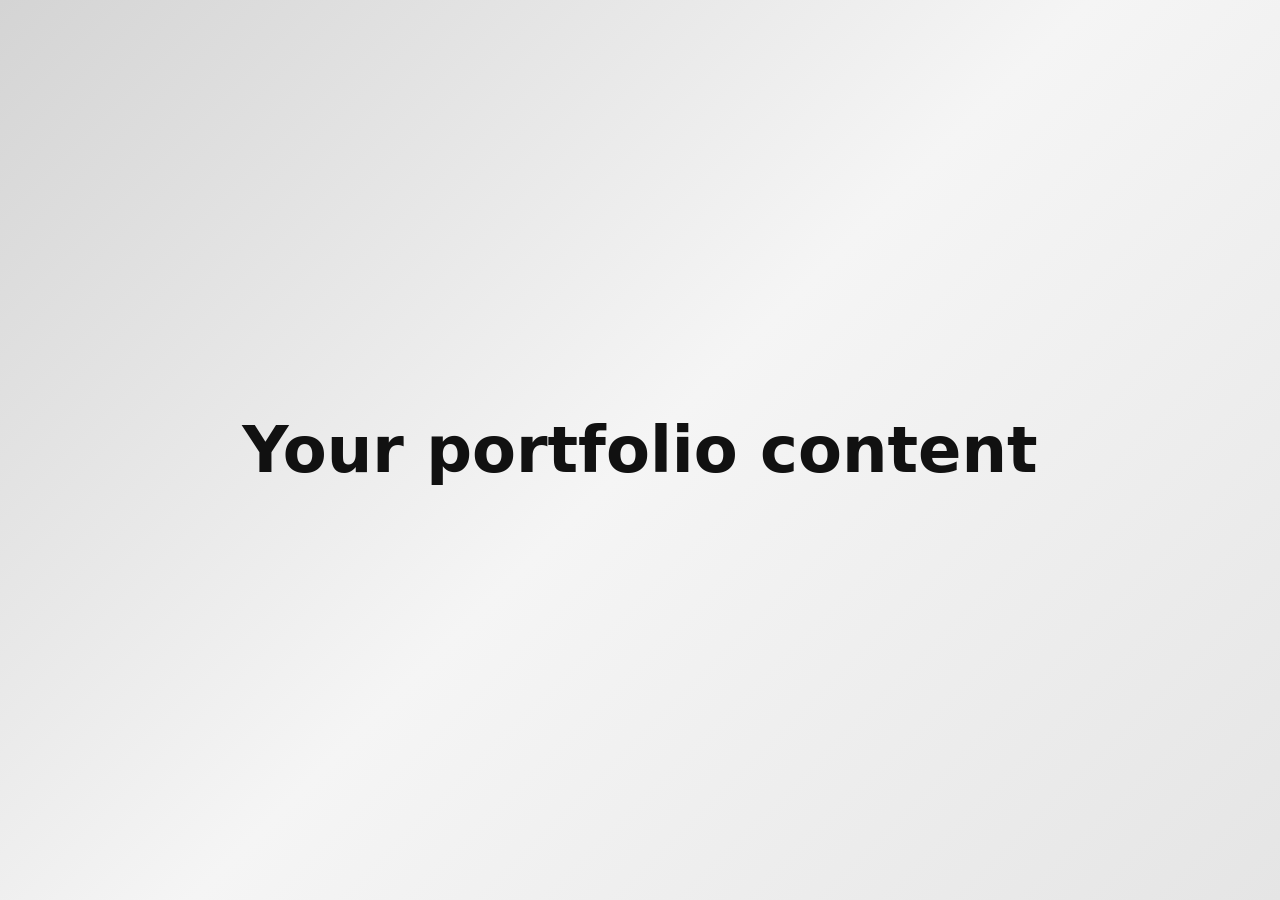
<file: reference/moving-gradient.html>
<!DOCTYPE html>
<html lang="en">
<head>
<meta charset="utf-8">
<meta name="viewport" content="width=device-width, initial-scale=1">
<title>Moving gradient background</title>
<style>
  html, body { margin: 0; height: 100%; }

  /* The canvas sits behind everything. Move it into a section if you prefer. */
  #moving-gradient {
    position: fixed;
    inset: 0;
    width: 100%;
    height: 100%;
    z-index: -1;
    display: block;
    /* Fallback shown until WebGPU starts (or if it's unsupported) */
    background: linear-gradient(135deg, #d4d4d4 0%, #f5f5f5 50%, #e5e5e5 100%);
  }

  /* Demo content: delete this */
  main { min-height: 100%; display: grid; place-items: center; font: 600 clamp(2rem, 6vw, 4rem)/1.1 system-ui, sans-serif; color: #111; }
</style>
</head>
<body>

<canvas id="moving-gradient" aria-hidden="true"></canvas>
<main>Your portfolio content</main>

<script type="module">
/* ------------------------------------------------------------------
   SETTINGS: these are the values from your Figma panel.
   ------------------------------------------------------------------ */
const SETTINGS = {
  detail: 0.85,
  intensity: 0.96,
  twist: 0.36,
  warp: 0.2,              // "Flow" in Figma
  zoom: 46,               // %
  rotationSpeed: 35,      // "Speed" in Figma, %
  morphSpeed: 1.5,
  material: 0,            // 0 = None
  gradientBalance: 45,    // "Color balance", %
  gradientMethod: 0,      // 0 = Height
  // Gradient stops: Grey/300, Grey/100, Grey/200.
  // These hex values are my guess (Tailwind-style greys). Replace them with
  // the exact hex values of your Figma grey styles.
  stops: [
    { position: 0.0, hex: '#d4d4d4' },
    { position: 0.5, hex: '#f5f5f5' },
    { position: 1.0, hex: '#e5e5e5' },
  ],
};

const MAX_DPR = 1;            // the gradient is soft, so 1x is plenty and saves battery
const MESH_RES = matchMedia('(max-width: 768px)').matches ? 64 : 112; // lower on phones

/* ------------------------------------------------------------------
   Shader (WGSL), taken unchanged from your Figma export.
   ------------------------------------------------------------------ */
const WGSL = `
struct Uniforms {
  detail: f32,
  time: f32,
  aspectRatio: f32,
  gradientStopCount: f32,
  colors: array<vec4f, 8>,
  stops: array<vec4f, 2>,
  zoom: f32,
  morphSpeed: f32,
  material: f32,
  rotationSpeed: f32,
  gradientBalance: f32,
  shading: f32,
  warp: f32,
  intensity: f32,
  twist: f32,
  gradientMethod: f32,
  pad0: f32,
  pad1: f32,
}

@group(0) @binding(0) var<uniform> u: Uniforms;

struct VsIn {
  @location(0) position: vec3f,
}

struct VsOut {
  @builtin(position) position: vec4f,
  @location(0) baseDirection: vec3f,
  @location(1) worldPosition: vec3f,
}

struct BackdropOut {
  @builtin(position) position: vec4f,
  @location(0) screenUv: vec2f,
}

fn hash33(p: vec3f) -> vec3f {
  let q = vec3f(
    dot(p, vec3f(127.1, 311.7, 74.7)),
    dot(p, vec3f(269.5, 183.3, 246.1)),
    dot(p, vec3f(113.5, 271.9, 124.6))
  );
  return fract(sin(q) * 43758.5453) * 2.0 - 1.0;
}

fn smootherCurve(t: vec3f) -> vec3f {
  return t * t * t * (t * (t * 6.0 - 15.0) + 10.0);
}

fn gradDot(cell: vec3f, offset: vec3f, local: vec3f) -> f32 {
  return dot(hash33(cell + offset), local - offset);
}

fn perlin3(p: vec3f) -> f32 {
  let cell = floor(p);
  let local = fract(p);
  let w = smootherCurve(local);

  let n000 = gradDot(cell, vec3f(0.0, 0.0, 0.0), local);
  let n100 = gradDot(cell, vec3f(1.0, 0.0, 0.0), local);
  let n010 = gradDot(cell, vec3f(0.0, 1.0, 0.0), local);
  let n110 = gradDot(cell, vec3f(1.0, 1.0, 0.0), local);
  let n001 = gradDot(cell, vec3f(0.0, 0.0, 1.0), local);
  let n101 = gradDot(cell, vec3f(1.0, 0.0, 1.0), local);
  let n011 = gradDot(cell, vec3f(0.0, 1.0, 1.0), local);
  let n111 = gradDot(cell, vec3f(1.0, 1.0, 1.0), local);

  let nx00 = mix(n000, n100, w.x);
  let nx10 = mix(n010, n110, w.x);
  let nx01 = mix(n001, n101, w.x);
  let nx11 = mix(n011, n111, w.x);
  let nxy0 = mix(nx00, nx10, w.y);
  let nxy1 = mix(nx01, nx11, w.y);

  return mix(nxy0, nxy1, w.z) * 1.1547;
}

fn rotateOctave(p: vec3f) -> vec3f {
  return vec3f(
     0.00 * p.x + 0.80 * p.y + 0.60 * p.z,
    -0.80 * p.x + 0.36 * p.y - 0.48 * p.z,
    -0.60 * p.x - 0.48 * p.y + 0.64 * p.z
  );
}

fn fbm(p: vec3f) -> f32 {
  var q = p;
  var total = 0.0;
  var amplitude = 1.0;
  var weight = 0.0;

  for (var i = 0; i < 3; i = i + 1) {
    total = total + perlin3(q) * amplitude;
    weight = weight + amplitude;
    q = rotateOctave(q) * 2.02 + vec3f(3.7, 1.9, 6.3);
    amplitude = amplitude * 0.48;
  }

  return total / max(weight, 0.0001);
}

fn warpVector(p: vec3f) -> vec3f {
  return vec3f(
    perlin3(p),
    perlin3(p + vec3f(5.2, 1.3, 2.8)),
    perlin3(p + vec3f(1.7, 9.2, 4.4))
  );
}

fn wrapPhase(phase: f32) -> f32 {
  let tau = 6.28318530718;
  return phase - floor(phase / tau) * tau;
}

fn curvedDomainMotion(
  morphTime: f32,
  rates: vec3f,
  phases: vec3f
) -> vec3f {
  return vec3f(
    sin(wrapPhase(morphTime * rates.x + phases.x)),
    sin(wrapPhase(morphTime * rates.y + phases.y)),
    cos(wrapPhase(morphTime * rates.z + phases.z))
  );
}

fn primaryDomainMotion(morphTime: f32) -> vec3f {
  let primaryDirection = normalize(vec3f(0.73, -0.41, 0.55));
  let secondaryDirection = normalize(vec3f(-0.28, 0.91, 0.31));
  let primaryDrift = primaryDirection * morphTime * 0.105;
  let secondaryDrift = secondaryDirection * morphTime * 0.023;
  let curve = curvedDomainMotion(
    morphTime,
    vec3f(0.071, 0.043, 0.029),
    vec3f(0.0, 1.73, 4.11)
  ) * 0.16;
  return primaryDrift + secondaryDrift + curve;
}

fn warpDomainMotion(morphTime: f32) -> vec3f {
  let primaryDirection = normalize(vec3f(-0.46, 0.38, 0.80));
  let secondaryDirection = normalize(vec3f(0.84, 0.51, -0.18));
  let primaryDrift = primaryDirection * morphTime * 0.137;
  let secondaryDrift = secondaryDirection * morphTime * 0.031;
  let curve = curvedDomainMotion(
    morphTime,
    vec3f(0.089, 0.053, 0.034),
    vec3f(2.21, 5.07, 0.83)
  ) * 0.12;
  return primaryDrift + secondaryDrift + curve;
}

fn gradientDomainMotion(morphTime: f32) -> vec3f {
  let primaryDirection = normalize(vec3f(0.32, 0.76, -0.57));
  let secondaryDirection = normalize(vec3f(-0.88, 0.17, -0.44));
  let primaryDrift = primaryDirection * morphTime * 0.079;
  let secondaryDrift = secondaryDirection * morphTime * 0.019;
  let curve = curvedDomainMotion(
    morphTime,
    vec3f(0.061, 0.037, 0.023),
    vec3f(4.37, 0.91, 2.68)
  ) * 0.19;
  return primaryDrift + secondaryDrift + curve;
}

fn heightField(direction: vec3f, detail: f32) -> f32 {
  let detailLevel = clamp(detail / 5.0, 0.0, 1.0);
  let frequency = mix(1.05, 3.4, detailLevel);
  let morphTime = u.time * max(u.morphSpeed, 0.0);
  let primaryMotion = primaryDomainMotion(morphTime);
  let warpMotion = warpDomainMotion(morphTime);
  let p = direction * frequency +
    vec3f(1.7, 3.1, 5.3) +
    primaryMotion;
  let warp = warpVector(
    p * 0.55 +
    warpMotion * 0.42 +
    vec3f(0.7, -1.1, 0.4)
  ) * u.warp;
  return fbm(p + warp);
}

fn displacementAmount(detail: f32) -> f32 {
  let amount = clamp(detail, 0.0, 1.0);
  let easedAmount = amount * amount * (3.0 - 2.0 * amount);
  return easedAmount * 0.30 * clamp(u.intensity, 0.0, 5.0);
}

fn surfacePoint(direction: vec3f, detail: f32) -> vec3f {
  let height = heightField(direction, detail);
  let displacedRadius = 1.0 + height * displacementAmount(detail);
  let safeRadius = max(displacedRadius, 0.72);
  return direction * safeRadius;
}

fn rotateAroundAxis(p: vec3f, axis: vec3f, angle: f32) -> vec3f {
  let c = cos(angle);
  let s = sin(angle);
  return p * c + cross(axis, p) * s + axis * dot(axis, p) * (1.0 - c);
}

fn twistAxis() -> vec3f {
  return normalize(vec3f(-0.68, 0.54, 0.49));
}

fn torsionAngle(direction: vec3f) -> f32 {
  let axis = twistAxis();
  let axial = clamp(dot(direction, axis), -1.0, 1.0);
  let smoothAxial = axial * (1.5 - 0.5 * axial * axial);
  return smoothAxial * clamp(u.twist, 0.0, 7.0);
}

fn twistedSurfacePoint(direction: vec3f, detail: f32) -> vec3f {
  let axis = twistAxis();
  let point = surfacePoint(direction, detail);
  return rotateAroundAxis(point, axis, torsionAngle(direction));
}

fn twistedFieldNormal(direction: vec3f, detail: f32) -> vec3f {
  var reference = vec3f(0.0, 1.0, 0.0);
  if (abs(direction.y) > 0.9) {
    reference = vec3f(1.0, 0.0, 0.0);
  }

  let tangent = normalize(cross(reference, direction));
  let bitangent = normalize(cross(direction, tangent));
  let epsilon = 0.02;

  let tA = twistedSurfacePoint(
    normalize(direction - tangent * epsilon),
    detail
  );
  let tB = twistedSurfacePoint(
    normalize(direction + tangent * epsilon),
    detail
  );
  let bA = twistedSurfacePoint(
    normalize(direction - bitangent * epsilon),
    detail
  );
  let bB = twistedSurfacePoint(
    normalize(direction + bitangent * epsilon),
    detail
  );

  var normal = normalize(cross(tB - tA, bB - bA));
  let outward = normalize(twistedSurfacePoint(direction, detail));
  if (dot(normal, outward) < 0.0) {
    normal = -normal;
  }
  return normal;
}

fn spreadCoordinate(raw: f32) -> f32 {
  let gain = 3.0;
  return clamp((raw - 0.5) * gain + 0.5, 0.0, 1.0);
}

fn objectGradientCoordinate(
  method: i32,
  direction: vec3f,
  field: f32,
  morphTime: f32
) -> f32 {
  if (method == 1) {
    let gradientMotion = gradientDomainMotion(morphTime);
    let gradientWarpMotion = warpDomainMotion(morphTime * 0.71);
    let p = direction * 1.18 +
      vec3f(-2.4, 4.1, 1.6) +
      gradientMotion;
    let broadWarp = warpVector(
      p * 0.42 +
      vec3f(3.2, -1.7, 2.5) +
      gradientWarpMotion * 0.19
    ) * 0.16;
    return spreadCoordinate(fbm(p + broadWarp) * 0.5 + 0.5);
  }

  return spreadCoordinate(field * 0.5 + 0.5);
}

fn srgbToLinear(c: vec3f) -> vec3f {
  let v = max(c, vec3f(0.0));
  let cutoff = step(vec3f(0.04045), v);
  let low = v / 12.92;
  let high = pow((v + 0.055) / 1.055, vec3f(2.4));
  return mix(low, high, cutoff);
}

fn linearToSrgb(c: vec3f) -> vec3f {
  let v = max(c, vec3f(0.0));
  let cutoff = step(vec3f(0.0031308), v);
  let low = v * 12.92;
  let high = 1.055 * pow(v, vec3f(1.0 / 2.4)) - 0.055;
  return mix(low, high, cutoff);
}

fn linearToOklab(c: vec3f) -> vec3f {
  let l = 0.4122214708 * c.r + 0.5363325363 * c.g + 0.0514459929 * c.b;
  let m = 0.2119034982 * c.r + 0.6806995451 * c.g + 0.1073969566 * c.b;
  let s = 0.0883024619 * c.r + 0.2817188376 * c.g + 0.6299787005 * c.b;

  let lc = pow(max(l, 0.0), 1.0 / 3.0);
  let mc = pow(max(m, 0.0), 1.0 / 3.0);
  let sc = pow(max(s, 0.0), 1.0 / 3.0);

  return vec3f(
    0.2104542553 * lc + 0.7936177850 * mc - 0.0040720468 * sc,
    1.9779984951 * lc - 2.4285922050 * mc + 0.4505937099 * sc,
    0.0259040371 * lc + 0.7827717662 * mc - 0.8086757660 * sc
  );
}

fn oklabToLinear(c: vec3f) -> vec3f {
  let lc = c.x + 0.3963377774 * c.y + 0.2158037573 * c.z;
  let mc = c.x - 0.1055613458 * c.y - 0.0638541728 * c.z;
  let sc = c.x - 0.0894841775 * c.y - 1.2914855480 * c.z;

  let l = lc * lc * lc;
  let m = mc * mc * mc;
  let s = sc * sc * sc;

  return vec3f(
     4.0767416621 * l - 3.3077115913 * m + 0.2309699292 * s,
    -1.2684380046 * l + 2.6097574011 * m - 0.3413193965 * s,
    -0.0041960863 * l - 0.7034186147 * m + 1.7076147010 * s
  );
}

fn stopPosition(index: i32) -> f32 {
  if (index < 4) {
    return u.stops[0][index];
  }
  return u.stops[1][index - 4];
}

fn gradientAt(t: f32) -> vec4f {
  let count = clamp(i32(u.gradientStopCount + 0.5), 1, 8);
  if (count == 1) {
    return u.colors[0];
  }

  var lowIndex = 0;
  for (var i = 0; i < 7; i = i + 1) {
    if (i >= count - 1) {
      break;
    }
    if (t >= stopPosition(i)) {
      lowIndex = i;
    }
  }
  let highIndex = lowIndex + 1;

  let start = stopPosition(lowIndex);
  let end = stopPosition(highIndex);
  var amount = clamp((t - start) / max(end - start, 0.0001), 0.0, 1.0);
  amount = amount * amount * (3.0 - 2.0 * amount);

  let a = u.colors[lowIndex];
  let b = u.colors[highIndex];

  let labA = linearToOklab(srgbToLinear(a.rgb));
  let labB = linearToOklab(srgbToLinear(b.rgb));
  let blended = linearToSrgb(oklabToLinear(mix(labA, labB, amount)));

  return vec4f(blended, mix(a.a, b.a, amount));
}

fn balanceRemap(coordinate: f32) -> f32 {
  let balance = clamp(u.gradientBalance, -1.0, 1.0);
  let balanceExponent = pow(4.0, balance);
  return pow(clamp(coordinate, 0.0, 1.0), 1.0 / balanceExponent);
}

fn rotateX(p: vec3f, angle: f32) -> vec3f {
  let c = cos(angle);
  let s = sin(angle);
  return vec3f(p.x, c * p.y - s * p.z, s * p.y + c * p.z);
}

fn animatedOrientation(p: vec3f, rotationTime: f32) -> vec3f {
  let axisA = normalize(vec3f(0.36, 0.81, 0.46));
  let axisB = normalize(vec3f(-0.71, 0.29, 0.64));
  let axisC = normalize(vec3f(0.58, -0.69, 0.43));

  let angleA = wrapPhase(rotationTime * 0.287);
  let angleB = wrapPhase(rotationTime * 0.2236068);
  let angleC = wrapPhase(rotationTime * 0.1732051);

  var oriented = rotateAroundAxis(p, axisA, angleA);
  oriented = rotateAroundAxis(oriented, axisB, angleB);
  oriented = rotateAroundAxis(oriented, axisC, angleC);
  return rotateX(oriented, -0.24);
}

fn coverSphereScale(aspect: f32) -> f32 {
  let safeRadius = 0.72;
  let cameraDistance = 3.0;
  let targetZoom = 4.0;
  let baseFocalLength = 1.73;
  let diagonal = sqrt(1.0 + aspect * aspect);
  let targetFocalLength = baseFocalLength * targetZoom;
  let requiredRadius = cameraDistance * diagonal /
    sqrt(
      targetFocalLength * targetFocalLength +
      diagonal * diagonal
    );
  return max(0.82, requiredRadius / safeRadius);
}

@vertex fn vs_backdrop(@builtin(vertex_index) index: u32) -> BackdropOut {
  let positions = array(
    vec2f(-1.0, -3.0),
    vec2f(-1.0, 1.0),
    vec2f(3.0, 1.0)
  );

  let p = positions[index];

  var out: BackdropOut;
  out.position = vec4f(p, 0.5, 1.0);
  out.screenUv = vec2f(p.x * 0.5 + 0.5, 0.5 - p.y * 0.5);
  return out;
}

@fragment fn fs_backdrop(in: BackdropOut) -> @location(0) vec4f {
  let aspect = max(u.aspectRatio, 0.001);
  let axis = normalize(vec2f(0.62 * aspect, 0.78));
  let centered = vec2f(
    (in.screenUv.x - 0.5) * aspect,
    in.screenUv.y - 0.5
  );
  let extent = abs(axis.x) * aspect * 0.5 + abs(axis.y) * 0.5;
  let raw = dot(centered, axis) / max(extent * 2.0, 0.0001) + 0.5;
  return gradientAt(balanceRemap(raw));
}

@vertex fn vs_main(in: VsIn) -> VsOut {
  let detail = clamp(u.detail, 0.0, 5.0);
  let rotationTime = u.time * max(u.rotationSpeed, 0.0);
  let aspect = max(u.aspectRatio, 0.001);
  let zoom = clamp(u.zoom, 0.5, 10.0);

  let baseDirection = normalize(in.position);
  let objectPosition = twistedSurfacePoint(baseDirection, detail);
  let rotatedPosition = animatedOrientation(objectPosition, rotationTime);

  let sphereScale = coverSphereScale(aspect);
  let worldPosition = rotatedPosition * sphereScale;
  let cameraDistance = 3.0;
  let viewPosition = worldPosition + vec3f(0.0, 0.0, -cameraDistance);

  let focalLength = 1.73 * zoom;
  let nearPlane = 0.1;
  let farPlane = 10.0;
  let depthA = farPlane / (nearPlane - farPlane);
  let depthB = nearPlane * farPlane / (nearPlane - farPlane);

  var out: VsOut;
  out.position = vec4f(
    viewPosition.x * focalLength / aspect,
    viewPosition.y * focalLength,
    depthA * viewPosition.z + depthB,
    -viewPosition.z
  );
  out.baseDirection = baseDirection;
  out.worldPosition = worldPosition;
  return out;
}

@fragment fn fs_main(in: VsOut) -> @location(0) vec4f {
  let detail = clamp(u.detail, 0.0, 5.0);
  let rotationTime = u.time * max(u.rotationSpeed, 0.0);
  let morphTime = u.time * max(u.morphSpeed, 0.0);
  let material = i32(u.material + 0.5);
  let shading = clamp(u.shading, 0.0, 1.0);
  let gradientMethod = clamp(i32(u.gradientMethod + 0.5), 0, 2);

  let direction = normalize(in.baseDirection);
  var field = 0.0;
  if (gradientMethod == 0 || material == 4) {
    field = heightField(direction, detail);
  }

  var normal = vec3f(0.0, 0.0, 1.0);
  var viewDirection = vec3f(0.0, 0.0, 1.0);
  var facing = 0.0;
  if (gradientMethod == 2 || material != 0) {
    let objectNormal = twistedFieldNormal(direction, detail);
    normal = normalize(animatedOrientation(objectNormal, rotationTime));
    viewDirection = normalize(vec3f(0.0, 0.0, 3.0) - in.worldPosition);
    facing = max(dot(normal, viewDirection), 0.0);
  }

  var gradientCoordinate = 0.0;
  if (gradientMethod == 2) {
    gradientCoordinate = 1.0 - facing;
  } else {
    gradientCoordinate = objectGradientCoordinate(
      gradientMethod,
      direction,
      field,
      morphTime
    );
  }

  let t = balanceRemap(gradientCoordinate);
  let baseColor = gradientAt(t);

  if (material == 0) {
    return baseColor;
  }

  let keyDirection = normalize(vec3f(-0.45, 0.7, 0.65));
  let fillDirection = normalize(vec3f(0.5, -0.3, 0.4));
  let halfDirection = normalize(keyDirection + viewDirection);

  let key = max(dot(normal, keyDirection), 0.0);
  let fill = max(dot(normal, fillDirection), 0.0) * 0.22;
  let highlight = max(dot(normal, halfDirection), 0.0);

  if (material == 4) {
    let fresnel = pow(1.0 - facing, 3.0);
    let dispersion = 0.025 + fresnel * 0.075;

    let redSample = gradientAt(clamp(t + dispersion, 0.0, 1.0));
    let greenSample = gradientAt(t);
    let blueSample = gradientAt(clamp(t - dispersion, 0.0, 1.0));
    let refractedColor = vec3f(
      redSample.r,
      greenSample.g,
      blueSample.b
    );

    let filmPhase = (
      (1.0 - facing) * 18.0 +
      field * 7.0 +
      morphTime * 0.18
    );
    let filmColor = 0.5 + 0.5 * cos(vec3f(
      filmPhase,
      filmPhase + 2.094,
      filmPhase + 4.188
    ));

    let reflectionDirection = reflect(-viewDirection, normal);
    let skyAmount = clamp(reflectionDirection.y * 0.5 + 0.5, 0.0, 1.0);
    let environmentColor = mix(
      vec3f(0.08, 0.04, 0.16),
      vec3f(0.42, 0.72, 1.0),
      skyAmount
    );

    let glassHighlight = pow(highlight, 120.0);
    let transmission = refractedColor * (0.28 + facing * 0.48);
    let iridescence = filmColor * (0.13 + fresnel * 0.38);
    let reflection = environmentColor * (0.12 + fresnel * 0.7);
    let glassColor = transmission + iridescence + reflection +
      vec3f(glassHighlight * 0.95);

    let glassAlpha = clamp(
      baseColor.a * (0.38 + fresnel * 0.48),
      0.0,
      1.0
    );
    let shadedGlassColor = mix(baseColor.rgb, glassColor, shading);
    let shadedGlassAlpha = mix(baseColor.a, glassAlpha, shading);
    return vec4f(shadedGlassColor, shadedGlassAlpha);
  }

  var ambientAmount = 0.42;
  var diffuseAmount = 0.58;
  var specularAmount = 0.05;
  var specularPower = 8.0;
  var rimAmount = 0.04;
  var rimPower = 3.0;
  var metallic = 0.0;

  if (material == 1) {
    ambientAmount = 0.40;
    diffuseAmount = 0.60;
    specularAmount = 0.14;
    specularPower = 22.0;
    rimAmount = 0.07;
    rimPower = 2.8;
  } else if (material == 2) {
    ambientAmount = 0.34;
    diffuseAmount = 0.60;
    specularAmount = 0.42;
    specularPower = 72.0;
    rimAmount = 0.12;
    rimPower = 2.2;
  } else if (material == 3) {
    ambientAmount = 0.26;
    diffuseAmount = 0.46;
    specularAmount = 0.66;
    specularPower = 54.0;
    rimAmount = 0.18;
    rimPower = 1.8;
    metallic = 0.85;
  }

  let specular = pow(highlight, specularPower) * specularAmount;
  let rim = pow(1.0 - facing, rimPower) * rimAmount;
  let diffuseColor = baseColor.rgb *
    (ambientAmount + (key + fill) * diffuseAmount);
  let dielectricReflection = vec3f(specular + rim);
  let metalReflection = baseColor.rgb * (specular + rim * 1.25);
  let reflection = mix(
    dielectricReflection,
    metalReflection,
    metallic
  );
  let litColor = diffuseColor + reflection;
  let finalColor = mix(baseColor.rgb, litColor, shading);

  return vec4f(finalColor, baseColor.a);
}
`;

/* ------------------------------------------------------------------ */

const canvas = document.getElementById('moving-gradient');
const reduceMotion = matchMedia('(prefers-reduced-motion: reduce)').matches;

function hexToRgb(hex) {
  const n = parseInt(hex.slice(1), 16);
  return { r: ((n >> 16) & 255) / 255, g: ((n >> 8) & 255) / 255, b: (n & 255) / 255, a: 1 };
}

// Same minimum-zoom maths as the Figma export, so "46%" looks identical.
function computeMinimumZoom(aspect) {
  const maximumZoom = 10, safeRadius = 0.72, cameraDistance = 3, baseFocalLength = 1.73;
  const diagonal = Math.sqrt(1 + aspect * aspect);
  const targetFocalLength = baseFocalLength * 4;
  const requiredRadius = cameraDistance * diagonal /
    Math.sqrt(targetFocalLength ** 2 + diagonal ** 2);
  const sphereScale = Math.max(0.82, requiredRadius / safeRadius);
  const conservativeRadius = Math.min(cameraDistance - 0.001, sphereScale * safeRadius);
  const perspectiveDepth = Math.sqrt(Math.max(0.0001, cameraDistance ** 2 - conservativeRadius ** 2));
  const minCover = Math.min(maximumZoom, Math.max(0.5,
    (diagonal * perspectiveDepth / (baseFocalLength * conservativeRadius)) * 1.12));
  return Math.min(maximumZoom, Math.max(0.5, minCover * 0.65));
}

function buildSphere(resolution) {
  const faces = [
    { right: [0, 0, -1], up: [0, 1, 0] }, { right: [0, 0, 1], up: [0, 1, 0] },
    { right: [1, 0, 0], up: [0, 0, -1] }, { right: [1, 0, 0], up: [0, 0, 1] },
    { right: [1, 0, 0], up: [0, 1, 0] },  { right: [-1, 0, 0], up: [0, 1, 0] },
  ];
  const vpf = (resolution + 1) ** 2;
  const vertices = new Float32Array(faces.length * vpf * 3);
  const indices = new Uint32Array(faces.length * resolution * resolution * 6);
  let vo = 0, io = 0;
  for (const { right, up } of faces) {
    const fw = [
      right[1] * up[2] - right[2] * up[1],
      right[2] * up[0] - right[0] * up[2],
      right[0] * up[1] - right[1] * up[0],
    ];
    const base = vo / 3;
    for (let row = 0; row <= resolution; row++) {
      const v = (row / resolution) * 2 - 1;
      for (let col = 0; col <= resolution; col++) {
        const u = (col / resolution) * 2 - 1;
        const x = fw[0] + right[0] * u + up[0] * v;
        const y = fw[1] + right[1] * u + up[1] * v;
        const z = fw[2] + right[2] * u + up[2] * v;
        const x2 = x * x, y2 = y * y, z2 = z * z;
        vertices[vo++] = x * Math.sqrt(1 - y2 / 2 - z2 / 2 + (y2 * z2) / 3);
        vertices[vo++] = y * Math.sqrt(1 - z2 / 2 - x2 / 2 + (z2 * x2) / 3);
        vertices[vo++] = z * Math.sqrt(1 - x2 / 2 - y2 / 2 + (x2 * y2) / 3);
      }
    }
    const rs = resolution + 1;
    for (let row = 0; row < resolution; row++) {
      for (let col = 0; col < resolution; col++) {
        const a = base + row * rs + col, b = a + 1, c = a + rs + 1, d = a + rs;
        indices.set([a, b, c, a, c, d], io); io += 6;
      }
    }
  }
  return { vertices, indices };
}

async function start() {
  if (!navigator.gpu) throw new Error('WebGPU not supported');
  const adapter = await navigator.gpu.requestAdapter();
  if (!adapter) throw new Error('No GPU adapter');
  const device = await adapter.requestDevice();

  const ctx = canvas.getContext('webgpu');
  const format = navigator.gpu.getPreferredCanvasFormat();
  ctx.configure({ device, format, alphaMode: 'premultiplied' });

  const SAMPLES = 4;
  const module = device.createShaderModule({ code: WGSL });

  const { vertices, indices } = buildSphere(MESH_RES);
  const vertexBuffer = device.createBuffer({ size: vertices.byteLength, usage: GPUBufferUsage.VERTEX, mappedAtCreation: true });
  new Float32Array(vertexBuffer.getMappedRange()).set(vertices); vertexBuffer.unmap();
  const indexBuffer = device.createBuffer({ size: indices.byteLength, usage: GPUBufferUsage.INDEX, mappedAtCreation: true });
  new Uint32Array(indexBuffer.getMappedRange()).set(indices); indexBuffer.unmap();

  const uniformBuf = device.createBuffer({ size: 224, usage: GPUBufferUsage.UNIFORM | GPUBufferUsage.COPY_DST });
  const U = new Float32Array(56);

  const pipeline = device.createRenderPipeline({
    layout: 'auto',
    vertex: { module, entryPoint: 'vs_main', buffers: [{ arrayStride: 12, attributes: [{ shaderLocation: 0, format: 'float32x3', offset: 0 }] }] },
    fragment: { module, entryPoint: 'fs_main', targets: [{ format }] },
    primitive: { topology: 'triangle-list', frontFace: 'ccw', cullMode: 'back' },
    depthStencil: { format: 'depth24plus', depthWriteEnabled: true, depthCompare: 'less' },
    multisample: { count: SAMPLES },
  });
  const backdropPipeline = device.createRenderPipeline({
    layout: 'auto',
    vertex: { module, entryPoint: 'vs_backdrop' },
    fragment: { module, entryPoint: 'fs_backdrop', targets: [{ format }] },
    primitive: { topology: 'triangle-list' },
    depthStencil: { format: 'depth24plus', depthWriteEnabled: false, depthCompare: 'always' },
    multisample: { count: SAMPLES },
  });
  const bindGroup = device.createBindGroup({ layout: pipeline.getBindGroupLayout(0), entries: [{ binding: 0, resource: { buffer: uniformBuf } }] });
  const backdropBindGroup = device.createBindGroup({ layout: backdropPipeline.getBindGroupLayout(0), entries: [{ binding: 0, resource: { buffer: uniformBuf } }] });

  // Static uniforms (everything except time and aspect)
  const stops = SETTINGS.stops.map(s => ({ position: s.position, color: hexToRgb(s.hex) }));
  const stopCount = Math.min(8, stops.length);
  stops.slice(0, stopCount).forEach((s, i) => {
    U.set([s.color.r, s.color.g, s.color.b, s.color.a], 4 + i * 4);
    U[36 + i] = s.position;
  });
  U[3] = stopCount;
  U[0] = SETTINGS.detail;
  U[45] = SETTINGS.morphSpeed;
  U[46] = SETTINGS.material;
  U[47] = Math.min(0.25, (Math.min(100, SETTINGS.rotationSpeed) / 100) * 0.25);
  U[48] = Math.max(-100, Math.min(100, SETTINGS.gradientBalance)) / 100;
  U[49] = SETTINGS.material === 0 ? 0 : 0.5;
  U[50] = SETTINGS.warp;
  U[51] = SETTINGS.intensity;
  U[52] = SETTINGS.twist;
  U[53] = SETTINGS.gradientMethod;

  let msaaTex, depthTex, msaaView, depthView, w = 0, h = 0;
  function resize() {
    const dpr = Math.min(devicePixelRatio || 1, MAX_DPR);
    const nw = Math.max(1, Math.round(canvas.clientWidth * dpr));
    const nh = Math.max(1, Math.round(canvas.clientHeight * dpr));
    if (nw === w && nh === h && msaaTex) return;
    w = canvas.width = nw; h = canvas.height = nh;
    msaaTex?.destroy(); depthTex?.destroy();
    msaaTex = device.createTexture({ size: [w, h], format, sampleCount: SAMPLES, usage: GPUTextureUsage.RENDER_ATTACHMENT });
    depthTex = device.createTexture({ size: [w, h], format: 'depth24plus', sampleCount: SAMPLES, usage: GPUTextureUsage.RENDER_ATTACHMENT });
    msaaView = msaaTex.createView(); depthView = depthTex.createView();

    const aspect = w / h;
    const minZoom = computeMinimumZoom(aspect);
    const progress = Math.min(100, Math.max(0, SETTINGS.zoom)) / 100;
    U[44] = Math.min(10, Math.max(minZoom, minZoom * Math.pow(10 / minZoom, progress)));
    U[2] = aspect;
  }

  function draw(seconds) {
    resize();
    U[1] = seconds;
    device.queue.writeBuffer(uniformBuf, 0, U);
    const enc = device.createCommandEncoder();
    const pass = enc.beginRenderPass({
      colorAttachments: [{ view: msaaView, resolveTarget: ctx.getCurrentTexture().createView(), loadOp: 'clear', clearValue: { r: 0, g: 0, b: 0, a: 0 }, storeOp: 'discard' }],
      depthStencilAttachment: { view: depthView, depthLoadOp: 'clear', depthClearValue: 1, depthStoreOp: 'discard' },
    });
    pass.setPipeline(backdropPipeline); pass.setBindGroup(0, backdropBindGroup); pass.draw(3);
    pass.setPipeline(pipeline); pass.setBindGroup(0, bindGroup);
    pass.setVertexBuffer(0, vertexBuffer); pass.setIndexBuffer(indexBuffer, 'uint32');
    pass.drawIndexed(indices.length);
    pass.end();
    device.queue.submit([enc.finish()]);
  }

  // Reduced motion: draw one still frame and stop.
  if (reduceMotion) { draw(8); addEventListener('resize', () => draw(8)); return; }

  // Animate only while the canvas is visible and the tab is active.
  let running = false, onScreen = true, t0 = performance.now(), pausedAt = 0, offset = 0;
  function frame(now) {
    if (!running) return;
    draw((now - t0 - offset) / 1000);
    requestAnimationFrame(frame);
  }
  function update() {
    const shouldRun = onScreen && !document.hidden;
    if (shouldRun && !running) { running = true; if (pausedAt) { offset += performance.now() - pausedAt; pausedAt = 0; } requestAnimationFrame(frame); }
    else if (!shouldRun && running) { running = false; pausedAt = performance.now(); }
  }
  new IntersectionObserver(([e]) => { onScreen = e.isIntersecting; update(); }).observe(canvas);
  document.addEventListener('visibilitychange', update);
  update();
}

start().catch(err => {
  // The CSS gradient on the canvas stays as the fallback.
  console.warn('Moving gradient disabled:', err.message);
});
</script>
</body>
</html>
</file>
<file: assets/css/styles.css>
/* =====================================================================
   Sahayya case study — Shivam Soni
   Design tokens mirrored from Figma (Portfolio-Collab, node 13:1399)
   ===================================================================== */

:root {
  /* =================================================================
     Design tokens — single source of truth for the whole site.
     Values mirror the Figma "Mode 1" token export (Grey + Tangy Orange).
     ================================================================= */

  /* ---- Grey ramp (Figma "Grey") ---- */
  --grey-40:  #fbfbfb;
  --grey-50:  #fafafa;
  --grey-100: #f5f5f5;
  --grey-200: #e6e6e6;
  --grey-300: #d6d6d6;
  --grey-400: #a5a5a5;
  --grey-500: #767676;
  --grey-600: #575757;
  --grey-700: #434343;
  --grey-800: #212121;
  --grey-900: #1a1a1a;
  --grey-950: #0a0a0a;

  /* ---- Tangy Orange ramp (Figma "Tangy Orange") — brand accent ---- */
  --tangy-50:  #fff9ec;
  --tangy-100: #fff2d3;
  --tangy-200: #ffe2a5;
  --tangy-300: #ffcc6d;
  --tangy-400: #ffab32;
  --tangy-500: #ff910a;
  --tangy-600: #ff7b00;
  --tangy-700: #cc5902;
  --tangy-800: #a1460b;
  --tangy-900: #823b0c;
  --tangy-950: #461c04;

  /* ---- Semantic aliases (use these in components) ---- */
  --accent:        var(--tangy-600);   /* primary brand accent  #ff7b00 */
  --accent-strong: var(--tangy-700);   /* hover / pressed        #cc5902 */
  --accent-soft:   var(--tangy-400);   /* soft accent rules      #ffab32 */
  --accent-tint:   var(--tangy-50);    /* faint accent surface   #fff9ec */

  /* ---- Product / illustrative colours (NOT brand tokens — see note) ---- */
  --blue:       #3b41e3;      /* Sahayya app UI recreation */
  --blue-10:    #f5f5fe;
  --error:      #ff5630;      /* SQL-error dialog (semantic red) */
  --success:    #1f8a4c;      /* "mandatory/positive" status pill */

  /* ---- Surfaces ---- */
  --bg:            #ffffff;
  --persona-bg:    #f6efe6;   /* warm cream card (illustrative) */
  --lavender:      #f4f0fe;   /* hero placeholder tint (illustrative) */
  --hairline:      rgba(50, 64, 79, 0.10);

  /* ---- Type ---- */
  --font-sans: "Mukta", "Ek Mukta", -apple-system, BlinkMacSystemFont, "Segoe UI", Roboto, Arial, sans-serif;
  --font-mono: "Geist Mono", ui-monospace, SFMono-Regular, Menlo, Consolas, monospace;
  /* Serif display face for headings (Fraunces), matching the Figma design */
  --font-display: "Fraunces", Georgia, "Times New Roman", serif;
  /* Body/UI face for the Home + About pages (Figma uses Sora) */
  --font-body: "Sora", -apple-system, BlinkMacSystemFont, "Segoe UI", Roboto, Arial, sans-serif;

  /* ---- Layout ---- */
  --nav-h: 64px;
  --content-max: 768px;
  --sidebar-w: 200px;
  --gutter: 64px;
  --page-pad-x: 60px;
  --wrap-max: 1200px;
  --section-gap: 88px;
}

/* ---------------------------------------------------------------- reset */
*,
*::before,
*::after { box-sizing: border-box; }

html { scroll-behavior: smooth; scroll-padding-top: calc(var(--nav-h) + 24px); }

body {
  margin: 0;
  background: var(--bg);
  color: var(--grey-600);
  font-family: var(--font-sans);
  font-size: 18px;
  line-height: 1.6;
  -webkit-font-smoothing: antialiased;
  text-rendering: optimizeLegibility;
}

img { max-width: 100%; display: block; }
a { color: inherit; text-decoration: none; }

/* ================================================================= NAV */
.site-nav {
  position: sticky;
  top: 0;
  z-index: 100;
  background: var(--grey-40);            /* Figma grey/40 #fbfbfb */
  border-bottom: 1px solid var(--hairline);
}
.site-nav__inner {
  /* Uniform nav width across every page (1602 content + 60px gutters). */
  max-width: calc(1602px + var(--page-pad-x) * 2);
  margin: 0 auto;
  min-height: var(--nav-h);
  padding: 20px var(--page-pad-x) 21px;
  display: flex;
  align-items: center;
  gap: var(--gutter);
}
/* Rail is legacy (old content-aligned nav); the bar now spans the full inner
   width on all pages, brand hard-left and links hard-right. */
.site-nav__rail { display: none; }
.site-nav__col {
  flex: 1 1 auto;
  min-width: 0;
  max-width: none;
  display: flex;
  align-items: center;
  justify-content: space-between;
}
.brand {
  display: flex;
  gap: 15px;
  align-items: flex-start;
  font-family: var(--font-mono);
  font-size: 15px;
  line-height: 22.5px;
  text-transform: uppercase;
}
.brand__name  { color: var(--grey-700); font-weight: 500; }
.brand__role  { color: var(--grey-500); }

/* ---- Primary nav wrapper (holds the desktop links + mobile toggle) ---- */
.site-nav__nav { position: relative; display: flex; align-items: center; }

.site-nav__links {
  display: flex;
  align-items: center;
  gap: 15px;
  font-family: var(--font-mono);
  font-size: 15px;
  line-height: 22.5px;
  text-transform: uppercase;
  color: var(--grey-500);
}
.site-nav__links a {
  padding: 0 5px;
  color: var(--grey-500);
  transition: color .18s ease;
}
.site-nav__links a:hover { color: var(--grey-700); }
.site-nav__links a.is-current { color: var(--accent); }

/* ---- Mobile dropdown toggle (hidden on desktop) ---- */
.site-nav__toggle {
  display: none;
  align-items: center;
  gap: 2px;
  padding: 0 5px;
  margin: 0;
  border: 0;
  background: none;
  cursor: pointer;
  font-family: var(--font-mono);
  font-size: 15px;
  line-height: 22.5px;
  text-transform: uppercase;
  color: var(--accent);
}
.site-nav__caret {
  width: 24px;
  height: 24px;
  flex: 0 0 auto;
  transition: transform .18s ease;
}
.site-nav__toggle[aria-expanded="true"] .site-nav__caret { transform: rotate(180deg); }

/* ============================================================== LAYOUT */
.layout {
  max-width: var(--wrap-max);
  margin: 0 auto;
  padding: 72px var(--page-pad-x) 40px;
  display: flex;
  align-items: flex-start;
  gap: var(--gutter);
}

/* ---- Sidebar ---- */
.sidebar {
  position: sticky;
  top: calc(var(--nav-h) + 40px);
  flex: 0 0 var(--sidebar-w);
  width: var(--sidebar-w);
}
.sidebar__back {
  display: inline-block;
  font-family: var(--font-mono);
  font-size: 16px;
  line-height: 22.5px;
  text-transform: uppercase;
  letter-spacing: .06em;
  color: var(--grey-500);
  margin-bottom: 28px;
  transition: color .18s ease;
}
.sidebar__back:hover { color: var(--grey-800); }

.section-nav { display: flex; flex-direction: column; gap: 12px; }
.section-nav__link {
  font-family: var(--font-mono);
  font-size: 16px;
  line-height: 22.5px;
  text-transform: uppercase;
  letter-spacing: .04em;
  color: var(--grey-400);
  transition: color .18s ease;
  width: fit-content;
}
.section-nav__link:hover { color: var(--grey-600); }
.section-nav__link.is-active { color: var(--grey-900); }

/* ---- Content column ---- */
.content {
  flex: 1 1 auto;
  min-width: 0;
  max-width: var(--content-max);
}

.section { margin-bottom: var(--section-gap); }
.section:last-child { margin-bottom: 0; }

/* ============================================================ TYPE-SETS */
.eyebrow {
  font-family: var(--font-mono);
  font-size: 15px;
  letter-spacing: .04em;
  text-transform: uppercase;
  color: var(--grey-400);
  margin: 0 0 22px;
}

.hero__title {
  font-family: var(--font-display);
  font-optical-sizing: auto;
  font-size: clamp(32px, 4.8vw, 48px);
  line-height: 1.06;
  letter-spacing: -0.015em;
  color: var(--grey-800);
  font-weight: 400;
  margin: 0 0 22px;
}
.hero__subtitle {
  font-size: clamp(19px, 2.2vw, 22px);
  line-height: 1.45;
  color: var(--grey-400);
  margin: 0 0 40px;
  max-width: 680px;
}

.section__title {
  font-family: var(--font-display);
  font-optical-sizing: auto;
  font-size: clamp(28px, 4vw, 42px);
  line-height: 1.12;
  letter-spacing: -0.005em;
  color: var(--grey-800);
  font-weight: 400;
  margin: 0 0 20px;
}

.body {
  font-size: clamp(18px, 2.2vw, 22px);
  line-height: 1.45;
  color: var(--grey-500);
  margin: 0 0 22px;
  max-width: var(--content-max);
}
.body:last-child { margin-bottom: 0; }
.body strong { color: var(--grey-800); font-weight: 600; }

.caption {
  font-family: var(--font-mono);
  font-size: 13px;
  color: var(--grey-400);
  margin: 12px 0 28px;
}

/* ================================================================ META */
.meta {
  display: grid;
  grid-template-columns: repeat(4, 1fr);
  gap: 48px;
  margin: 0;
  padding-top: 8px;
}
.meta__col dt {
  font-family: var(--font-mono);
  font-size: 14px;
  text-transform: uppercase;
  letter-spacing: .03em;
  color: var(--grey-500);
  margin-bottom: 8px;
}
.meta__col dd {
  margin: 0;
  font-size: 16px;
  line-height: 1.5;
  color: var(--grey-600);
}

/* ======================================================= ASSET SLOTS */
/* Framed placeholders that "just work" whether or not the real
   exported image is present. When the <img> loads, it covers the
   placeholder; when it 404s, main.js reveals a labelled panel.       */
.asset-slot {
  position: relative;
  margin: 0 0 32px;
  border: 1px solid var(--hairline);
  border-radius: 6px;
  overflow: hidden;
  background: var(--lavender);
}
.asset-slot img { width: 100%; height: auto; display: block; }

.asset-slot.is-missing { background: var(--grey-40); }
.asset-slot.is-missing img { display: none; }
.asset-slot.is-missing::after {
  content: attr(data-caption) " — add to /images";
  display: flex;
  align-items: center;
  justify-content: center;
  text-align: center;
  padding: 24px;
  min-height: 100%;
  font-family: var(--font-mono);
  font-size: 13px;
  color: var(--grey-400);
  background:
    repeating-linear-gradient(45deg, transparent, transparent 11px, rgba(0,0,0,.02) 11px, rgba(0,0,0,.02) 12px);
}
/* Give empty slots a sensible height via aspect ratios */
.hero__image { aspect-ratio: 766 / 512; }
.diagram { aspect-ratio: 761 / 325; }
.diagram--matrix { aspect-ratio: 768 / 630; background: var(--grey-40); }
.diagram--wide { aspect-ratio: 768 / 158; }
.asset-slot.is-missing { aspect-ratio: auto; }
/* When a real image is present, let it define the height (avoids crop/gap
   when an export's ratio differs slightly from the placeholder box). */
.asset-slot:has(img) { aspect-ratio: auto; border: none; background: transparent; border-radius: 0; }
.asset-slot.is-missing.hero__image::after { min-height: 320px; }
.asset-slot.is-missing.diagram::after { min-height: 240px; }
.asset-slot.is-missing.diagram--matrix::after { min-height: 420px; }
.asset-slot.is-missing.diagram--wide::after { min-height: 120px; }

/* Small dialog image — keep it dialog-sized, not full width */
.error-slot { max-width: 420px; }

/* ============================================================ PERSONA */
.persona {
  display: grid;
  grid-template-columns: 320px 1fr;
  gap: 0;
  background: var(--persona-bg);
  border-radius: 10px;
  overflow: hidden;
  margin-bottom: 40px;
}
.persona__media {
  position: relative;
  min-height: 340px;
  background: #e9ddcb;
}
.persona__photo {
  margin: 0;
  border: none;
  border-radius: 0;
  height: 100%;
  background: #e2d4bf;
}
.persona__photo,
.persona__photo img { height: 100%; }
.persona__photo img { object-fit: cover; }
.persona__photo.is-missing { aspect-ratio: auto; }
.persona__photo.is-missing::after { min-height: 340px; }

.persona__body { padding: 32px 34px; }
.persona__kicker {
  font-family: var(--font-mono);
  font-size: 12px;
  letter-spacing: .08em;
  text-transform: uppercase;
  color: var(--accent);
  margin: 0 0 14px;
}
.persona__name {
  font-size: 32px;
  line-height: 1.1;
  font-weight: 600;
  color: var(--grey-800);
  margin: 0 0 14px;
}
.persona__name span { color: var(--accent); }
.persona__desc {
  font-size: 16px;
  color: var(--grey-600);
  margin: 0 0 20px;
}
.persona__quote {
  margin: 0 0 22px;
  padding-left: 16px;
  border-left: 2px solid var(--accent-soft);
  font-size: 16px;
  font-style: italic;
  color: var(--grey-700);
}

/* ---- chips ---- */
.chip-row { list-style: none; margin: 0; padding: 0; display: flex; flex-wrap: wrap; gap: 8px; }
.chip {
  font-family: var(--font-mono);
  font-size: 12px;
  letter-spacing: .02em;
  color: var(--grey-600);
  background: rgba(255, 255, 255, 0.7);
  border: 1px solid rgba(0, 0, 0, 0.06);
  border-radius: 999px;
  padding: 6px 12px;
  white-space: nowrap;
}
.chip--overlay {
  position: absolute;
  z-index: 2;
  background: rgba(255, 255, 255, 0.92);
  box-shadow: 0 2px 10px rgba(0, 0, 0, 0.08);
}
.chip--a { top: 16px; left: 16px; }
.chip--b { bottom: 16px; left: 16px; }

/* =============================================================== HMW */
.hmw { list-style: none; margin: 22px 0; padding: 0; display: flex; flex-direction: column; gap: 28px; }
.hmw__item {
  border-left: 2px solid var(--accent-soft);
  padding: 2px 0 2px 18px;
  font-style: italic;
  font-size: 18px;
  line-height: 1.5;
  color: var(--grey-600);
}
.hmw__item strong { color: var(--grey-800); font-weight: 600; }

/* ========================================================= UI CARD */
.ui-card {
  border: 1px solid var(--grey-300);
  border-radius: 8px;
  overflow: hidden;
  background: #fff;
  box-shadow: 0 8px 30px rgba(0, 0, 0, 0.05);
  margin: 8px 0 4px;
}
.ui-card__tabs {
  display: flex;
  flex-wrap: wrap;
  gap: 4px;
  padding: 10px 14px 0;
  background: var(--blue-10);
  border-bottom: 1px solid var(--grey-300);
}
.ui-tab {
  font-family: var(--font-mono);
  font-size: 12px;
  color: var(--grey-500);
  padding: 8px 12px;
  border-radius: 6px 6px 0 0;
}
.ui-tab.is-active { color: var(--blue); background: #fff; font-weight: 500; box-shadow: inset 0 -2px 0 var(--blue); }
.ui-card__meta {
  display: flex;
  align-items: center;
  flex-wrap: wrap;
  gap: 10px;
  padding: 14px 18px;
  font-family: var(--font-mono);
  font-size: 12px;
  color: var(--grey-500);
}
.ui-status {
  font-family: var(--font-mono);
  font-size: 11px;
  text-transform: uppercase;
  letter-spacing: .04em;
  padding: 3px 9px;
  border-radius: 999px;
}
.ui-status--positive { color: var(--success); background: rgba(31, 138, 76, 0.10); }
.ui-status--mandatory { color: var(--accent); background: var(--accent-tint); }

.ui-table-wrap { overflow-x: auto; }
.ui-table { width: 100%; border-collapse: collapse; font-size: 14px; min-width: 460px; }
.ui-table th {
  text-align: left;
  font-family: var(--font-mono);
  font-size: 11px;
  text-transform: uppercase;
  letter-spacing: .04em;
  color: var(--grey-400);
  font-weight: 500;
  padding: 10px 18px;
  border-bottom: 1px solid var(--grey-300);
  background: var(--grey-40);
}
.ui-table td { padding: 11px 18px; color: var(--grey-700); border-bottom: 1px solid var(--grey-300); }
.ui-table__section td {
  font-family: var(--font-mono);
  font-size: 11px;
  text-transform: uppercase;
  letter-spacing: .05em;
  color: var(--grey-500);
  background: var(--blue-10);
}
.ui-table tbody tr:last-child td { border-bottom: none; }
.ui-card__remark {
  margin: 0;
  padding: 14px 18px 16px;
  font-size: 14px;
  color: var(--grey-600);
  border-top: 1px solid var(--grey-300);
}
.ui-card__remark span {
  font-family: var(--font-mono);
  font-size: 11px;
  text-transform: uppercase;
  letter-spacing: .04em;
  color: var(--grey-400);
  margin-right: 10px;
}

/* ======================================================= ERROR CARD */
.error-card {
  border: 1px solid rgba(255, 86, 48, 0.35);
  border-radius: 8px;
  background: #fff;
  max-width: 420px;
  margin: 8px 0 32px;
  overflow: hidden;
  box-shadow: 0 8px 30px rgba(0, 0, 0, 0.05);
}
.error-card__head {
  display: flex;
  align-items: center;
  gap: 10px;
  background: rgba(255, 86, 48, 0.08);
  color: var(--error);
  font-weight: 600;
  font-size: 15px;
  padding: 14px 18px;
  border-bottom: 1px solid rgba(255, 86, 48, 0.2);
}
.error-card__dot { width: 10px; height: 10px; border-radius: 50%; background: var(--error); flex: 0 0 auto; }
.error-card__label {
  font-family: var(--font-mono);
  font-size: 11px;
  text-transform: uppercase;
  letter-spacing: .05em;
  color: var(--grey-400);
  margin: 16px 18px 6px;
}
.error-card__body { margin: 0; padding: 0 18px 18px; font-size: 14px; color: var(--grey-600); line-height: 1.6; }

/* ============================================================= FOOTER */
.site-footer {
  border-top: 1px solid var(--hairline);
  margin-top: 40px;
}
.site-footer__inner {
  /* Match the nav width so the footer aligns with the bar on every page. */
  max-width: calc(1602px + var(--page-pad-x) * 2);
  margin: 0 auto;
  padding: 26px var(--page-pad-x);
  display: flex;
  align-items: center;
  justify-content: space-between;
  gap: 20px;
}
.site-footer__credit {
  font-family: var(--font-mono);
  font-size: 13px;
  text-transform: uppercase;
  letter-spacing: .04em;
  color: var(--grey-500);
  margin: 0;
}
.heart { color: var(--accent); }
.site-footer__links {
  display: flex;
  gap: 28px;
  font-family: var(--font-mono);
  font-size: 13px;
  text-transform: uppercase;
  letter-spacing: .05em;
  color: var(--grey-500);
}
.site-footer__links a { transition: color .18s ease; }
.site-footer__links a:hover { color: var(--grey-800); }

/* ============================================================== HOME */
.visually-hidden {
  position: absolute; width: 1px; height: 1px; padding: 0; margin: -1px;
  overflow: hidden; clip: rect(0 0 0 0); white-space: nowrap; border: 0;
}
/* Homepage has no sidebar, so its content is a single column centred on
   the page (not offset by an empty rail like the case-study layout). */
.home-layout {
  max-width: calc(var(--content-max) + var(--page-pad-x) * 2);
  margin: 0 auto;
  padding: 72px var(--page-pad-x) 40px;
}
.home-rail { display: none; }
.home-content { min-width: 0; max-width: none; }

/* Centre the shared nav on the homepage so it lines up with that column */
.home .site-nav__rail { display: none; }
.home .site-nav__col { margin: 0 auto; }

/* =====================================================================
   HOME PAGE (Figma 273:76 desktop / 313:3715 mobile)
   Wide two-column layout: hero (heading + intro), then case rows pairing
   a text column with a MacBook browser mockup. Two-column >=1280px,
   single-column stack below (tablet + mobile).
   ===================================================================== */
/* Full-width nav on the homepage (no sidebar rail; not the centred About nav).
   The nav wrap matches the homepage content wrap so the brand + links line up
   with the content edges at full width. */
.hp .site-nav__rail { display: none; }
.hp .site-nav__col { max-width: none; }
.hp .site-nav__inner,
.hp .site-footer__inner { max-width: calc(1602px + var(--page-pad-x) * 2); }

.hp-main {
  max-width: calc(1602px + var(--page-pad-x) * 2);
  margin: 0 auto;
  padding: clamp(48px, 8vw, 120px) var(--page-pad-x);
}
.hp-stack { display: flex; flex-direction: column; gap: 44px; }

/* ---- Hero ---- */
.hp-hero {
  display: flex;
  gap: 60px;
  align-items: flex-end;
  padding-bottom: 40px;
}
.hp-hero__title {
  flex: 642 1 0;
  min-width: 0;
  margin: 0;
  font-family: var(--font-display);
  font-optical-sizing: auto;
  font-weight: 400;
  font-size: clamp(24px, 3.4vw, 45px);
  line-height: 1.3;
  letter-spacing: -0.023em;
  color: var(--grey-900);
}
.hp-hero__title strong { font-weight: 600; }
.hp-hero__intro {
  flex: 900 1 0;
  min-width: 0;
  margin: 0;
  font-family: var(--font-body);
  font-size: clamp(14px, 1.15vw, 18px);
  line-height: 1.56;
  letter-spacing: 0.005em;
  color: var(--grey-700);
}
.hp-hero__intro strong { font-weight: 600; }

.hp-divider { border: 0; border-top: 1px solid var(--grey-300); margin: 0; }

/* ---- Work ---- */
.hp-work { display: flex; flex-direction: column; gap: 60px; padding-top: 40px; }
/* Each project is a grey card (Figma: grey-100 panel, 30px padding, 60px text/image gap) */
.hp-case {
  display: flex;
  gap: 60px;
  align-items: flex-start;
  padding: 30px;
  background: var(--grey-100);
  text-decoration: none;
  color: inherit;
  outline-offset: 4px;
}
.hp-case__text {
  flex: 582 1 0;
  min-width: 0;
  display: flex;
  flex-direction: column;
  gap: 36px;
}
.hp-case__head { display: flex; flex-direction: column; gap: 22px; }
.hp-eyebrow {
  font-family: var(--font-mono);
  font-size: clamp(12px, 1vw, 16px);
  line-height: 1.4;
  letter-spacing: .02em;
  text-transform: uppercase;
  color: var(--grey-400);
  margin: 0;
}
.hp-case__title {
  font-family: var(--font-display);
  font-optical-sizing: auto;
  font-weight: 400;
  font-size: clamp(22px, 2.6vw, 34px);
  line-height: 1.235;
  letter-spacing: -0.01em;
  color: var(--grey-900);
  margin: 0;
}
/* Hover "underline reveal" on the inline title span (background-image technique,
   not text-decoration). currentColor matches the text; box-decoration-break keeps
   the underline continuous per line when the title wraps. */
.hp-case__title-u {
  background-image: linear-gradient(currentColor, currentColor);
  background-repeat: no-repeat;
  background-position: 0 90%;
  background-size: 0 1.5px;
  transition: background-size 0.583s cubic-bezier(0.16, 1, 0.2, 1);
  box-decoration-break: clone;
  -webkit-box-decoration-break: clone;
}
.hp-case:hover .hp-case__title-u,
.hp-case:focus-visible .hp-case__title-u { background-size: 100% 1.5px; }
@media (prefers-reduced-motion: reduce) {
  .hp-case__title-u { transition: none; }
}
.hp-case__subtitle {
  font-family: var(--font-body);
  font-weight: 300;
  font-size: clamp(14px, 1.15vw, 18px);
  line-height: 1.667;
  color: var(--grey-700);
  margin: 0;
}
.hp-meta { display: flex; flex-wrap: wrap; gap: 16px; margin: 0; }
.hp-meta__col { display: flex; flex-direction: column; gap: 8px; flex: 0 0 auto; width: 180px; }
.hp-meta__col dt {
  font-family: var(--font-mono);
  font-size: clamp(12px, 1vw, 16px);
  line-height: 1.4;
  text-transform: uppercase;
  color: var(--grey-600);
}
.hp-meta__col dd {
  margin: 0;
  font-family: var(--font-body);
  font-size: clamp(14px, 1.15vw, 16px);
  line-height: 24px;
  color: var(--grey-500);
}
.hp-meta__col dd span { display: block; }
.hp-meta__col dd span + span { margin-top: 2px; }
.hp-case:focus-visible { outline: 2px solid var(--accent); }

/* ---- Case media (single browser-mockup image supplied by the designer) ---- */
.hp-case__media { flex: 900 1 0; min-width: 0; margin: 0; }
.hp-case__media.asset-slot { border: 0; border-radius: 0; background: transparent; }
.hp-case__media.asset-slot:not(.is-missing) { aspect-ratio: auto; }
.hp-case__media img { width: 100%; height: auto; display: block; }
/* Placeholder box until the mockup image is uploaded */
.hp-case__media.is-missing { aspect-ratio: 1600 / 1000; background: var(--grey-100); }
.hp-case__media.is-missing::after { min-height: 200px; }
/* Agentic Design System card: a plain screen image (white, square top, 11.25px bottom corners) */
.hp-case__media--screen { background: #fff; border-radius: 0 0 11.25px 11.25px; overflow: hidden; }
.hp-case__media--screen img { aspect-ratio: 900 / 371; object-fit: cover; }

/* Stack to a single column on tablet + mobile; laptop mockup goes on top */
@media (max-width: 1279px) {
  /* Stacked column: reset the desktop flex ratios (flex-basis:0 would collapse
     the height of each item — notably the mockup image — to 0 in a column). */
  .hp-hero { flex-direction: column; align-items: flex-start; gap: 30px; padding-bottom: 0; }
  .hp-hero__title, .hp-hero__intro { flex: 0 0 auto; width: 100%; }
  .hp-case { flex-direction: column; gap: 24px; }
  .hp-case__text { flex: 0 0 auto; width: 100%; }
  .hp-case__media { flex: 0 0 auto; width: 100%; order: -1; }
  .hp-work { gap: 44px; }
}
@media (max-width: 640px) {
  /* Meta columns shrink so Role + Timeline still sit side by side on phones */
  .hp-meta__col { width: auto; min-width: 108px; }
  .hp-case { padding: 20px; }
}

/* ========================================================= ANIMATION */
.fade-in { opacity: 0; transform: translateY(18px); transition: opacity .6s ease, transform .6s ease; }
.fade-in.visible { opacity: 1; transform: none; }
@media (prefers-reduced-motion: reduce) {
  html { scroll-behavior: auto; }
  .fade-in { opacity: 1; transform: none; transition: none; }
}

/* ========================================================= RESPONSIVE */
@media (max-width: 1080px) {
  :root { --page-pad-x: 40px; --gutter: 44px; --sidebar-w: 176px; }
}

@media (max-width: 900px) {
  :root { --page-pad-x: 32px; --section-gap: 64px; }
  /* Sidebar collapses, so the nav spans the full width too */
  .site-nav__rail { display: none; }
  .site-nav__col { max-width: none; }
  /* align-items:stretch pins the content column to the screen width so
     wide children (e.g. the Kickfurther blueprint strip) scroll inside
     their own box instead of blowing the page out horizontally. */
  .layout { flex-direction: column; align-items: stretch; padding-top: 40px; gap: 0; }
  .sidebar {
    position: static;
    width: 100%;
    flex-basis: auto;
    margin-bottom: 40px;
    padding-bottom: 20px;
    border-bottom: 1px solid var(--hairline);
  }
  .sidebar__back { margin-bottom: 18px; }
  .section-nav {
    flex-direction: row;
    flex-wrap: wrap;
    gap: 10px 18px;
  }
  .content { max-width: none; }
  .persona { grid-template-columns: 1fr; }
  .persona__media { min-height: 260px; }
  .persona__photo.is-missing::after { min-height: 220px; }
}

@media (max-width: 640px) {
  :root { --page-pad-x: 20px; --nav-h: 60px; }
  body { font-size: 16px; }
  .site-nav__inner { padding: 20px var(--page-pad-x) 21px; }

  /* Collapse the inline links into a dropdown revealed by the toggle */
  .site-nav__toggle { display: inline-flex; }
  .site-nav__links {
    display: none;
    position: absolute;
    top: calc(100% + 21px);
    right: 0;
    flex-direction: column;
    align-items: flex-start;
    gap: 15px;
    width: 120px;
    padding: 20px;
    background: var(--grey-100);                  /* Figma grey/100 */
    box-shadow: 0 2px 1px rgba(165, 165, 165, 0.1);
    z-index: 110;
  }
  .site-nav__links.is-open { display: flex; }

  .meta { grid-template-columns: repeat(2, 1fr); gap: 28px; }
  .persona__body { padding: 24px; }
  .site-footer__inner { flex-direction: column; align-items: flex-start; gap: 14px; }
}

@media (max-width: 400px) {
  .meta { grid-template-columns: 1fr; }
}

/* ---- Home responsive ---- */
@media (max-width: 900px) {
  .home-layout { padding-top: 40px; gap: 0; }
  .home-rail { display: none; }
  .home-content { max-width: none; }
}


/* =====================================================================
   Kickfurther case study — page-specific overrides
   Type system differs from Sahayya: Fraunces (display, serif) for
   headings, Ek Mukta for body, mono for labels. Merged into this single stylesheet (scoped to body.kf).
   ===================================================================== */

body.kf {
  /* Redefine the shared font tokens for this page only */
  --font-sans: "Mukta", "Ek Mukta", -apple-system, BlinkMacSystemFont, "Segoe UI", Roboto, Arial, sans-serif;
  --font-display: "Fraunces", Georgia, "Times New Roman", serif;
  --font-mono: "Geist Mono", ui-monospace, SFMono-Regular, Menlo, Consolas, monospace;

  /* Kickfurther-specific tokens */
  --kf-purple: #8b3fa3;
  --red-200: #fee5ea;
  --red-700: #ed3355;
  --red-800: #c72850;

  font-size: 18px;
}

/* ---- Type tuning for the serif/sans pairing ---- */
.kf .eyebrow { font-size: 16px; line-height: 22.5px; color: var(--grey-500); }  /* Figma "Mono 16", Grey/500 */

.kf .hero__title {
  font-weight: 400;
  font-size: clamp(32px, 4.8vw, 48px);
  line-height: 1.06;
  letter-spacing: -0.015em;
  font-optical-sizing: auto;
}
.kf .hero__subtitle {
  font-family: var(--font-body);      /* Sora Regular (Figma hero subtitle) */
  font-weight: 400;
  font-size: 24px;
  line-height: 32px;
  color: var(--grey-700);             /* Figma grey/700 #434343 */
  max-width: none;                    /* fill the content column, like the body copy */
}
.kf .section__title {
  font-weight: 400;
  font-size: clamp(28px, 4vw, 42px);
  line-height: 1.12;
  letter-spacing: -0.005em;
  font-optical-sizing: auto;
}
.kf .body {
  font-family: var(--font-body);      /* Sora (Figma "Body Regular 22") */
  font-weight: 300;                    /* Light */
  font-size: 18px;
  line-height: 26px;
  color: var(--grey-700);
}

/* ---- Sub-section headings (Ek Mukta Medium 26) ---- */
.kf-subhead {
  font-family: var(--font-sans);
  font-weight: 500;
  font-size: clamp(21px, 2.6vw, 26px);
  line-height: 1.25;
  color: var(--grey-700);
  margin: 10px 0 20px;
}

/* ---- The "in the dark" statements: Ek Mukta 22 / grey-700, bold lead-in,
       subtle grey-40 fill + orange left rule (per Figma) ---- */
.kf .hmw { gap: 30px; }
.kf .hmw__item {
  font-family: var(--font-body);
  font-weight: 300;
  font-style: normal;
  font-size: 18px;
  line-height: 26px;
  color: var(--grey-600);
  background: var(--grey-100);
  border-left: 2px solid var(--tangy-500);   /* Figma Tangy Orange/500 #ff910a */
  padding: 6px 15px;
}
.kf .hmw__item strong { color: var(--grey-700); font-weight: 700; }

/* ===================================================== PROMISE CARDS */
.kf-cards {
  list-style: none;
  margin: 32px 0;
  padding: 0;
  display: grid;
  grid-template-columns: repeat(3, 1fr);
  gap: 24px;
}
.kf-card {
  display: flex;
  flex-direction: column;
  gap: 16px;
  background: var(--grey-50);
  border-radius: 12px;
  padding: 24px;
}
.kf-card__icon {
  width: 44px;
  height: 44px;
  border-radius: 50%;
  background: var(--kf-purple);
  display: flex;
  align-items: center;
  justify-content: center;
  flex: 0 0 auto;
  color: #fff;
}
.kf-card__icon svg { width: 20px; height: 20px; display: block; }
.kf-card__title {
  font-family: var(--font-sans);
  font-weight: 600;
  font-size: 20px;
  line-height: 1.25;
  color: var(--grey-900);
  margin: 0;
}
.kf-card__desc {
  font-size: 16px;
  line-height: 1.5;
  color: var(--grey-500);
  margin: 0;
}

/* ============================================== COMPLIANCE / ALERTS */
.kf-status {
  border: 1px solid var(--grey-200);
  border-radius: 10px;
  overflow: hidden;
  background: #fff;
  box-shadow: 0 8px 30px rgba(0, 0, 0, 0.05);
  margin: 8px 0 40px;
}
.kf-status__tabs {
  display: flex;
  flex-wrap: wrap;
  gap: 6px 22px;
  padding: 16px 20px;
  border-bottom: 1px solid var(--grey-200);
  background: var(--grey-40);
}
.kf-status__tab {
  display: inline-flex;
  align-items: center;
  gap: 8px;
  font-family: var(--font-mono);
  font-size: 12px;
  letter-spacing: .02em;
  text-transform: uppercase;
  color: var(--grey-600);
}
.kf-x {
  display: inline-flex;
  align-items: center;
  justify-content: center;
  width: 16px;
  height: 16px;
  border-radius: 50%;
  background: var(--red-700);
  color: #fff;
  font-size: 12px;
  line-height: 1;
}
.kf-alerts { list-style: none; margin: 0; padding: 14px 16px; display: flex; flex-direction: column; gap: 10px; }
.kf-alert {
  background: var(--red-200);
  color: var(--red-800);
  border-radius: 8px;
  padding: 12px 16px;
  font-size: 14px;
  line-height: 1.45;
}
.kf-alert a { color: var(--red-800); font-weight: 600; text-decoration: underline; text-underline-offset: 2px; }

/* ===================================================== BLUEPRINT STRIP */
.kf-strip {
  display: flex;
  gap: 16px;
  overflow-x: auto;
  padding-bottom: 10px;
  margin: 8px 0 32px;
  scroll-snap-type: x mandatory;
  -webkit-overflow-scrolling: touch;
}
.kf-strip__item {
  flex: 0 0 auto;
  height: clamp(240px, 40vw, 380px);
  margin: 0;
  scroll-snap-align: start;
}
.kf-strip__item img { width: auto; height: 100%; max-width: none; }

/* ===================================================== STAT TILES */
.kf-stats {
  display: grid;
  grid-template-columns: repeat(2, 1fr);
  gap: 24px;
  margin: 28px 0 8px;
}
.kf-stat {
  background: var(--grey-50);
  border: none;
  border-top: 3px solid var(--accent-soft);
  border-radius: 0;
  padding: 22px 24px;
  display: flex;
  flex-direction: column;
  gap: 12px;
}
.kf-stat__icon { width: 29px; height: 29px; color: var(--accent); flex: 0 0 auto; }
.kf-stat__icon svg { width: 100%; height: 100%; display: block; }
.kf-stat__num {
  font-family: var(--font-sans);
  font-weight: 700;
  font-size: clamp(34px, 4.6vw, 42px);
  line-height: 1;
  color: var(--grey-700);
}
.kf-stat__label {
  font-size: clamp(18px, 2.2vw, 24px);
  line-height: 1.35;
  color: var(--grey-700);
}

/* ===================================================== ASSET ASPECTS */
.kf .diagram--marketplace { aspect-ratio: 768 / 337; }
.kf .diagram--flow        { aspect-ratio: 768 / 420; }
.kf .diagram--investor    { aspect-ratio: 768 / 253; }
.kf .diagram--business    { aspect-ratio: 768 / 456; }
.kf .diagram--wide        { aspect-ratio: 840 / 193; }

.kf .asset-slot.is-missing.diagram--marketplace::after { min-height: 220px; }
.kf .asset-slot.is-missing.diagram--flow::after        { min-height: 280px; }
.kf .asset-slot.is-missing.diagram--investor::after    { min-height: 180px; }
.kf .asset-slot.is-missing.diagram--business::after    { min-height: 320px; }
.kf .asset-slot.is-missing.diagram--wide::after        { min-height: 150px; }
.kf .asset-slot.is-missing.kf-strip__item::after       { min-height: 220px; }

/* ===================================================== RESPONSIVE */
@media (max-width: 900px) {
  .kf-cards { grid-template-columns: 1fr; gap: 28px; }
}
@media (max-width: 640px) {
  body.kf { font-size: 17px; }
  .kf-stats { grid-template-columns: 1fr; }
  .kf-strip__item { flex-basis: 92%; }
}

/* =====================================================================
   Case-study updates (Figma "KF Page" resync)
   ===================================================================== */

/* Nav on case-study pages now inherits the uniform base width (see
   .site-nav__inner) so every page's nav has identical left/right gutters. */

/* Introduction marketplace diagram */
.kf .diagram--intro { aspect-ratio: 848 / 372; }
.kf .asset-slot.is-missing.diagram--intro::after { min-height: 240px; }

/* Wide flow maps / service blueprints — readable height, scroll horizontally */
.kf .kf-scroll {
  margin: 8px 0 32px;
  overflow-x: auto;
  overflow-y: hidden;
  -webkit-overflow-scrolling: touch;
}
.kf .kf-scroll:has(img) {
  border: 1px solid var(--grey-300);   /* Figma image frame */
  border-radius: 11px;
  background: var(--grey-40);
}
.kf .kf-scroll img {
  height: clamp(280px, 46vw, 460px);
  width: auto;
  max-width: none;
}
.kf .asset-slot.is-missing.kf-scroll::after { min-height: 300px; }

/* Two-up screenshot row (Go deeper into the cancellation flow) */
.kf .kf-duo {
  display: flex;
  gap: 20px;
  align-items: stretch;
  margin: 8px 0 32px;
}
.kf .kf-duo__item { flex: 1 1 0; min-width: 0; margin: 0; }
.kf .asset-slot.is-missing.kf-duo__item::after { min-height: 220px; }

@media (max-width: 640px) {
  .kf .kf-duo { flex-direction: column; }
  /* In a column, flex-basis:0 collapses the items to ~0 height (and the
     framed overflow:hidden then clips the image away) — reset to content height. */
  .kf .kf-duo__item { flex: 0 0 auto; }
  .kf .kf-scroll img { height: 260px; }
  /* Hide the case-study side nav (Back + section links) on mobile only */
  .cs .sidebar { display: none; }
}

/* ---------------------------------------------------------------------
   Kickfurther revised layout (Figma) — fractional 3-column grid,
   framed images, investor gallery. Max page width 1722px.
   --------------------------------------------------------------------- */

/* Main is now a 3-col grid: sidebar 0.25fr | content 1fr | empty 0.25fr */
.kf .layout {
  max-width: 1722px;
  display: grid;
  grid-template-columns: 0.25fr 1fr 0.25fr;
  gap: 32px;
  align-items: start;
}
.kf .sidebar { width: auto; }        /* fills col 1 (fluid) */
.kf .content { max-width: none; }    /* fills col 2 (fluid) */
/* Body copy fills the full content column edge-to-edge, like the images
   (Figma body nodes span the whole column). */
.kf .body { max-width: none; }

@media (max-width: 900px) {
  .kf .layout { grid-template-columns: 1fr; gap: 0; }   /* stack on tablet/mobile */
}

/* Framed images — 1px Grey/300 border + 11px radius (Figma) */
.kf .asset-slot:has(img) {
  border: 1px solid var(--grey-300);
  border-radius: 11px;
  overflow: hidden;
  background: transparent;
  aspect-ratio: auto;
}
/* wide scroll maps keep their frame but stay horizontally scrollable */
.kf .kf-scroll:has(img) { overflow-x: auto; overflow-y: hidden; }

/* Investor gallery (single combined image) */
.kf .kf-gallery { margin: 8px 0 32px; }
.kf .asset-slot.is-missing.kf-gallery::after { min-height: 480px; }


/* =====================================================================
   About page (Figma node 236:2569) — centred column, photo bento,
   display heading + body. Reuses .home-layout / .home-content centring.
   ===================================================================== */
body.about .home-layout { padding-top: 47px; padding-bottom: 48px; }

.about-stack { display: flex; flex-direction: column; gap: 44px; width: 100%; }

/* Photo bento — 768 × 428, two rows of three (widths per Figma). */
.about-bento {
  display: flex;
  flex-direction: column;
  gap: 16px;
  width: 100%;
  aspect-ratio: 768 / 428;
}
.about-bento__row { display: flex; gap: 16px; flex: 1 1 0; min-height: 0; }
.about-bento__cell {
  position: relative;
  min-width: 0;
  height: 100%;
  margin: 0;
  overflow: hidden;
  border-radius: 0;
}
.about-bento__cell img { width: 100%; height: 100%; object-fit: cover; display: block; }
/* Flex-grow ratios reproduce the exact column widths at 768 and scale down. */
.about-bento__row--1 .about-bento__cell:nth-child(1) { flex: 187 0 0; }
.about-bento__row--1 .about-bento__cell:nth-child(2) { flex: 231 0 0; }
.about-bento__row--1 .about-bento__cell:nth-child(3) { flex: 318 0 0; }
.about-bento__row--2 .about-bento__cell:nth-child(1) { flex: 299 0 0; }
.about-bento__row--2 .about-bento__cell:nth-child(2) { flex: 133 0 0; }
.about-bento__row--2 .about-bento__cell:nth-child(3) { flex: 304 0 0; }
/* Keep the missing-image placeholder filling its cell until photos are added */
.about-bento__cell.is-missing { aspect-ratio: auto; }
.about-bento__cell.is-missing::after { min-height: 100%; }

.about-text { display: flex; flex-direction: column; gap: 32px; width: 100%; }
.about-heading {
  font-family: var(--font-display);
  font-optical-sizing: auto;
  font-weight: 400;
  font-size: clamp(24px, 4.8vw, 48px);
  line-height: 1.1;
  letter-spacing: -0.01em;
  color: var(--grey-800);
  margin: 0;
}
/* Body switches to Sora (Figma) — 18/25 desktop, 14/24 mobile */
.about-body p {
  font-family: var(--font-body);
  font-size: clamp(14px, 1.4vw, 18px);
  line-height: 1.45;
  color: var(--grey-700);
  margin: 0 0 25px;
}
.about-body p:last-child { margin-bottom: 0; }
.about-body ul { margin: 0; padding-left: 27px; list-style: disc; }
.about-body li {
  font-family: var(--font-body);
  font-size: clamp(14px, 1.4vw, 18px);
  line-height: 1.45;
  color: var(--grey-700);
}

/* "Lets Chat" button — bordered pill, only the bottom-right corner rounded */
.about-cta-wrap { margin-top: 40px; }
.about-cta {
  display: inline-flex;
  align-items: center;
  justify-content: center;
  padding: 10px 14px;
  background: var(--grey-40);
  border: 1px solid var(--grey-900);
  border-radius: 0 0 9px 0;
  font-family: var(--font-mono);
  font-size: 14px;
  line-height: 1;
  letter-spacing: .04em;
  text-transform: uppercase;
  color: var(--grey-900);
  transition: background .18s ease, color .18s ease;
}
.about-cta:hover { background: var(--grey-900); color: var(--grey-40); }

@media (max-width: 640px) {
  .about-bento { aspect-ratio: auto; }
  .about-bento__row { height: 150px; flex: 0 0 auto; gap: 4px; }
  .about-bento { gap: 8px; }
}

/* =====================================================================
   Sahayya case study (Figma node 534:6485) — reuses the Kickfurther kit
   (body.kf) and adds: a shader hero stage, image+text splits, numbered
   notes, a four-bucket list, and a two-up "what I learned" grid.
   Scoped to body.sa.
   ===================================================================== */

/* Thin section divider (Figma "Line 1" after Scope) */
.sa .sa-rule {
  border: 0;
  border-top: 1px solid var(--grey-200);
  margin: 8px 0 56px;
  width: 100%;
}

/* ---- Figma image treatment --------------------------------------- *
 * Every screenshot sits on a soft grey panel with the image inset,
 * square corners and no stroke (overrides the kit's framed-image rule). */
.sa .sa-shot:has(img) {
  background: var(--grey-100);
  border: 0;
  border-radius: 0;
  padding: 25px;
}
.sa .sa-split__media:has(img) {
  border: 0;
  border-radius: 0;
  background: var(--grey-100);   /* grey container sits behind the image only */
  padding: 20px;
}

/* ---- Image + text split (The customer, Solution 02 blocks) --------- *
 * The grey panel spans the whole row; image left, text vertically
 * centred on the right. */
.sa .sa-split {
  display: flex;
  gap: 40px;
  align-items: center;
  margin: 8px 0 32px;
}
.sa .sa-split__media { flex: 1 1 0; min-width: 0; margin: 0; }
.sa .sa-split__text  { flex: 1 1 0; min-width: 0; }
.sa .sa-split__text .body:last-child { margin-bottom: 0; }
.sa .asset-slot.is-missing.sa-split__media::after { min-height: 320px; }

/* ---- Hero stage: animated shader gradient + laptop mockup ---------- *
 * Container clips the canvas; mockup (transparent PNG) sits on top so the
 * moving gradient shows around and behind it. Square corners (match Figma).
 * aspect-ratio matches the mockup so the laptop lands exactly as before.
 * Un-scoped so it works in the Sahayya hero AND the home Sahayya card. */
.sa-hero-stage {
  position: relative;
  overflow: hidden;
  aspect-ratio: 2051 / 1426;
  margin: 8px 0 40px;
}
.sa-hero-stage__canvas {
  position: absolute;
  inset: 0;
  width: 100%;
  height: 100%;
  z-index: 0;
  display: block;
  pointer-events: none;                 /* never blocks clicks */
  /* Fallback shown until WebGPU starts, and if it's unsupported.
     Matches the Figma gradient palette. */
  background: linear-gradient(135deg, #d7ddef 0%, #f5f5f5 50%, #d1cbfd 100%);
}
.sa-hero-stage__mockup {
  position: relative;
  z-index: 1;
  display: block;
  width: 100%;
  height: auto;                         /* preserve aspect; no distortion */
}
/* In the home project card the stage has no extra vertical margin. */
.hp-case__media .sa-hero-stage { margin: 0; }
/* Home card hover: only the mockup zooms 5%; the shader canvas stays still.
   The stage's overflow:hidden clips the zoomed image to the container. */
.hp-case__media .sa-hero-stage__mockup {
  transform: scale(1);
  transform-origin: center center;
  transition: transform 0.6s cubic-bezier(0.16, 1, 0.2, 1);
  will-change: transform;
}
.hp-case:hover .hp-case__media .sa-hero-stage__mockup,
.hp-case:focus-visible .hp-case__media .sa-hero-stage__mockup { transform: scale(1.05); }
@media (prefers-reduced-motion: reduce) {
  .hp-case__media .sa-hero-stage__mockup { transition: none; }
}

/* ---- Full-width screenshots --------------------------------------- */
.sa .asset-slot.is-missing.sa-shot::after { min-height: 300px; }

/* ---- HMW bars: tighter spacing (match Figma) ---------------------- */
.sa .hmw { gap: 16px; }

/* ---- Big bold number for numbered notes (Figma: dark sans) --------- */
.sa .sa-note__num {
  display: block;
  font-family: var(--font-body);
  font-weight: 700;
  font-size: 56px;
  line-height: 1;
  color: var(--grey-900);
  margin-bottom: 14px;
}

/* ---- "What I learned" — two-up grid ------------------------------- */
.sa .sa-lessons {
  display: grid;
  grid-template-columns: 1fr 1fr;
  gap: 40px;
  margin-top: 24px;
}
.sa .sa-lesson__num {
  display: block;
  font-family: var(--font-body);
  font-weight: 700;
  font-size: 56px;
  line-height: 1;
  color: var(--grey-900);
  margin-bottom: 36px;
}
.sa .sa-lesson__title {
  font-family: var(--font-body);
  font-weight: 700;
  font-size: 20px;
  line-height: 1.3;
  color: var(--grey-900);
  margin: 0 0 10px;
}

@media (max-width: 860px) {
  .sa .sa-split { flex-direction: column; gap: 24px; align-items: stretch; }
  /* stacked: size to content so the image doesn't collapse to a strip */
  .sa .sa-split__media, .sa .sa-split__text { flex: 0 0 auto; }
  .sa .sa-lessons { grid-template-columns: 1fr; gap: 32px; }
}
@media (max-width: 640px) {
  .sa .sa-note__num, .sa .sa-lesson__num { font-size: 46px; }
  .sa .sa-split__media:has(img), .sa .sa-shot:has(img) { padding: 16px; }
}


/* =====================================================================
   Agentic Design Systems (Figma node 728:6952) — reuses the case-study kit
   (body.kf) and the grey-panel screenshots (.sa-shot). Adds the Setup cards
   and the 3-up Impact block. Spacing follows the Figma frame: 60px between
   sections, 30px body leading. The shared case-study rules (section rhythm, body
   copy, hero header, screenshot panels, and their phone versions) are scoped to
   body.cs so Sahayya, Kickfurther and this page stay in step; the rest is body.ag.
   ===================================================================== */

/* Section rhythm: 60px gap. flow-root keeps a panel's bottom margin inside the
   section (Figma: 20px panel padding + 60px gap = 80px before the next title). */
.cs .section { margin-bottom: 60px; display: flow-root; }
.cs .section:last-child { margin-bottom: 0; }

/* Body copy: Sora Light 18 / 30 (Figma "Body Regular 22") */
.cs .body { line-height: 30px; margin: 0 0 20px; }
.cs .body:last-child { margin-bottom: 0; }

/* Hero header (Figma): eyebrow 22.5 / title 48 (59px line box, -0.01em) / subtitle 24/32,
   with 10px eyebrow→title, 20px title→subtitle and 32px subtitle→image gaps. */
.cs .eyebrow { margin: 0 0 10px; }
.cs .hero__title { line-height: 1.229; letter-spacing: -0.01em; margin: 0 0 20px; }
.cs .hero__subtitle { margin: 0 0 32px; }
/* Hero image: plain square-cornered slot */
.ag .hero__image { margin: 0; }
.ag .hero__image:has(img) { border: 0; border-radius: 0; }
.ag .hero__image.is-missing { aspect-ratio: 16 / 9; }
.ag .asset-slot.is-missing.hero__image::after { min-height: 100%; height: 100%; }

/* Screenshot panels: 40px above (20 frame gap + 20 inset), 20px below */
.cs .sa-shot { margin: 40px 0 20px; }

/* Sahayya: divider after Scope = 60px above, 1px line, 59px below (Figma: 60 + line + 60);
   hero image to the Role/Timeline row = 32px (8px of it is the meta row's own padding). */
.sa .sa-rule { margin: 0 0 59px; }
.sa .sa-hero-stage { margin: 8px 0 24px; }

/* ---- Setup cards ---------------------------------------------------- */
.ag-cards {
  list-style: none;
  margin: 40px 0 0;
  padding: 0;
  display: grid;
  grid-template-columns: repeat(3, minmax(0, 1fr));
  gap: 32px;
}
.ag-card {
  display: flex;
  flex-direction: column;
  gap: 20px;
  padding: 15px;
  background: var(--grey-100);
  border: 1px solid #ededed;
  border-radius: 10px;
}
.ag-card__icon { width: 40px; height: 40px; flex: 0 0 auto; display: block; }
.ag-card__text { display: flex; flex-direction: column; gap: 10px; }
.ag-card__title {
  font-family: var(--font-body);
  font-weight: 600;
  font-size: 22px;
  line-height: 28px;
  color: var(--grey-700);
  margin: 0;
}
.ag-card__desc {
  font-family: var(--font-body);
  font-weight: 300;
  font-size: 18px;
  line-height: 30px;
  color: var(--grey-600);
  margin: 0;
}

/* ---- Impact: three numbered columns -------------------------------- */
.ag-lessons {
  display: grid;
  grid-template-columns: repeat(3, minmax(0, 1fr));
  gap: 20px;
  margin: 0;
}
.ag-lesson {
  display: flex;
  flex-direction: column;
  gap: 40px;
  padding: 40px 0;
  color: var(--grey-700);
}
.ag-lesson__num {
  display: block;
  font-family: var(--font-body);
  font-weight: 600;
  font-size: 60px;
  line-height: 1.2667;        /* Figma text box is 76px tall at 60px */
}
.ag-lesson__text { display: flex; flex-direction: column; gap: 10px; }
.ag-lesson__title,
.ag-lesson__desc {
  font-family: var(--font-body);
  font-size: 22px;
  line-height: 32px;
  margin: 0;
}
.ag-lesson__title { font-weight: 600; }
.ag-lesson__desc { font-weight: 300; }

/* ---- Banner: "Try the agent yourself" (Figma 746:10086 / mobile 746:10113) ---- */
.ag-banner {
  display: flex;
  flex-direction: column;
  align-items: flex-start;
  gap: 24px;
  padding: 20px;
  margin: 0 0 60px;
  background: var(--grey-200);
  border: 1px solid var(--grey-300);
}
.ag-banner:last-child { margin-bottom: 0; }
.ag-banner__text { display: flex; flex-direction: column; gap: 7px; width: 100%; }
.ag-banner__title {
  font-family: var(--font-display);
  font-optical-sizing: auto;
  font-weight: 400;
  font-size: 24px;
  line-height: 1.229;
  color: var(--grey-800);
  margin: 0;
}
/* "agent" is set larger than the rest of the title (Figma: 28px vs 24px) */
.ag-banner__em { font-size: 28px; }
.ag-banner__desc {
  font-family: var(--font-body);
  font-weight: 300;
  font-size: 20px;
  line-height: 30px;
  color: var(--grey-700);
  margin: 0;
}
.ag-banner__btn {
  display: inline-flex;
  align-items: center;
  gap: 10px;
  padding: 10px 16px;
  background: var(--grey-900);
  color: var(--grey-40);
  font-family: var(--font-mono);
  font-size: 18px;
  line-height: 22px;
  text-transform: uppercase;
  text-decoration: none;
  transition: background .18s ease, color .18s ease;
}
.ag-banner__icon { width: 21px; height: 21px; flex: 0 0 auto; display: block; object-fit: contain; }
.ag-banner__btn:hover { background: var(--grey-40); color: var(--grey-900); box-shadow: inset 0 0 0 1px var(--grey-900); }
.ag-banner__btn:focus-visible { outline: 2px solid var(--accent); outline-offset: 3px; }
@media (prefers-reduced-motion: reduce) { .ag-banner__btn { transition: none; } }

/* ---- Stacked layout (large phones / small tablets) ---- */
@media (max-width: 760px) {
  .ag-cards { grid-template-columns: 1fr; gap: 20px; }
  .ag-lessons { grid-template-columns: 1fr; gap: 15px; }
  .ag-lesson { padding: 10px 0; gap: 20px; }
}

/* ---- Phone (Figma "Home Page - Mobile", 390 wide) ---- */
@media (max-width: 640px) {
  .cs .section { margin-bottom: 25px; }
  .cs .section__title { font-size: 24px; line-height: 34px; letter-spacing: -1.04px; margin: 0 0 15px; }
  .cs .body { font-weight: 400; font-size: 14px; line-height: 24px; letter-spacing: 0.07px; color: var(--grey-600); margin: 0 0 15px; }

  /* hero header */
  .cs .hero__title { font-size: 24px; letter-spacing: -0.24px; margin: 0 0 20px; }
  .cs .hero__subtitle { font-size: 18px; line-height: 28px; color: var(--grey-600); margin: 0 0 20px; }

  /* image panels: 5px inset, 20px above / 5px below */
  .cs .sa-shot { margin: 20px 0 5px; }
  .cs .sa-shot:has(img) { padding: 5px; }
  .sa .sa-split__media:has(img) { padding: 5px; }
  /* framed images on every case study share the same phone rhythm: 20px above, 5px below */
  .cs .content .asset-slot:not(.hero__image):not(.kf-duo__item),
  .cs .kf-scroll, .cs .kf-gallery, .cs .kf-duo { margin: 20px 0 5px; }
  .sa .sa-rule { margin: 0 0 24px; }

  /* Setup cards */
  .ag-cards { margin-top: 15px; }
  .ag-card__title { font-size: 18px; color: var(--grey-600); }
  .ag-card__desc { font-size: 14px; line-height: 24px; letter-spacing: 0.07px; }

  /* Learning columns */
  .ag-lessons { margin-top: 0; }
  .ag-lesson { color: var(--grey-600); }
  .ag-lesson__num { font-size: 40px; line-height: 1.25; }
  .ag-lesson__title { font-size: 18px; line-height: 32px; }
  .ag-lesson__desc { font-weight: 400; font-size: 14px; line-height: 24px; letter-spacing: 0.07px; }

  /* banner */
  .ag-banner { padding: 10px; gap: 18px; margin-bottom: 25px; }
  .ag-banner__title { font-size: 22px; }
  .ag-banner__em { font-size: inherit; }
  .ag-banner__desc { font-size: 16px; line-height: 22px; }
  .ag-banner__btn { padding: 10.08px 14.4px; gap: 7.2px; font-size: 12.96px; line-height: 15.84px; }
  .ag-banner__icon { width: 15.12px; height: 15.12px; }
}

/* Hero video (silent autoplay loop): fills the Figma 1026 x 526 slot, cropped to fit */
.ag .hero__image:has(video), .ag .hero__image.has-fallback { border: 0; border-radius: 0; background: transparent; }
.hero__video { display: block; width: 100%; aspect-ratio: 16 / 9; object-fit: cover; }   /* same shape as the 1920x1080 recording */
.asset-slot.is-missing video { display: none; }
.hero__fallback { display: block; width: 100%; aspect-ratio: 16 / 9; object-fit: cover; }
.hero__fallback[hidden], .hero__video[hidden], .vc__btn[hidden] { display: none; }

/* ---- Hero video controls: slim dark bar (matches the banner button), flush at the bottom ---- */
.vc {
  position: absolute;
  left: 0; right: 0; bottom: 0;
  z-index: 2;
  display: flex;
  align-items: center;
  gap: 4px;
  height: 44px;
  padding-right: 6px;
  background: rgba(26, 26, 26, 0.88);
  color: var(--grey-40);
}
.vc[hidden] { display: none; }
.vc__btn {
  flex: 0 0 auto;
  display: grid;
  place-items: center;
  width: 44px;
  height: 44px;
  padding: 0;
  background: none;
  border: 0;
  color: inherit;
  cursor: pointer;
  transition: background .18s ease, color .18s ease;
}
.vc__btn:hover { background: var(--grey-40); color: var(--grey-900); }
.vc__btn:focus-visible, .vc__seek:focus-visible { outline: 2px solid var(--accent); outline-offset: -2px; }
.vc__icon { display: none; width: 24px; height: 24px; }
.vc[data-state="paused"]  .vc__icon--play,
.vc[data-state="playing"] .vc__icon--pause,
.vc[data-state="ended"]   .vc__icon--replay,
.vc[data-muted="true"]    .vc__icon--mute,
.vc[data-muted="false"]   .vc__icon--volume { display: block; }
.vc__time {
  flex: 0 0 auto;
  min-width: 9ch;
  text-align: right;
  font-family: var(--font-mono);
  font-size: 13px;
  line-height: 1;
  letter-spacing: .02em;
  font-variant-numeric: tabular-nums;
}
.hero__video { cursor: pointer; }

/* timeline */
.vc__seek {
  --p: 0%;
  flex: 1 1 auto;
  min-width: 0;
  height: 24px;
  margin: 0 8px;
  background: transparent;
  cursor: pointer;
  -webkit-appearance: none;
  appearance: none;
}
.vc__seek::-webkit-slider-runnable-track { height: 2px; background: linear-gradient(to right, var(--grey-40) var(--p), rgba(251, 251, 251, .35) var(--p)); }
.vc__seek::-moz-range-track { height: 2px; background: rgba(251, 251, 251, .35); }
.vc__seek::-moz-range-progress { height: 2px; background: var(--grey-40); }
.vc__seek::-webkit-slider-thumb { -webkit-appearance: none; width: 10px; height: 10px; margin-top: -4px; background: var(--grey-40); border: 0; border-radius: 0; }
.vc__seek::-moz-range-thumb { width: 10px; height: 10px; background: var(--grey-40); border: 0; border-radius: 0; }

@media (max-width: 640px) {
  .vc { height: 40px; padding-right: 4px; }
  .vc__btn { width: 40px; height: 40px; }
  .vc__time { font-size: 12px; min-width: 8ch; }
  .vc__seek { margin: 0 6px; }
}
@media (prefers-reduced-motion: reduce) { .vc__btn { transition: none; } }
</file>
